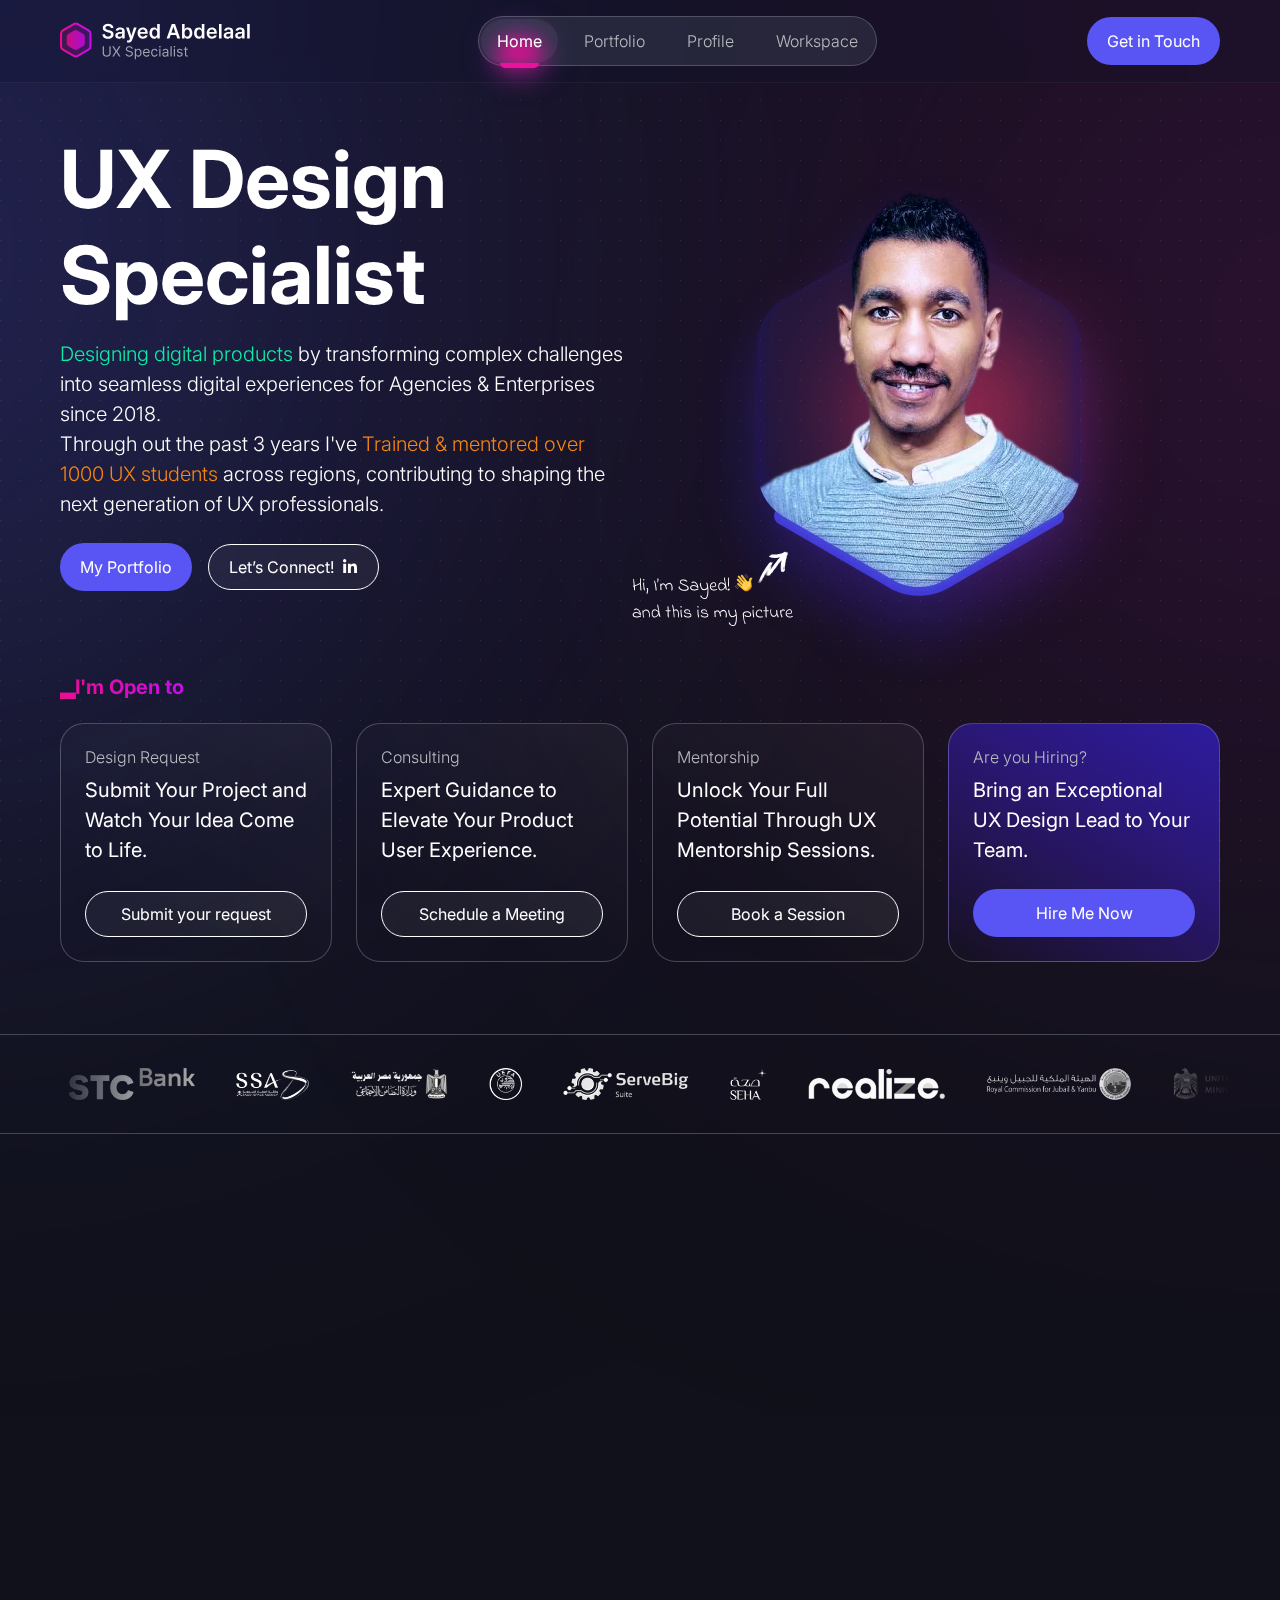
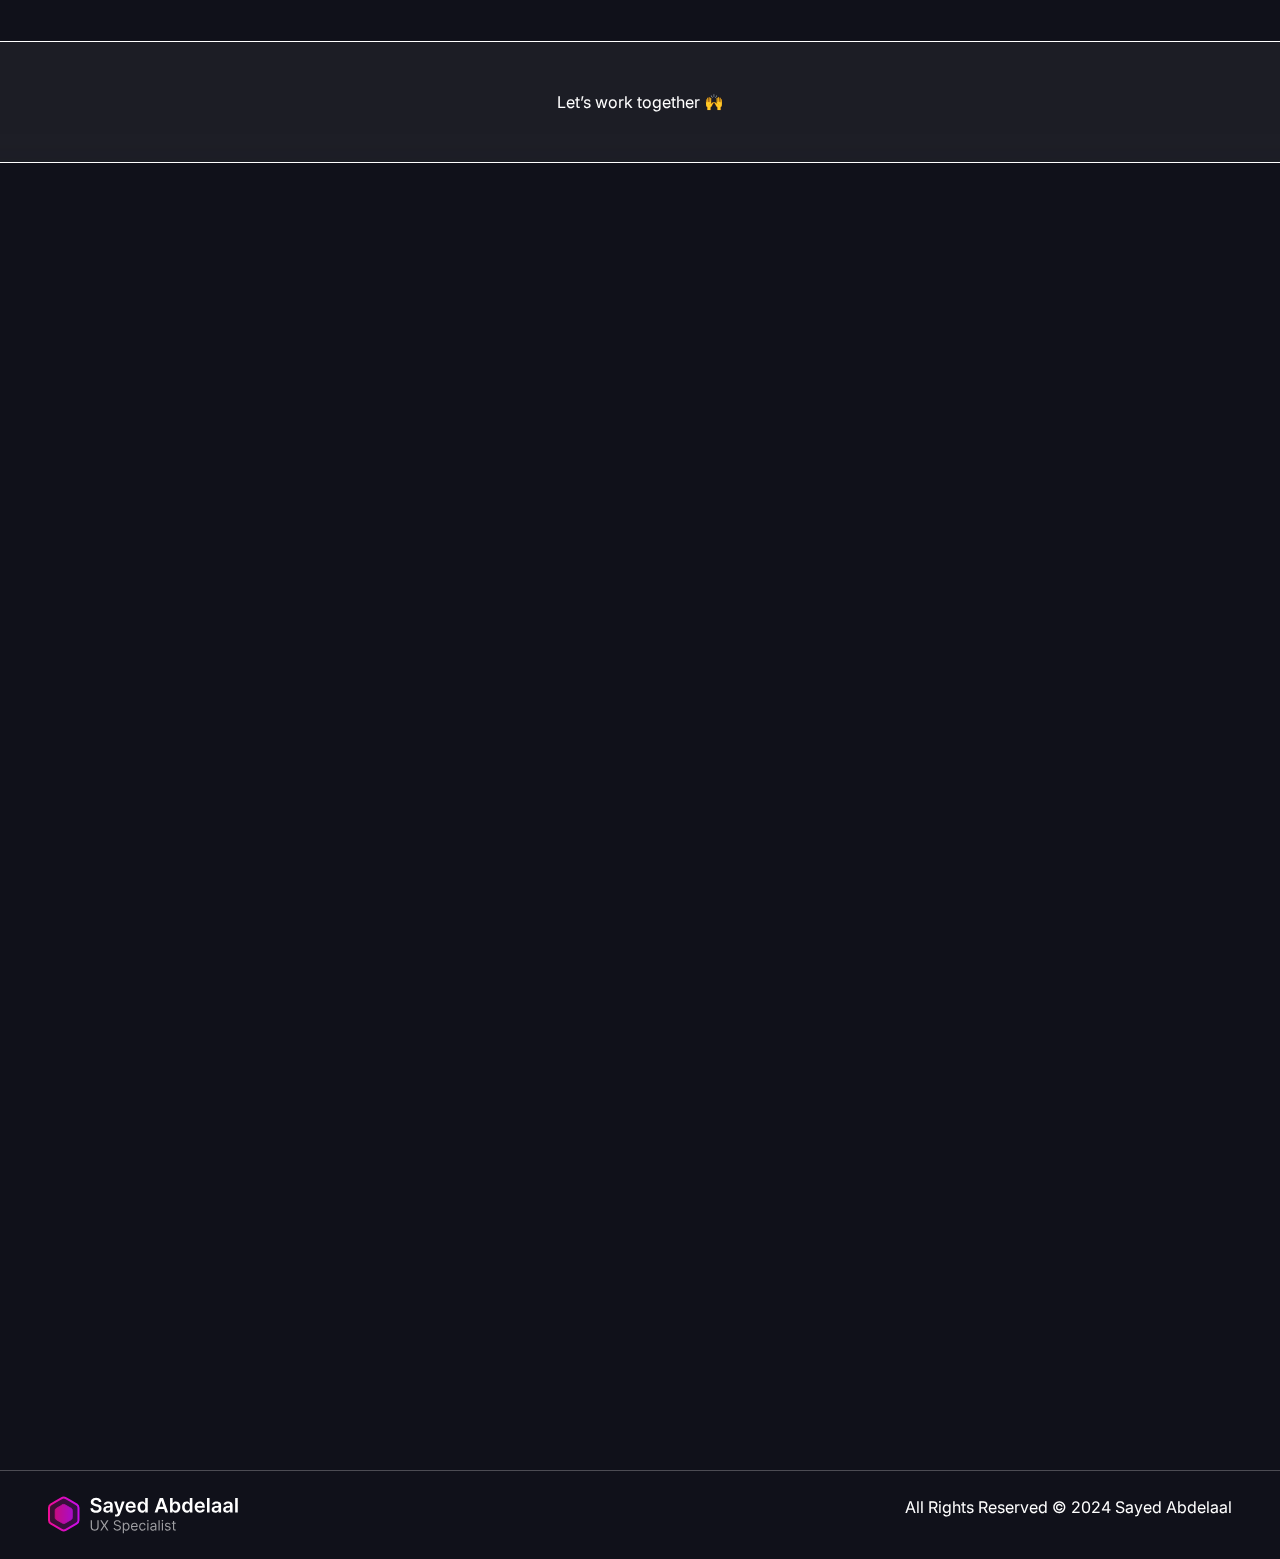
<file: index.html>
<!DOCTYPE html>
<html data-bs-theme="dark" lang="en">

<head>
    <meta charset="utf-8">
    <meta name="viewport" content="width=device-width, initial-scale=1.0, shrink-to-fit=no">
    <title>Sayed Abdelaal</title>
    <meta name="twitter:description" content="Sayed Abdelaal | UX Design Specialist | UX Instructor | UX Mentor">
    <meta property="og:title" content="Sayed Abdelaal">
    <meta name="twitter:image" content="https://sayed-abdelaal.com/assets/img/Home/OG-Thumbnail.webp">
    <meta property="og:type" content="website">
    <meta property="og:description" content="Sayed Abdelaal | UX Design Specialist | UX Instructor | UX Mentor">
    <meta name="twitter:title" content="Sayed Abdelaal">
    <meta name="description" content="Sayed Abdelaal | UX Design Specialist | UX Instructor | UX Mentor">
    <meta property="og:image" content="https://sayed-abdelaal.com/assets/img/Home/OG-Thumbnail.webp">
    <script type="application/ld+json">
        {
            "@context": "http://schema.org",
            "@type": "WebSite",
            "name": "sayed abdelaal",
            "url": "https://sayed-abdelaal.com/"
        }
    </script>
    <link rel="icon" type="image/webp" sizes="500x500" href="assets/img/Home/fac-ico.webp">
    <link rel="icon" type="image/webp" sizes="500x500" href="assets/img/Home/fac-ico.webp" media="(prefers-color-scheme: dark)">
    <link rel="icon" type="image/webp" sizes="500x500" href="assets/img/Home/fac-ico.webp">
    <link rel="icon" type="image/webp" sizes="500x500" href="assets/img/Home/fac-ico.webp" media="(prefers-color-scheme: dark)">
    <link rel="icon" type="image/webp" sizes="500x500" href="assets/img/Home/fac-ico.webp">
    <link rel="icon" type="image/webp" sizes="500x500" href="assets/img/Home/fac-ico.webp">
    <link rel="icon" type="image/webp" sizes="500x500" href="assets/img/Home/fac-ico.webp">
    <link rel="stylesheet" href="assets/bootstrap/css/bootstrap.min.css">
    <link rel="stylesheet" href="https://fonts.googleapis.com/css?family=Inter:200,300,400,500,600,700,800,900&amp;display=swap">
    <link rel="stylesheet" href="assets/css/swiper-icons.css">
    <link rel="stylesheet" href="assets/fonts/ionicons.min.css">
    <link rel="stylesheet" href="assets/css/bs-theme-overrides.css">
    <link rel="stylesheet" href="assets/css/aos.min.css">
    <link rel="stylesheet" href="assets/css/animate.min.css">
    <link rel="stylesheet" href="assets/css/Infinite-Scroller.css">
    <link rel="stylesheet" href="assets/css/Lightbox-Gallery-baguetteBox.min.css">
    <link rel="stylesheet" href="assets/css/Navbar-Centered-Links-icons.css">
    <link rel="stylesheet" href="assets/css/styles.css">
<!-- Google tag (gtag.js) -->
<script async src="https://www.googletagmanager.com/gtag/js?id=G-3WMWEPDK91"></script>
<script>
  window.dataLayer = window.dataLayer || [];
  function gtag(){dataLayer.push(arguments);}
  gtag('js', new Date());

  gtag('config', 'G-3WMWEPDK91');
</script>
</head>

<body>
    <section class="bg-fx-style">
        <div class="container-fluid" style="height: 100%;">
            <div class="row row-cols-2 row-cols-sm-3 h-100">
                <div class="col d-flex justify-content-center justify-content-sm-start p-0"><img class="fx" src="assets/img/Body/Left-bg-fx.svg"></div>
                <div class="col d-none d-sm-inline-block">
                    <div></div>
                </div>
                <div class="col d-flex justify-content-center justify-content-sm-end p-0"><img class="fx" src="assets/img/Body/Right-bg-fx.svg"></div>
            </div>
        </div>
    </section>
    <nav class="navbar navbar-expand-md sticky-top py-3 px-xl-5" id="navbar-scroll">
        <div class="container-fluid"><a class="navbar-brand d-flex align-items-center" href="index.html"><img src="assets/img/Body/Sayed-Logo.svg"></a><button data-bs-toggle="collapse" class="navbar-toggler" data-bs-target="#navcol-4"><span class="visually-hidden">Toggle navigation</span><span class="navbar-toggler-icon d-flex justify-content-center align-items-center"><svg xmlns="http://www.w3.org/2000/svg" width="1em" height="1em" viewBox="0 0 20 20" fill="none" class="fs-1">

                        <path fill-rule="evenodd" clip-rule="evenodd" d="M3 5C3 4.44772 3.44772 4 4 4H16C16.5523 4 17 4.44772 17 5C17 5.55228 16.5523 6 16 6H4C3.44772 6 3 5.55228 3 5Z" fill="currentColor"></path>
                        <path fill-rule="evenodd" clip-rule="evenodd" d="M3 10C3 9.44772 3.44772 9 4 9H16C16.5523 9 17 9.44772 17 10C17 10.5523 16.5523 11 16 11H4C3.44772 11 3 10.5523 3 10Z" fill="currentColor"></path>
                        <path fill-rule="evenodd" clip-rule="evenodd" d="M3 15C3 14.4477 3.44772 14 4 14H16C16.5523 14 17 14.4477 17 15C17 15.5523 16.5523 16 16 16H4C3.44772 16 3 15.5523 3 15Z" fill="currentColor"></path>
                    </svg></span></button>
            <div class="collapse navbar-collapse menu-mob" id="navcol-4">
                <ul class="navbar-nav mx-auto">
                    <li class="nav-item ms-md-0"><a class="nav-link active" href="index.html">Home<div class="div-ind-d"></div>
                            <div class="div-ind-u"></div>
                        </a></li>
                    <li class="nav-item" data-bs-toggle="tooltip" data-bss-tooltip="" data-bs-placement="bottom" title="In-progress"><a class="nav-link" data-bs-toggle="modal" data-bs-target="#modal-2" href="password.html">Portfolio<div class="div-ind-d"></div>
                            <div class="div-ind-u"></div>
                        </a></li>
                    <li class="nav-item"><a class="nav-link" href="profile.html">Profile<div class="div-ind-d"></div>
                            <div class="div-ind-u"></div>
                        </a></li>
                    <li class="nav-item me-md-0" data-bs-toggle="tooltip" data-bss-tooltip="" data-bs-placement="bottom" title="In-progress"><a class="nav-link" href="workspace.html">Workspace<div class="div-ind-d"></div>
                            <div class="div-ind-u"></div>
                        </a></li>
                </ul><a class="btn btn-primary border rounded-pill border-0" role="button" href="contact-form.html">Get in Touch</a>
            </div>
        </div>
    </nav>
    <section class="px-xl-5">
        <div class="container-fluid py-5">
            <div class="row flex-column-reverse flex-lg-row mb-5 Home-Bio">
                <div class="col d-xxl-flex flex-lg-column justify-content-xxl-center">
                    <h1 class="display-1 fw-bold mb-3" data-aos="fade-up" data-aos-duration="600">UX&nbsp;Design Specialist</h1>
                    <p class="lead mb-4" data-aos="fade-up" data-aos-duration="600" data-aos-delay="100"><span style="color: rgb(12, 237, 166);">Designing digital products</span> by transforming complex challenges into seamless digital experiences for Agencies &amp; Enterprises since 2018.<br>Through out the past 3 years I've <span style="color: rgb(246, 133, 17);">Trained &amp; mentored over 1000 UX students</span> across regions, contributing to shaping the next generation of UX professionals.</p>
                    <div data-aos="fade-up" data-aos-duration="600" data-aos-delay="150" class="mx-0 hero-buttons"><a class="btn btn-primary border rounded-pill border-0" role="button" href="portfolio.html" data-bs-target="#modal-2" data-bs-toggle="modal">My Portfolio</a><a class="btn btn-outline-primary rounded-pill ms-lg-3 mt-3 mt-lg-0" role="button" href="https://www.linkedin.com/in/sayed-abdelaal/" target="_blank">Let’s Connect!<span class="ms-2"><svg xmlns="http://www.w3.org/2000/svg" viewBox="-32 0 512 512" width="1em" height="1em" fill="currentColor" data-bss-hover-animate="swing" style="margin-top: -3px;">
                                    <!--! Font Awesome Free 6.4.2 by @fontawesome - https://fontawesome.com License - https://fontawesome.com/license/free (Icons: CC BY 4.0, Fonts: SIL OFL 1.1, Code: MIT License) Copyright 2023 Fonticons, Inc. -->
                                    <path d="M100.28 448H7.4V148.9h92.88zM53.79 108.1C24.09 108.1 0 83.5 0 53.8a53.79 53.79 0 0 1 107.58 0c0 29.7-24.1 54.3-53.79 54.3zM447.9 448h-92.68V302.4c0-34.7-.7-79.2-48.29-79.2-48.29 0-55.69 37.7-55.69 76.7V448h-92.78V148.9h89.08v40.8h1.3c12.4-23.5 42.69-48.3 87.88-48.3 94 0 111.28 61.9 111.28 142.3V448z"></path>
                                </svg></span></a></div>
                </div>
                <div class="col-lg-auto text-center px-0 px-xl-5" data-aos="fade-up-left" data-aos-duration="600" data-aos-delay="200"><img class="img-fluid" src="assets/img/Home/Image.webp" style="/*max-height: 500px;*/"><img class="img-fluid d-none d-sm-none d-lg-flex hi-sayed hi-sayed-animation" src="assets/img/General/Hi.png"></div>
            </div>
            <h5 class="fw-bold d-inline-block mb-4 text-gradient" data-aos="fade-right" data-aos-duration="600" data-aos-delay="300">▂I'm Open to</h5>
            <div class="row gy-4 row-cols-1 row-cols-lg-2 row-cols-xl-4">
                <div class="col" data-aos="fade-up" data-aos-duration="600" data-aos-delay="400">
                    <div class="d-flex flex-column col position-relative card-0">
                        <h6 class="text-body-tertiary mb-2">Design Request</h6>
                        <p class="lead fw-normal d-inline-block flex-fill mb-4">Submit Your Project and Watch Your Idea Come to Life.</p><a class="btn btn-outline-primary rounded-pill" role="button" href="design-request.html">Submit your request</a>
                    </div>
                </div>
                <div class="col" data-aos="fade-up" data-aos-duration="600" data-aos-delay="450">
                    <div class="d-flex flex-column col position-relative card-0">
                        <h6 class="text-body-tertiary mb-2">Consulting</h6>
                        <p class="lead fw-normal d-inline-block flex-fill mb-4">Expert Guidance to Elevate Your Product User Experience.</p><a class="btn btn-outline-primary rounded-pill" role="button" href="https://zcal.co/sayedux/30min-meeting" target="_blank">Schedule a Meeting</a>
                    </div>
                </div>
                <div class="col" data-aos="fade-up" data-aos-duration="600" data-aos-delay="500">
                    <div class="d-flex flex-column col position-relative card-0">
                        <h6 class="text-body-tertiary mb-2">Mentorship</h6>
                        <p class="lead fw-normal d-inline-block flex-fill mb-4">Unlock Your Full Potential Through UX Mentorship Sessions.</p><a class="btn btn-outline-primary rounded-pill" role="button" href="https://zcal.co/sayedux/mentorship-session" target="_blank">Book a Session</a>
                    </div>
                </div>
                <div class="col" data-aos="fade-up" data-aos-duration="600" data-aos-delay="550">
                    <div class="d-flex flex-column col position-relative card-cta">
                        <h6 class="text-body-tertiary mb-2">Are you Hiring?</h6>
                        <p class="lead fw-normal d-inline-block flex-fill mb-4">Bring an Exceptional UX Design Lead to Your Team.</p><a class="btn btn-primary border rounded-pill border-0" role="button" href="contact-form.html">Hire Me Now</a>
                    </div>
                </div>
            </div>
        </div>
    </section>
    <section class="d-flex align-items-center my-4 px-xl-5 clients-section">
        <div class="pause-on-hover infinite-scroller">
            <div class="scrollable">
                <div><img src="assets/img/Clients-Logos/STC-Bank.webp"><img src="assets/img/Clients-Logos/SSA.webp"><img src="assets/img/Clients-Logos/Social-ministry.webp"><img src="assets/img/Clients-Logos/UEFA%20logo.webp"><img src="assets/img/Clients-Logos/Servebig.webp"><img src="assets/img/Clients-Logos/SEHA.webp"><img src="assets/img/Clients-Logos/realize.webp"><img src="assets/img/Clients-Logos/RCJY.webp"><img src="assets/img/Clients-Logos/MOE.webp"><img src="assets/img/Clients-Logos/MOCIT.webp"><img src="assets/img/Clients-Logos/MCIT-EG.webp"><img src="assets/img/Clients-Logos/ISDB.webp"><img src="assets/img/Clients-Logos/IHF.webp"><img src="assets/img/Clients-Logos/HSA.webp"><img src="assets/img/Clients-Logos/grid.webp"><img src="assets/img/Clients-Logos/GEM.webp"><img src="assets/img/Clients-Logos/Find-square.webp"><img src="assets/img/Clients-Logos/FAB.webp"><img src="assets/img/Clients-Logos/EHS.webp"><img src="assets/img/Clients-Logos/egypt-post.webp"><img src="assets/img/Clients-Logos/EDA.webp"><img src="assets/img/Clients-Logos/E-courte.webp"><img src="assets/img/Clients-Logos/DCC.webp"><img src="assets/img/Clients-Logos/Contact%20cars.webp"><img src="assets/img/Clients-Logos/Co-Court.webp"><img src="assets/img/Clients-Logos/Clubenz.webp"><img src="assets/img/Clients-Logos/CFC.webp"><img src="assets/img/Clients-Logos/Aosc-m.webp"><img src="assets/img/Clients-Logos/AIPA.webp"></div>
                <div><img src="assets/img/Clients-Logos/STC-Bank.webp"><img src="assets/img/Clients-Logos/SSA.webp"><img src="assets/img/Clients-Logos/Social-ministry.webp"><img src="assets/img/Clients-Logos/UEFA%20logo.webp"><img src="assets/img/Clients-Logos/Servebig.webp"><img src="assets/img/Clients-Logos/SEHA.webp"><img src="assets/img/Clients-Logos/realize.webp"><img src="assets/img/Clients-Logos/RCJY.webp"><img src="assets/img/Clients-Logos/MOE.webp"><img src="assets/img/Clients-Logos/MOCIT.webp"><img src="assets/img/Clients-Logos/MCIT-EG.webp"><img src="assets/img/Clients-Logos/ISDB.webp"><img src="assets/img/Clients-Logos/IHF.webp"><img src="assets/img/Clients-Logos/HSA.webp"><img src="assets/img/Clients-Logos/grid.webp"><img src="assets/img/Clients-Logos/GEM.webp"><img src="assets/img/Clients-Logos/Find-square.webp"><img src="assets/img/Clients-Logos/FAB.webp"><img src="assets/img/Clients-Logos/EHS.webp"><img src="assets/img/Clients-Logos/egypt-post.webp"><img src="assets/img/Clients-Logos/EDA.webp"><img src="assets/img/Clients-Logos/E-courte.webp"><img src="assets/img/Clients-Logos/DCC.webp"><img src="assets/img/Clients-Logos/Contact%20cars.webp"><img src="assets/img/Clients-Logos/Co-Court.webp"><img src="assets/img/Clients-Logos/Clubenz.webp"><img src="assets/img/Clients-Logos/CFC.webp"><img src="assets/img/Clients-Logos/Aosc-m.webp"><img src="assets/img/Clients-Logos/AIPA.webp"></div>
            </div>
        </div>
    </section>
    <section class="px-xl-5">
        <div class="container-fluid py-5">
            <h5 class="fw-bold d-inline-block mb-4 text-gradient" data-aos="fade-right">▂Recent Work</h5>
            <h5 class="fw-bold d-inline-block mb-4 ms-1" data-aos="fade-right">🔥</h5>
            <div class="row gy-4 row-cols-1 row-cols-lg-2 mb-4">
                <div class="col" data-aos="fade-up" data-aos-duration="600">
                    <div class="d-flex flex-column col position-relative card-0"><img class="img-fluid mb-4 rounded-3" src="assets/img/Home/image-Smart-Bricks.webp">
                        <h6 class="text-body-tertiary mb-2">Smart Bricks </h6>
                        <p class="lead d-inline-block">I designed the MVP-V1 of Smart Bricks to empower real estate investors with AI-driven analytics, enabling informed decision-making. This strategic UX design <span style="color: rgb(246, 133, 17);">boosted landing page conversions by 70%</span> and <span style="color: rgb(12, 237, 166);">increased closed deals from 6% to 28%</span> after one month.</p>
                        <figure class="figure d-block flex-fill">
                            <figcaption class="figure-caption blockquote-footer mt-0 mb-4">Associated with&nbsp;<span><a class="fw-semibold" href="https://www.linkedin.com/in/nada-hazem-635408127/" target="_blank" rel="external">Nada Hazem</a></span>&nbsp;Smart Bricks' CTO | Product Consultant</figcaption>
                        </figure><a class="btn btn-outline-primary rounded-pill" role="button" href="portfolio/smart-bricks.html">Read the full story<span class="ms-2"></span><svg xmlns="http://www.w3.org/2000/svg" viewBox="-32 0 512 512" width="1em" height="1em" fill="currentColor" data-bss-hover-animate="swing" style="margin-top: -3px;">
                                <!--! Font Awesome Free 6.4.2 by @fontawesome - https://fontawesome.com License - https://fontawesome.com/license/free (Icons: CC BY 4.0, Fonts: SIL OFL 1.1, Code: MIT License) Copyright 2023 Fonticons, Inc. -->
                                <path d="M438.6 278.6c12.5-12.5 12.5-32.8 0-45.3l-160-160c-12.5-12.5-32.8-12.5-45.3 0s-12.5 32.8 0 45.3L338.8 224 32 224c-17.7 0-32 14.3-32 32s14.3 32 32 32l306.7 0L233.4 393.4c-12.5 12.5-12.5 32.8 0 45.3s32.8 12.5 45.3 0l160-160z"></path>
                            </svg></a>
                    </div>
                </div>
                <div class="col" data-aos="fade-up" data-aos-duration="600" data-aos-delay="100">
                    <div class="d-flex flex-column col position-relative card-0"><img class="img-fluid mb-4 rounded-3" src="assets/img/Home/image-FindSquar.webp">
                        <h6 class="text-body-tertiary mb-2">Find Square </h6>
                        <p class="lead d-inline-block">I <span style="color: rgb(246, 133, 17);">led the UX design revamp</span> of Find Square’s Web Platform, Dashboard, and Mobile Apps&nbsp;to improve usability for end-users and streamline workflows for service providers, <span style="color: rgb(12, 237, 166);">boosting bookings from zero to 250+</span> in One Month through thoughtful design and seamless user experience.</p>
                        <figure class="figure d-block flex-fill">
                            <figcaption class="figure-caption blockquote-footer mt-0 mb-4">Associated with&nbsp;<span><a class="fw-semibold" href="https://www.linkedin.com/in/nada-hazem-635408127/" target="_blank" rel="external">Azzam Al Hadlaq</a></span>&nbsp;Find Square's Co-Founder.</figcaption>
                        </figure><a class="btn btn-outline-primary rounded-pill" role="button" href="portfolio/find-square.html">Read the full story<span class="ms-2"></span><svg xmlns="http://www.w3.org/2000/svg" viewBox="-32 0 512 512" width="1em" height="1em" fill="currentColor" data-bss-hover-animate="swing" style="margin-top: -3px;">
                                <!--! Font Awesome Free 6.4.2 by @fontawesome - https://fontawesome.com License - https://fontawesome.com/license/free (Icons: CC BY 4.0, Fonts: SIL OFL 1.1, Code: MIT License) Copyright 2023 Fonticons, Inc. -->
                                <path d="M438.6 278.6c12.5-12.5 12.5-32.8 0-45.3l-160-160c-12.5-12.5-32.8-12.5-45.3 0s-12.5 32.8 0 45.3L338.8 224 32 224c-17.7 0-32 14.3-32 32s14.3 32 32 32l306.7 0L233.4 393.4c-12.5 12.5-12.5 32.8 0 45.3s32.8 12.5 45.3 0l160-160z"></path>
                            </svg></a>
                    </div>
                </div>
            </div>
            <div class="row" data-aos="fade-up" data-aos-duration="600">
                <div class="col d-flex justify-content-center"><a class="btn btn-outline-link rounded-pill" role="button" data-bs-toggle="modal" data-bss-tooltip="" data-bs-placement="bottom" data-bs-target="#modal-2" title="In-progress">View Portfolio<span class="ms-2"></span><svg xmlns="http://www.w3.org/2000/svg" viewBox="-32 0 512 512" width="1em" height="1em" fill="currentColor" data-bss-hover-animate="swing" style="margin-top: -3px;">
                            <!--! Font Awesome Free 6.4.2 by @fontawesome - https://fontawesome.com License - https://fontawesome.com/license/free (Icons: CC BY 4.0, Fonts: SIL OFL 1.1, Code: MIT License) Copyright 2023 Fonticons, Inc. -->
                            <path d="M438.6 278.6c12.5-12.5 12.5-32.8 0-45.3l-160-160c-12.5-12.5-32.8-12.5-45.3 0s-12.5 32.8 0 45.3L338.8 224 32 224c-17.7 0-32 14.3-32 32s14.3 32 32 32l306.7 0L233.4 393.4c-12.5 12.5-12.5 32.8 0 45.3s32.8 12.5 45.3 0l160-160z"></path>
                        </svg></a></div>
            </div>
        </div>
    </section>
    <section class="px-xl-5">
        <div class="container-fluid py-4">
            <h5 class="fw-bold d-inline-block mb-4 text-gradient" data-aos="fade-right">__The way I work</h5>
            <h5 class="fw-bold d-inline-block mb-4 ms-1" data-aos="fade-right">🚀</h5>
            <div class="row gy-4 row-cols-1 row-cols-xxl-2">
                <div class="col" data-aos="fade-up" data-aos-duration="600">
                    <div class="d-flex flex-column col position-relative card-1"><img class="img-fluid" src="assets/img/Home/Double%20Diamond@2x.webp"></div>
                </div>
                <div class="col">
                    <div>
                        <div class="d-flex flex-column col position-relative card-0 mb-4" data-aos="fade-up" data-aos-duration="600" data-aos-delay="100">
                            <p class="d-flex mb-1">&nbsp;<span class="icon-way-i-work"><i class="icon ion-android-checkmark-circle fs-4"></i></span>I prioritize both needs of users and the businesses while I am designing.</p>
                            <p class="d-flex mb-1">&nbsp;<span class="icon-way-i-work"><i class="icon ion-android-checkmark-circle fs-4"></i></span>I base my design decisions on thorough user research, while also striving to maintain high design standards.</p>
                            <p class="d-flex mb-1">&nbsp;<span class="icon-way-i-work"><i class="icon ion-android-checkmark-circle fs-4"></i></span>I understand that the product development process is not always straightforward and therefore, I am involved in all phases of production.</p>
                        </div>
                        <div class="d-flex flex-column col position-relative card-0" data-aos="fade-up" data-aos-duration="600" data-aos-delay="200">
                            <h6 class="text-body-tertiary mb-2">Tools I use for my daily work ✦</h6>
                            <ul class="list-unstyled d-flex flex-wrap gap-3 my-3">
                                <li><img class="img-fluid" data-bs-toggle="tooltip" data-bss-tooltip="" src="assets/img/Body/Figma.svg" style="max-width: 40px;" title="Figma &amp; Figjam"></li>
                                <li><img class="img-fluid" data-bs-toggle="tooltip" data-bss-tooltip="" src="assets/img/Body/Miro.svg" style="max-width: 40px;" title="Miro"></li>
                                <li><img class="img-fluid" data-bs-toggle="tooltip" data-bss-tooltip="" src="assets/img/Body/Notion.svg" style="max-width: 40px;" title="Notion"></li>
                                <li><img class="img-fluid" data-bs-toggle="tooltip" data-bss-tooltip="" src="assets/img/Body/Teams.svg" style="max-width: 40px;" title="Teams"></li>
                                <li><img class="img-fluid" data-bs-toggle="tooltip" data-bss-tooltip="" src="assets/img/Body/Useberry.svg" style="max-width: 40px;" title="Useberry"></li>
                                <li><img class="img-fluid" data-bs-toggle="tooltip" data-bss-tooltip="" src="assets/img/Body/mind-meister.svg" style="max-width: 40px;" title="Mind Meister"></li>
                                <li><img class="img-fluid" data-bs-toggle="tooltip" data-bss-tooltip="" src="assets/img/Body/Mobbin.svg" style="max-width: 40px;" title="Mobbin"></li>
                                <li><img class="img-fluid" data-bs-toggle="tooltip" data-bss-tooltip="" src="assets/img/Body/survey-monkey.svg" style="max-width: 40px;" title="Survey Monkey"></li>
                                <li><img class="img-fluid" data-bs-toggle="tooltip" data-bss-tooltip="" src="assets/img/Body/optimal-workshop.svg" style="max-width: 40px;" title="Optimal Workshop"></li>
                                <li><img class="img-fluid" data-bs-toggle="tooltip" data-bss-tooltip="" src="assets/img/Body/medium.svg" style="max-width: 40px;" title="Medium"></li>
                            </ul>
                            <p class="fw-normal d-inline-block flex-fill mb-0">The best way to stay on top of my work is by using these four essential tools, either working solo or collaboratively in team.</p>
                        </div>
                    </div>
                </div>
            </div>
        </div>
    </section>
    <section class="my-4"><a class="btn btn-outline-primary d-flex justify-content-center justify-content-xxl-center rounded-0 py-5 w-100 border-start-0 border-end-0" role="button" href="design-request.html">Let’s work together 🙌</a></section>
    <section class="px-xl-5">
        <div class="container-fluid py-5">
            <h5 class="fw-bold d-inline-block mb-4 text-gradient" data-aos="fade-right">__People I work with says</h5>
            <h5 class="fw-bold d-inline-block mb-4 ms-1" data-aos="fade-right">😍</h5>
            <div class="column-counter">
                <div class="d-inline-block card-testimonial" data-aos="fade-up" data-aos-duration="600">
                    <div class="d-flex flex-row align-items-center mb-3"><img class="rounded-circle img-fluid me-3" src="assets/img/Home/Lander-Muruaga.webp" style="max-width: 70px;">
                        <div>
                            <h6 class="fw-semibold mb-2">Lander Muruaga</h6>
                            <p class="mb-0 title">Head of Product Design @ UEFA</p>
                        </div>
                    </div>
                    <p class="fw-light d-inline-block flex-fill mb-0">Sayed Abdelaal is an exceptional Senior UX Design Specialist who <strong><span style="color: rgb(12, 237, 166);">consistently delivered impactful, user-centered solutions</span></strong> across key UEFA projects like the VIP Tickets App, Accreditation Delivery Portal, and VISTA Stadium Maps.<br>His expertise in <strong><span style="color: rgb(246, 133, 17);">user research, usability testing, and maintaining the B2B design system</span></strong> ensured cohesive, scalable designs aligned with UEFA’s goals and brand identity. <br>Sayed’s ability to <strong><span style="color: rgb(12, 237, 166);">manage multiple projects, collaborate effectively</span></strong> with cross-functional teams, and <strong><span style="color: rgb(12, 237, 166);">communicate design insights</span></strong> made him an invaluable asset.</p>
                </div>
                <div class="d-inline-block card-testimonial" data-aos="fade-up" data-aos-duration="600" data-aos-delay="50">
                    <div class="d-flex flex-row align-items-center mb-3"><img class="rounded-circle img-fluid me-3" src="assets/img/Home/Victor-Baroli.webp" style="max-width: 70px;">
                        <div>
                            <h6 class="fw-semibold mb-2">Victor Baroli</h6>
                            <p class="mb-0 title">Senior Product Designer @ UEFA</p>
                        </div>
                    </div>
                    <p class="fw-light d-inline-block flex-fill mb-0">Working with Sayed Abdelaal was a privilege. His ability to balance user needs with business goals was evident in projects like UEFA Go and the Media Portal, where his user research and usability testing informed intuitive, impactful designs.<br>Sayed’s <strong><span style="color: rgb(12, 237, 166);">leadership on the B2B design system</span></strong> showcased his strength in creating scalable frameworks, while his <strong><span style="color: rgb(12, 237, 166);">collaborative approach</span></strong> fostered seamless teamwork across disciplines.<br>Sayed is a talented UX professional who <strong><span style="color: rgb(246, 133, 17);">consistently elevates the quality</span> </strong>of any project he contributes to. I highly recommend him.</p>
                </div>
                <div class="d-inline-block card-testimonial" data-aos="fade-up" data-aos-duration="600" data-aos-delay="100">
                    <div class="d-flex flex-row align-items-center mb-3"><img class="rounded-circle img-fluid me-3" src="assets/img/Home/Ahmed-Farouk.webp" style="max-width: 70px;">
                        <div>
                            <h6 class="fw-semibold mb-2">Ahmed Farouk</h6>
                            <p class="mb-0 title">Product @ Contactcars.com</p>
                        </div>
                    </div>
                    <p class="fw-light d-inline-block flex-fill mb-0">I had the opportunity to work with Sayed, a talented Product UI/UX designer, and <strong><span style="color: rgb(12, 237, 166);">I was consistently impressed by his creativity, attention to detail, and user-centric approach</span></strong>. Over the time we worked together, Sayed demonstrated an exceptional ability to understand complex product requirements and translate them into intuitive, beautiful designs.<br><br>His <strong><span style="color: rgb(246, 133, 17);">collaborative spirit</span></strong>, combined with his technical skills, made him an integral part of our team. <strong><span style="color: rgb(246, 133, 17);">He was always open to feedback</span></strong>, and his designs not only enhanced user experience but also aligned perfectly with our business objectives.<br>If you’re looking for a designer who brings both creativity and practicality to the table, I highly recommend Sayed. He’s a true asset to any product team.</p>
                </div>
                <div class="d-inline-block card-testimonial" data-aos="fade-up" data-aos-duration="600" data-aos-delay="150">
                    <div class="d-flex flex-row align-items-center mb-3"><img class="rounded-circle img-fluid me-3" src="assets/img/Home/Amy-Ogg.webp" style="max-width: 70px;">
                        <div>
                            <h6 class="fw-semibold mb-2">Amy Ogg</h6>
                            <p class="mb-0 title">Mentor Team Lead @IterateUX</p>
                        </div>
                    </div>
                    <p class="fw-light d-inline-block flex-fill mb-0">We are so thankful to have you aboard our mentor team, Sayed Abdelaal‬‏! <span style="color: rgb(12, 237, 166);">You have already made such an impact at IterateUX</span> over these last few months, and <strong><span style="color: rgb(246, 133, 17);">your mentees and teams are so fortunate to benefit &amp; learn from your guidance and mentorship!</span></strong> Thank you for sharing of your time and expertise with our community! 🚀</p>
                </div>
                <div class="d-inline-block card-testimonial" data-aos="fade-up" data-aos-duration="600" data-aos-delay="200">
                    <div class="d-flex flex-row align-items-center mb-3"><img class="rounded-circle img-fluid me-3" src="assets/img/Home/Nada-Hazem.webp" style="max-width: 70px;">
                        <div>
                            <h6 class="fw-semibold mb-2">Nada Hazem</h6>
                            <p class="mb-0 title">Product Consultant @ ISM e-Group</p>
                        </div>
                    </div>
                    <p class="fw-light d-inline-block flex-fill mb-0">..............................................</p>
                </div>
                <div class="d-inline-block card-testimonial" data-aos="fade-up" data-aos-duration="600" data-aos-delay="250">
                    <div class="d-flex flex-row align-items-center mb-3"><img class="rounded-circle img-fluid me-3" src="assets/img/Home/Julieth-Fajardo.webp" style="max-width: 70px;">
                        <div>
                            <h6 class="fw-semibold mb-2">Julieth Fajardo</h6>
                            <p class="mb-0 title">Co-Founder @Cherry On Tech</p>
                        </div>
                    </div>
                    <p class="fw-light d-inline-block flex-fill mb-0">..............................................</p>
                </div>
            </div>
        </div>
    </section>
    <footer class="mb-2 overflow-hidden">
        <div class="container-fluid pt-4 pt-lg-5 px-0 overflow-hidden">
            <hr style="border-color: rgb(255, 255, 255);border-top-color: rgb(255,;border-right-color: 255,;border-bottom-color: 255);border-left-color: 255,;">
            <div class="row gy-4 gy-md-2 row-cols-1 row-cols-md-2 mt-0 px-3 px-xl-5">
                <div class="col d-flex justify-content-center justify-content-md-start"><a class="navbar-brand d-flex align-items-center" href="index.html"><img src="assets/img/Body/Sayed-Logo.svg"></a></div>
                <div class="col d-flex justify-content-center justify-content-md-end">
                    <p class="text-center">All Rights Reserved © 2024 Sayed Abdelaal</p>
                </div>
            </div>
            <div class="d-flex flex-column justify-content-start align-items-center flex-sm-row pt-3 px-xl-5"></div>
        </div>
    </footer>
    <div class="modal fade" role="dialog" tabindex="-1" id="passwordModal" aria-labelledby="passwordModalLabel" aria-hidden="true">
        <div class="modal-dialog modal-dialog-centered modal-dialog-scrollable modal-fullscreen-md-down" role="document">
            <div class="modal-content">
                <div class="modal-header">
                    <h6 class="modal-title">Case Study is Locked<span class="ms-2"><svg xmlns="http://www.w3.org/2000/svg" viewBox="-32 0 512 512" width="1em" height="1em" fill="currentColor">
                                <!--! Font Awesome Free 6.4.2 by @fontawesome - https://fontawesome.com License - https://fontawesome.com/license/free (Icons: CC BY 4.0, Fonts: SIL OFL 1.1, Code: MIT License) Copyright 2023 Fonticons, Inc. -->
                                <path d="M144 144v48H304V144c0-44.2-35.8-80-80-80s-80 35.8-80 80zM80 192V144C80 64.5 144.5 0 224 0s144 64.5 144 144v48h16c35.3 0 64 28.7 64 64V448c0 35.3-28.7 64-64 64H64c-35.3 0-64-28.7-64-64V256c0-35.3 28.7-64 64-64H80z"></path>
                            </svg></span></h6><button class="btn-close" type="button" aria-label="Close" data-bs-dismiss="modal"></button>
                </div>
                <div class="modal-body" style="border-top-left-radius: 1.5rem;border-top-right-radius: 1.5rem;">
                    <div class="container" style="height: fit-content;">
                        <div class="row mb-2 h-100">
                            <div class="col text-center">
                                <div class="d-flex flex-column justify-content-start align-items-center w-100 position-relative" style="height: 350px;/*z-index: -1;*/"><img class="img-fluid w-50 position-absolute mt-5" src="assets/img/General/Padlock.webp"></div>
                                <div style="margin-top: -3rem;">
                                    <h2 class="display-6 fw-bold mb-4">Password Please</h2>
                                    <p class="fw-light text-white-50 mb-4">Please enter the password provided in your correspondence.</p>
                                    <form class="d-flex flex-column justify-content-center flex-wrap align-items-sm-center justify-content-xl-start align-items-xl-center py-2"><input class="form-control rounded-pill" type="password" id="passwordInput" required="" placeholder="Enter Password">
                                        <div class="text-start invalid-feedback mt-2 px-3" id="feedback"></div>
                                        <p class="fw-light mt-3"><span class="text-white-50 me-2">Are You Hiring Manager?</span><a href="hire-me.html">Request Password</a></p>
                                    </form>
                                </div>
                            </div>
                        </div>
                    </div>
                </div>
                <div class="modal-footer"><button class="btn btn-outline-primary rounded-pill" type="button" data-bs-dismiss="modal">Close</button><button class="btn btn-primary rounded-pill" id="submitPassword" type="button">Unlock Case Study<span class="ms-2"><svg xmlns="http://www.w3.org/2000/svg" viewBox="0 -32 576 576" width="1em" height="1em" fill="currentColor">
                                <!--! Font Awesome Free 6.4.2 by @fontawesome - https://fontawesome.com License - https://fontawesome.com/license/free (Icons: CC BY 4.0, Fonts: SIL OFL 1.1, Code: MIT License) Copyright 2023 Fonticons, Inc. -->
                                <path d="M352 144c0-44.2 35.8-80 80-80s80 35.8 80 80v48c0 17.7 14.3 32 32 32s32-14.3 32-32V144C576 64.5 511.5 0 432 0S288 64.5 288 144v48H64c-35.3 0-64 28.7-64 64V448c0 35.3 28.7 64 64 64H384c35.3 0 64-28.7 64-64V256c0-35.3-28.7-64-64-64H352V144z"></path>
                            </svg></span></button></div>
            </div>
        </div>
    </div>
    <div class="modal fade" role="dialog" tabindex="-1" id="modal-2">
        <div class="modal-dialog modal-dialog-centered modal-dialog-scrollable modal-fullscreen-md-down" role="document">
            <div class="modal-content">
                <div class="modal-header">
                    <h6 class="modal-title">In-progress<span class="ms-2"><svg xmlns="http://www.w3.org/2000/svg" width="1em" height="1em" viewBox="0 0 20 20" fill="none">
                                <path fill-rule="evenodd" clip-rule="evenodd" d="M12.3945 2.55279C12.2662 2.29624 12.034 2.10713 11.7568 2.03351C11.4795 1.95988 11.184 2.00885 10.9454 2.16795C10.5995 2.39858 10.3314 2.72608 10.1229 3.04791C9.90855 3.37854 9.71986 3.76148 9.553 4.16366C9.21939 4.96773 8.93911 5.93195 8.71375 6.89778C8.42752 8.12448 8.21568 9.41687 8.10004 10.4776C7.61585 10.1512 7.33491 9.78527 7.15481 9.41104C6.82729 8.73046 6.75736 7.8772 6.75736 6.75739C6.75736 6.35292 6.51372 5.98829 6.14004 5.83351C5.76637 5.67872 5.33625 5.76428 5.05025 6.05028C3.68361 7.41692 3 9.21013 3 11C3 12.7899 3.68361 14.5831 5.05025 15.9498C7.78392 18.6834 12.2161 18.6834 14.9497 15.9498C16.3164 14.5831 17 12.7899 17 11C17 9.21013 16.3164 7.41692 14.9497 6.05028C14.3584 5.45889 13.9696 5.06453 13.6021 4.5828C13.239 4.10688 12.8781 3.51991 12.3945 2.55279ZM12.1213 15.1213C10.9497 16.2929 9.05025 16.2929 7.87868 15.1213C7.29289 14.5355 7 13.7678 7 13C7 13 7.87868 13.5 9.50005 13.5C9.50005 12.5 10 9.5 10.75 9C11.25 10 11.5355 10.2929 12.1213 10.8787C12.7071 11.4645 13 12.2322 13 13C13 13.7678 12.7071 14.5355 12.1213 15.1213Z" fill="currentColor"></path>
                            </svg></span></h6><button class="btn-close" type="button" aria-label="Close" data-bs-dismiss="modal"></button>
                </div>
                <div class="modal-body" style="border-top-left-radius: 1.5rem;border-top-right-radius: 1.5rem;">
                    <div class="container" style="height: fit-content;">
                        <div class="row mb-2 h-100">
                            <div class="col text-center">
                                <div class="d-flex flex-column justify-content-start align-items-center w-100 position-relative" style="height: 350px;/*z-index: -1;*/"><img class="img-fluid w-50 position-absolute mt-5" src="assets/img/Space/flame.webp"></div>
                                <div style="margin-top: -3rem;">
                                    <h2 class="display-6 fw-bold mb-4">Hang tight,</h2>
                                    <p class="fw-light text-white-50 mb-4">I'm working on it.</p>
                                </div>
                            </div>
                        </div>
                    </div>
                </div>
                <div class="modal-footer"><button class="btn btn-primary rounded-pill" type="button" data-bs-dismiss="modal">Okay, I'm Waiting<span class="ms-2"><svg xmlns="http://www.w3.org/2000/svg" width="1em" height="1em" viewBox="0 0 20 20" fill="none">
                                <path fill-rule="evenodd" clip-rule="evenodd" d="M12.3945 2.55279C12.2662 2.29624 12.034 2.10713 11.7568 2.03351C11.4795 1.95988 11.184 2.00885 10.9454 2.16795C10.5995 2.39858 10.3314 2.72608 10.1229 3.04791C9.90855 3.37854 9.71986 3.76148 9.553 4.16366C9.21939 4.96773 8.93911 5.93195 8.71375 6.89778C8.42752 8.12448 8.21568 9.41687 8.10004 10.4776C7.61585 10.1512 7.33491 9.78527 7.15481 9.41104C6.82729 8.73046 6.75736 7.8772 6.75736 6.75739C6.75736 6.35292 6.51372 5.98829 6.14004 5.83351C5.76637 5.67872 5.33625 5.76428 5.05025 6.05028C3.68361 7.41692 3 9.21013 3 11C3 12.7899 3.68361 14.5831 5.05025 15.9498C7.78392 18.6834 12.2161 18.6834 14.9497 15.9498C16.3164 14.5831 17 12.7899 17 11C17 9.21013 16.3164 7.41692 14.9497 6.05028C14.3584 5.45889 13.9696 5.06453 13.6021 4.5828C13.239 4.10688 12.8781 3.51991 12.3945 2.55279ZM12.1213 15.1213C10.9497 16.2929 9.05025 16.2929 7.87868 15.1213C7.29289 14.5355 7 13.7678 7 13C7 13 7.87868 13.5 9.50005 13.5C9.50005 12.5 10 9.5 10.75 9C11.25 10 11.5355 10.2929 12.1213 10.8787C12.7071 11.4645 13 12.2322 13 13C13 13.7678 12.7071 14.5355 12.1213 15.1213Z" fill="currentColor"></path>
                            </svg></span></button></div>
            </div>
        </div>
    </div>
    <script src="assets/js/jquery.min.js"></script>
    <script src="assets/bootstrap/js/bootstrap.min.js"></script>
    <script src="assets/js/aos.min.js"></script>
    <script src="assets/js/bs-init.js"></script>
    <script src="assets/js/Lightbox-Gallery-baguetteBox.min.js"></script>
    <script src="assets/js/Lightbox-Gallery.js"></script>
    <script src="assets/js/scripts.js"></script>
</body>

</html>
</file>
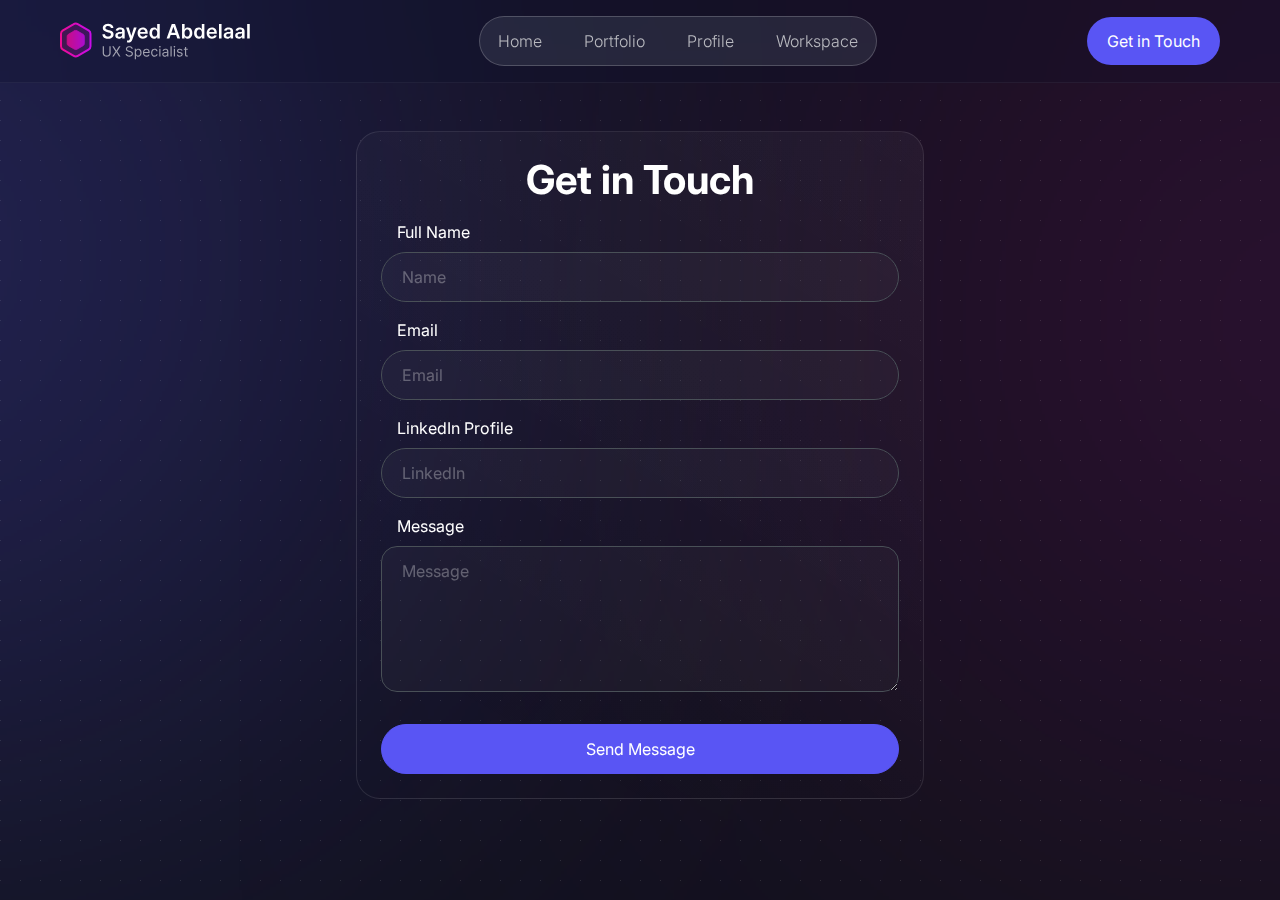
<file: contact-form.html>
<!DOCTYPE html>
<html data-bs-theme="dark" lang="en">

<head>
    <meta charset="utf-8">
    <meta name="viewport" content="width=device-width, initial-scale=1.0, shrink-to-fit=no">
    <title>Sayed Abdelaal</title>
    <meta name="twitter:description" content="Sayed Abdelaal | UX Design Specialist | UX Instructor | UX Mentor">
    <meta property="og:title" content="Sayed Abdelaal">
    <meta name="twitter:image" content="https://sayed-abdelaal.com/assets/img/Home/OG-Thumbnail.webp">
    <meta property="og:type" content="website">
    <meta property="og:description" content="Sayed Abdelaal | UX Design Specialist | UX Instructor | UX Mentor">
    <meta name="twitter:title" content="Sayed Abdelaal">
    <meta name="description" content="Sayed Abdelaal | UX Design Specialist | UX Instructor | UX Mentor">
    <meta property="og:image" content="https://sayed-abdelaal.com/assets/img/Home/OG-Thumbnail.webp">
    <link rel="icon" type="image/webp" sizes="500x500" href="assets/img/Home/fac-ico.webp">
    <link rel="icon" type="image/webp" sizes="500x500" href="assets/img/Home/fac-ico.webp" media="(prefers-color-scheme: dark)">
    <link rel="icon" type="image/webp" sizes="500x500" href="assets/img/Home/fac-ico.webp">
    <link rel="icon" type="image/webp" sizes="500x500" href="assets/img/Home/fac-ico.webp" media="(prefers-color-scheme: dark)">
    <link rel="icon" type="image/webp" sizes="500x500" href="assets/img/Home/fac-ico.webp">
    <link rel="icon" type="image/webp" sizes="500x500" href="assets/img/Home/fac-ico.webp">
    <link rel="icon" type="image/webp" sizes="500x500" href="assets/img/Home/fac-ico.webp">
    <link rel="stylesheet" href="assets/bootstrap/css/bootstrap.min.css">
    <link rel="stylesheet" href="https://fonts.googleapis.com/css?family=Inter:200,300,400,500,600,700,800,900&amp;display=swap">
    <link rel="stylesheet" href="assets/css/swiper-icons.css">
    <link rel="stylesheet" href="assets/css/bs-theme-overrides.css">
    <link rel="stylesheet" href="assets/css/Infinite-Scroller.css">
    <link rel="stylesheet" href="assets/css/Lightbox-Gallery-baguetteBox.min.css">
    <link rel="stylesheet" href="assets/css/Navbar-Centered-Links-icons.css">
    <link rel="stylesheet" href="assets/css/styles.css">
<!-- Google tag (gtag.js) -->
<script async src="https://www.googletagmanager.com/gtag/js?id=G-3WMWEPDK91"></script>
<script>
  window.dataLayer = window.dataLayer || [];
  function gtag(){dataLayer.push(arguments);}
  gtag('js', new Date());

  gtag('config', 'G-3WMWEPDK91');
</script>
</head>

<body>
    <section class="bg-fx-style">
        <div class="container-fluid" style="height: 100%;">
            <div class="row row-cols-2 row-cols-sm-3 h-100">
                <div class="col d-flex justify-content-center justify-content-sm-start p-0"><img class="fx" src="assets/img/Body/Left-bg-fx.svg"></div>
                <div class="col d-none d-sm-inline-block">
                    <div></div>
                </div>
                <div class="col d-flex justify-content-center justify-content-sm-end p-0"><img class="fx" src="assets/img/Body/Right-bg-fx.svg"></div>
            </div>
        </div>
    </section>
    <nav class="navbar navbar-expand-md sticky-top py-3 px-xl-5" id="navbar-scroll">
        <div class="container-fluid"><a class="navbar-brand d-flex align-items-center" href="index.html"><img src="assets/img/Body/Sayed-Logo.svg"></a><button data-bs-toggle="collapse" class="navbar-toggler" data-bs-target="#navcol-4"><span class="visually-hidden">Toggle navigation</span><span class="navbar-toggler-icon d-flex justify-content-center align-items-center"><svg xmlns="http://www.w3.org/2000/svg" width="1em" height="1em" viewBox="0 0 20 20" fill="none" class="fs-1">

                        <path fill-rule="evenodd" clip-rule="evenodd" d="M3 5C3 4.44772 3.44772 4 4 4H16C16.5523 4 17 4.44772 17 5C17 5.55228 16.5523 6 16 6H4C3.44772 6 3 5.55228 3 5Z" fill="currentColor"></path>
                        <path fill-rule="evenodd" clip-rule="evenodd" d="M3 10C3 9.44772 3.44772 9 4 9H16C16.5523 9 17 9.44772 17 10C17 10.5523 16.5523 11 16 11H4C3.44772 11 3 10.5523 3 10Z" fill="currentColor"></path>
                        <path fill-rule="evenodd" clip-rule="evenodd" d="M3 15C3 14.4477 3.44772 14 4 14H16C16.5523 14 17 14.4477 17 15C17 15.5523 16.5523 16 16 16H4C3.44772 16 3 15.5523 3 15Z" fill="currentColor"></path>
                    </svg></span></button>
            <div class="collapse navbar-collapse menu-mob" id="navcol-4">
                <ul class="navbar-nav mx-auto">
                    <li class="nav-item ms-md-0"><a class="nav-link" href="index.html">Home<div class="div-ind-d"></div>
                            <div class="div-ind-u"></div>
                        </a></li>
                    <li class="nav-item" data-bs-toggle="tooltip" data-bss-tooltip="" data-bs-placement="bottom" title="In-progress"><a class="nav-link" data-bs-toggle="modal" data-bs-target="#modal-2" href="password.html">Portfolio<div class="div-ind-d"></div>
                            <div class="div-ind-u"></div>
                        </a></li>
                    <li class="nav-item"><a class="nav-link" href="profile.html">Profile<div class="div-ind-d"></div>
                            <div class="div-ind-u"></div>
                        </a></li>
                    <li class="nav-item me-md-0" data-bs-toggle="tooltip" data-bss-tooltip="" data-bs-placement="bottom" title="In-progress"><a class="nav-link" href="workspace.html">Workspace<div class="div-ind-d"></div>
                            <div class="div-ind-u"></div>
                        </a></li>
                </ul><a class="btn btn-primary border rounded-pill border-0" role="button" href="contact-form.html">Get in Touch</a>
            </div>
        </div>
    </nav>
    <section class="px-xl-5">
        <div class="container-fluid py-5">
            <div class="row justify-content-center">
                <div class="col-md-8 col-lg-7 col-xl-6">
                    <div class="card-1">
                        <h1 class="display-6 fw-bold text-center mb-3">Get in Touch</h1>
                        <form data-bss-recipient="0121674ff063f9fb904cb565d8f61249">
                            <div class="form-input-group"><label class="form-label ms-3">Full Name</label><input class="form-control rounded-pill" type="text" required="" minlength="5" maxlength="20" placeholder="Name" name="name"></div>
                            <div class="form-input-group"><label class="form-label ms-3">Email</label><input class="form-control rounded-pill" type="email" required="" inputmode="email" placeholder="Email" name="email" pattern="[a-z0-9._%+\-]+@[a-z0-9.\-]+\.[a-z]{2,}$"></div>
                            <div class="form-input-group"><label class="form-label ms-3">LinkedIn Profile</label><input class="form-control rounded-pill" type="url" name="url-linkedin" placeholder="LinkedIn" inputmode="url" required="" pattern="https?://.+"></div>
                            <div class="form-input-group"><label class="form-label ms-3">Message</label><textarea class="form-control rounded-4" placeholder="Message" name="message" rows="5" required="" minlength="10"></textarea></div>
                            <div class="pt-3"><button class="btn btn-primary d-block w-100 rounded-pill" type="submit">Send Message</button></div>
                        </form>
                    </div>
                </div>
            </div>
        </div>
    </section>
    <div class="modal fade" role="dialog" tabindex="-1" id="passwordModal" aria-labelledby="passwordModalLabel" aria-hidden="true">
        <div class="modal-dialog modal-dialog-centered modal-dialog-scrollable modal-fullscreen-md-down" role="document">
            <div class="modal-content">
                <div class="modal-header">
                    <h6 class="modal-title">Case Study is Locked<span class="ms-2"><svg xmlns="http://www.w3.org/2000/svg" viewBox="-32 0 512 512" width="1em" height="1em" fill="currentColor">
                                <!--! Font Awesome Free 6.4.2 by @fontawesome - https://fontawesome.com License - https://fontawesome.com/license/free (Icons: CC BY 4.0, Fonts: SIL OFL 1.1, Code: MIT License) Copyright 2023 Fonticons, Inc. -->
                                <path d="M144 144v48H304V144c0-44.2-35.8-80-80-80s-80 35.8-80 80zM80 192V144C80 64.5 144.5 0 224 0s144 64.5 144 144v48h16c35.3 0 64 28.7 64 64V448c0 35.3-28.7 64-64 64H64c-35.3 0-64-28.7-64-64V256c0-35.3 28.7-64 64-64H80z"></path>
                            </svg></span></h6><button class="btn-close" type="button" aria-label="Close" data-bs-dismiss="modal"></button>
                </div>
                <div class="modal-body" style="border-top-left-radius: 1.5rem;border-top-right-radius: 1.5rem;">
                    <div class="container" style="height: fit-content;">
                        <div class="row mb-2 h-100">
                            <div class="col text-center">
                                <div class="d-flex flex-column justify-content-start align-items-center w-100 position-relative" style="height: 350px;/*z-index: -1;*/"><img class="img-fluid w-50 position-absolute mt-5" src="assets/img/General/Padlock.webp"></div>
                                <div style="margin-top: -3rem;">
                                    <h2 class="display-6 fw-bold mb-4">Password Please</h2>
                                    <p class="fw-light text-white-50 mb-4">Please enter the password provided in your correspondence.</p>
                                    <form class="d-flex flex-column justify-content-center flex-wrap align-items-sm-center justify-content-xl-start align-items-xl-center py-2"><input class="form-control rounded-pill" type="password" id="passwordInput" required="" placeholder="Enter Password">
                                        <div class="text-start invalid-feedback mt-2 px-3" id="feedback"></div>
                                        <p class="fw-light mt-3"><span class="text-white-50 me-2">Are You Hiring Manager?</span><a href="hire-me.html">Request Password</a></p>
                                    </form>
                                </div>
                            </div>
                        </div>
                    </div>
                </div>
                <div class="modal-footer"><button class="btn btn-outline-primary rounded-pill" type="button" data-bs-dismiss="modal">Close</button><button class="btn btn-primary rounded-pill" type="button" id="submitPassword">Unlock Case Study<span class="ms-2"><svg xmlns="http://www.w3.org/2000/svg" viewBox="0 -32 576 576" width="1em" height="1em" fill="currentColor">
                                <!--! Font Awesome Free 6.4.2 by @fontawesome - https://fontawesome.com License - https://fontawesome.com/license/free (Icons: CC BY 4.0, Fonts: SIL OFL 1.1, Code: MIT License) Copyright 2023 Fonticons, Inc. -->
                                <path d="M352 144c0-44.2 35.8-80 80-80s80 35.8 80 80v48c0 17.7 14.3 32 32 32s32-14.3 32-32V144C576 64.5 511.5 0 432 0S288 64.5 288 144v48H64c-35.3 0-64 28.7-64 64V448c0 35.3 28.7 64 64 64H384c35.3 0 64-28.7 64-64V256c0-35.3-28.7-64-64-64H352V144z"></path>
                            </svg></span></button></div>
            </div>
        </div>
    </div>
    <script src="assets/js/jquery.min.js"></script>
    <script src="assets/bootstrap/js/bootstrap.min.js"></script>
    <script src="assets/js/smart-forms.min.js"></script>
    <script src="assets/js/bs-init.js"></script>
    <script src="assets/js/Lightbox-Gallery-baguetteBox.min.js"></script>
    <script src="assets/js/Lightbox-Gallery.js"></script>
    <script src="assets/js/scripts.js"></script>
</body>

</html>
</file>
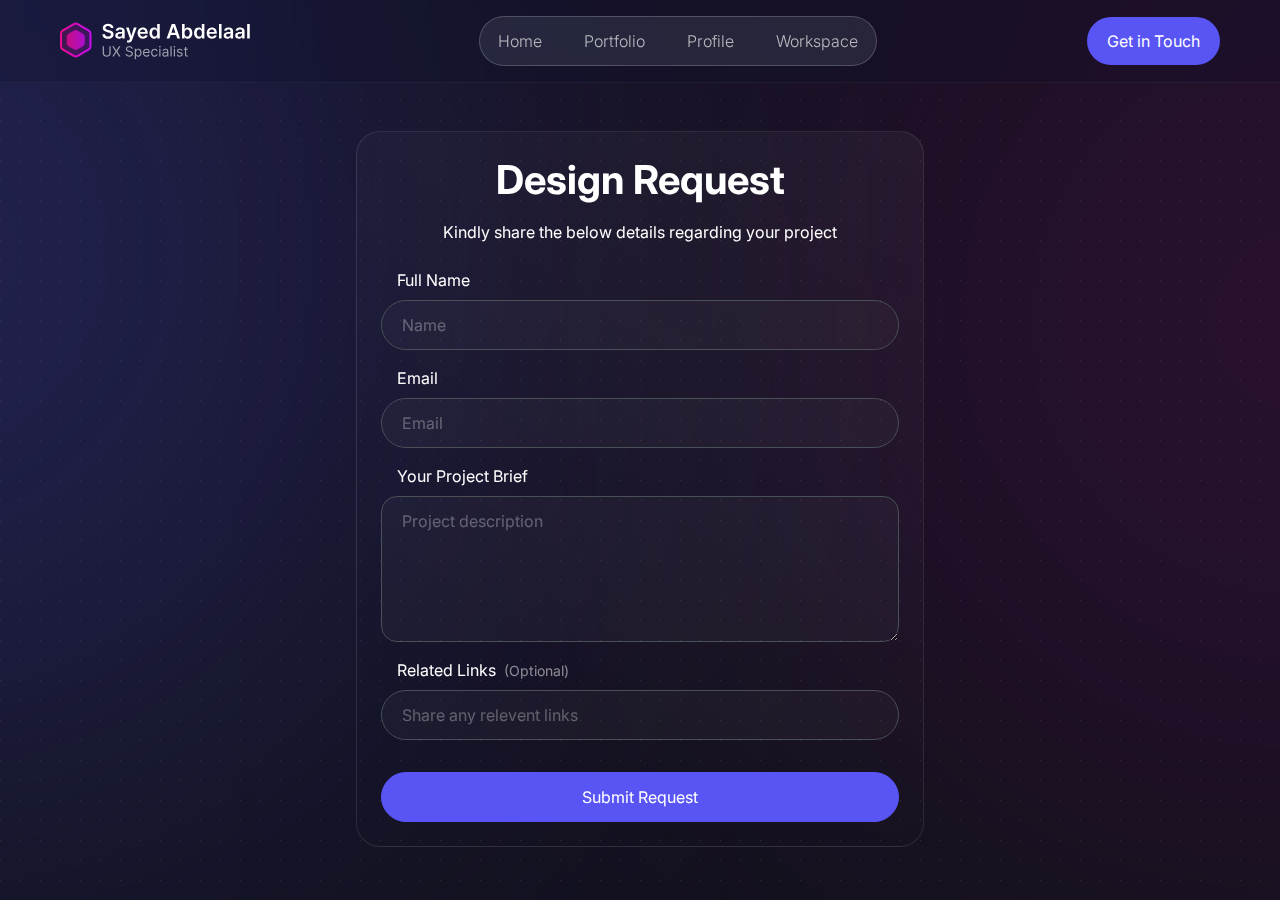
<file: design-request.html>
<!DOCTYPE html>
<html data-bs-theme="dark" lang="en">

<head>
    <meta charset="utf-8">
    <meta name="viewport" content="width=device-width, initial-scale=1.0, shrink-to-fit=no">
    <title>Sayed Abdelaal</title>
    <meta name="twitter:description" content="Sayed Abdelaal | UX Design Specialist | UX Instructor | UX Mentor">
    <meta property="og:title" content="Sayed Abdelaal">
    <meta name="twitter:image" content="https://sayed-abdelaal.com/assets/img/Home/OG-Thumbnail.webp">
    <meta property="og:type" content="website">
    <meta property="og:description" content="Sayed Abdelaal | UX Design Specialist | UX Instructor | UX Mentor">
    <meta name="twitter:title" content="Sayed Abdelaal">
    <meta name="description" content="Sayed Abdelaal | UX Design Specialist | UX Instructor | UX Mentor">
    <meta property="og:image" content="https://sayed-abdelaal.com/assets/img/Home/OG-Thumbnail.webp">
    <link rel="icon" type="image/webp" sizes="500x500" href="assets/img/Home/fac-ico.webp">
    <link rel="icon" type="image/webp" sizes="500x500" href="assets/img/Home/fac-ico.webp" media="(prefers-color-scheme: dark)">
    <link rel="icon" type="image/webp" sizes="500x500" href="assets/img/Home/fac-ico.webp">
    <link rel="icon" type="image/webp" sizes="500x500" href="assets/img/Home/fac-ico.webp" media="(prefers-color-scheme: dark)">
    <link rel="icon" type="image/webp" sizes="500x500" href="assets/img/Home/fac-ico.webp">
    <link rel="icon" type="image/webp" sizes="500x500" href="assets/img/Home/fac-ico.webp">
    <link rel="icon" type="image/webp" sizes="500x500" href="assets/img/Home/fac-ico.webp">
    <link rel="stylesheet" href="assets/bootstrap/css/bootstrap.min.css">
    <link rel="stylesheet" href="https://fonts.googleapis.com/css?family=Inter:200,300,400,500,600,700,800,900&amp;display=swap">
    <link rel="stylesheet" href="assets/css/swiper-icons.css">
    <link rel="stylesheet" href="assets/css/bs-theme-overrides.css">
    <link rel="stylesheet" href="assets/css/Infinite-Scroller.css">
    <link rel="stylesheet" href="assets/css/Lightbox-Gallery-baguetteBox.min.css">
    <link rel="stylesheet" href="assets/css/Navbar-Centered-Links-icons.css">
    <link rel="stylesheet" href="assets/css/styles.css">
<!-- Google tag (gtag.js) -->
<script async src="https://www.googletagmanager.com/gtag/js?id=G-3WMWEPDK91"></script>
<script>
  window.dataLayer = window.dataLayer || [];
  function gtag(){dataLayer.push(arguments);}
  gtag('js', new Date());

  gtag('config', 'G-3WMWEPDK91');
</script>
</head>

<body>
    <section class="bg-fx-style">
        <div class="container-fluid" style="height: 100%;">
            <div class="row row-cols-2 row-cols-sm-3 h-100">
                <div class="col d-flex justify-content-center justify-content-sm-start p-0"><img class="fx" src="assets/img/Body/Left-bg-fx.svg"></div>
                <div class="col d-none d-sm-inline-block">
                    <div></div>
                </div>
                <div class="col d-flex justify-content-center justify-content-sm-end p-0"><img class="fx" src="assets/img/Body/Right-bg-fx.svg"></div>
            </div>
        </div>
    </section>
    <nav class="navbar navbar-expand-md sticky-top py-3 px-xl-5" id="navbar-scroll">
        <div class="container-fluid"><a class="navbar-brand d-flex align-items-center" href="index.html"><img src="assets/img/Body/Sayed-Logo.svg"></a><button data-bs-toggle="collapse" class="navbar-toggler" data-bs-target="#navcol-4"><span class="visually-hidden">Toggle navigation</span><span class="navbar-toggler-icon d-flex justify-content-center align-items-center"><svg xmlns="http://www.w3.org/2000/svg" width="1em" height="1em" viewBox="0 0 20 20" fill="none" class="fs-1">

                        <path fill-rule="evenodd" clip-rule="evenodd" d="M3 5C3 4.44772 3.44772 4 4 4H16C16.5523 4 17 4.44772 17 5C17 5.55228 16.5523 6 16 6H4C3.44772 6 3 5.55228 3 5Z" fill="currentColor"></path>
                        <path fill-rule="evenodd" clip-rule="evenodd" d="M3 10C3 9.44772 3.44772 9 4 9H16C16.5523 9 17 9.44772 17 10C17 10.5523 16.5523 11 16 11H4C3.44772 11 3 10.5523 3 10Z" fill="currentColor"></path>
                        <path fill-rule="evenodd" clip-rule="evenodd" d="M3 15C3 14.4477 3.44772 14 4 14H16C16.5523 14 17 14.4477 17 15C17 15.5523 16.5523 16 16 16H4C3.44772 16 3 15.5523 3 15Z" fill="currentColor"></path>
                    </svg></span></button>
            <div class="collapse navbar-collapse menu-mob" id="navcol-4">
                <ul class="navbar-nav mx-auto">
                    <li class="nav-item ms-md-0"><a class="nav-link" href="index.html">Home<div class="div-ind-d"></div>
                            <div class="div-ind-u"></div>
                        </a></li>
                    <li class="nav-item" data-bs-toggle="tooltip" data-bss-tooltip="" data-bs-placement="bottom" title="In-progress"><a class="nav-link" data-bs-toggle="modal" data-bs-target="#modal-2" href="password.html">Portfolio<div class="div-ind-d"></div>
                            <div class="div-ind-u"></div>
                        </a></li>
                    <li class="nav-item"><a class="nav-link" href="profile.html">Profile<div class="div-ind-d"></div>
                            <div class="div-ind-u"></div>
                        </a></li>
                    <li class="nav-item me-md-0" data-bs-toggle="tooltip" data-bss-tooltip="" data-bs-placement="bottom" title="In-progress"><a class="nav-link" href="workspace.html">Workspace<div class="div-ind-d"></div>
                            <div class="div-ind-u"></div>
                        </a></li>
                </ul><a class="btn btn-primary border rounded-pill border-0" role="button" href="contact-form.html">Get in Touch</a>
            </div>
        </div>
    </nav>
    <section class="px-xl-5">
        <div class="container-fluid py-5">
            <div class="row justify-content-center">
                <div class="col-md-8 col-lg-7 col-xl-6">
                    <div class="card-1">
                        <h1 class="display-6 fw-bold text-center mb-3">Design Request</h1>
                        <p class="text-center mb-4">Kindly share the below details regarding your project</p>
                        <form data-bss-recipient="0121674ff063f9fb904cb565d8f61249">
                            <div class="form-input-group"><label class="form-label ms-3">Full Name</label><input class="form-control rounded-pill" type="text" required="" minlength="5" maxlength="20" placeholder="Name" name="name"></div>
                            <div class="form-input-group"><label class="form-label ms-3">Email</label><input class="form-control rounded-pill" type="email" required="" inputmode="email" placeholder="Email" name="email" pattern="[a-z0-9._%+\-]+@[a-z0-9.\-]+\.[a-z]{2,}$"></div>
                            <div class="form-input-group"><label class="form-label ms-3">Your Project Brief</label><textarea class="form-control rounded-4" placeholder="Project description" name="message" rows="5" required="" minlength="9"></textarea></div>
                            <div class="form-input-group"><label class="form-label ms-3">Related Links<small class="text-white-50 ms-2">(Optional)</small></label><input class="form-control rounded-pill" type="url" name="url-linkedin" placeholder="Share any relevent links" inputmode="url" pattern="https?://.+"></div>
                            <div class="pt-3"><button class="btn btn-primary d-block w-100 rounded-pill" type="submit">Submit Request</button></div>
                        </form>
                    </div>
                </div>
            </div>
        </div>
    </section>
    <div class="modal fade" role="dialog" tabindex="-1" id="passwordModal" aria-labelledby="passwordModalLabel" aria-hidden="true">
        <div class="modal-dialog modal-dialog-centered modal-dialog-scrollable modal-fullscreen-md-down" role="document">
            <div class="modal-content">
                <div class="modal-header">
                    <h6 class="modal-title">Case Study is Locked<span class="ms-2"><svg xmlns="http://www.w3.org/2000/svg" viewBox="-32 0 512 512" width="1em" height="1em" fill="currentColor">
                                <!--! Font Awesome Free 6.4.2 by @fontawesome - https://fontawesome.com License - https://fontawesome.com/license/free (Icons: CC BY 4.0, Fonts: SIL OFL 1.1, Code: MIT License) Copyright 2023 Fonticons, Inc. -->
                                <path d="M144 144v48H304V144c0-44.2-35.8-80-80-80s-80 35.8-80 80zM80 192V144C80 64.5 144.5 0 224 0s144 64.5 144 144v48h16c35.3 0 64 28.7 64 64V448c0 35.3-28.7 64-64 64H64c-35.3 0-64-28.7-64-64V256c0-35.3 28.7-64 64-64H80z"></path>
                            </svg></span></h6><button class="btn-close" type="button" aria-label="Close" data-bs-dismiss="modal"></button>
                </div>
                <div class="modal-body" style="border-top-left-radius: 1.5rem;border-top-right-radius: 1.5rem;">
                    <div class="container" style="height: fit-content;">
                        <div class="row mb-2 h-100">
                            <div class="col text-center">
                                <div class="d-flex flex-column justify-content-start align-items-center w-100 position-relative" style="height: 350px;/*z-index: -1;*/"><img class="img-fluid w-50 position-absolute mt-5" src="assets/img/General/Padlock.webp"></div>
                                <div style="margin-top: -3rem;">
                                    <h2 class="display-6 fw-bold mb-4">Password Please</h2>
                                    <p class="fw-light text-white-50 mb-4">Please enter the password provided in your correspondence.</p>
                                    <form class="d-flex flex-column justify-content-center flex-wrap align-items-sm-center justify-content-xl-start align-items-xl-center py-2"><input class="form-control rounded-pill" type="password" id="passwordInput" required="" placeholder="Enter Password">
                                        <div class="text-start invalid-feedback mt-2 px-3" id="feedback"></div>
                                        <p class="fw-light mt-3"><span class="text-white-50 me-2">Are You Hiring Manager?</span><a href="hire-me.html">Request Password</a></p>
                                    </form>
                                </div>
                            </div>
                        </div>
                    </div>
                </div>
                <div class="modal-footer"><button class="btn btn-outline-primary rounded-pill" type="button" data-bs-dismiss="modal">Close</button><button class="btn btn-primary rounded-pill" type="button" id="submitPassword">Unlock Case Study<span class="ms-2"><svg xmlns="http://www.w3.org/2000/svg" viewBox="0 -32 576 576" width="1em" height="1em" fill="currentColor">
                                <!--! Font Awesome Free 6.4.2 by @fontawesome - https://fontawesome.com License - https://fontawesome.com/license/free (Icons: CC BY 4.0, Fonts: SIL OFL 1.1, Code: MIT License) Copyright 2023 Fonticons, Inc. -->
                                <path d="M352 144c0-44.2 35.8-80 80-80s80 35.8 80 80v48c0 17.7 14.3 32 32 32s32-14.3 32-32V144C576 64.5 511.5 0 432 0S288 64.5 288 144v48H64c-35.3 0-64 28.7-64 64V448c0 35.3 28.7 64 64 64H384c35.3 0 64-28.7 64-64V256c0-35.3-28.7-64-64-64H352V144z"></path>
                            </svg></span></button></div>
            </div>
        </div>
    </div>
    <script src="assets/js/jquery.min.js"></script>
    <script src="assets/bootstrap/js/bootstrap.min.js"></script>
    <script src="assets/js/smart-forms.min.js"></script>
    <script src="assets/js/bs-init.js"></script>
    <script src="assets/js/Lightbox-Gallery-baguetteBox.min.js"></script>
    <script src="assets/js/Lightbox-Gallery.js"></script>
    <script src="assets/js/scripts.js"></script>
</body>

</html>
</file>
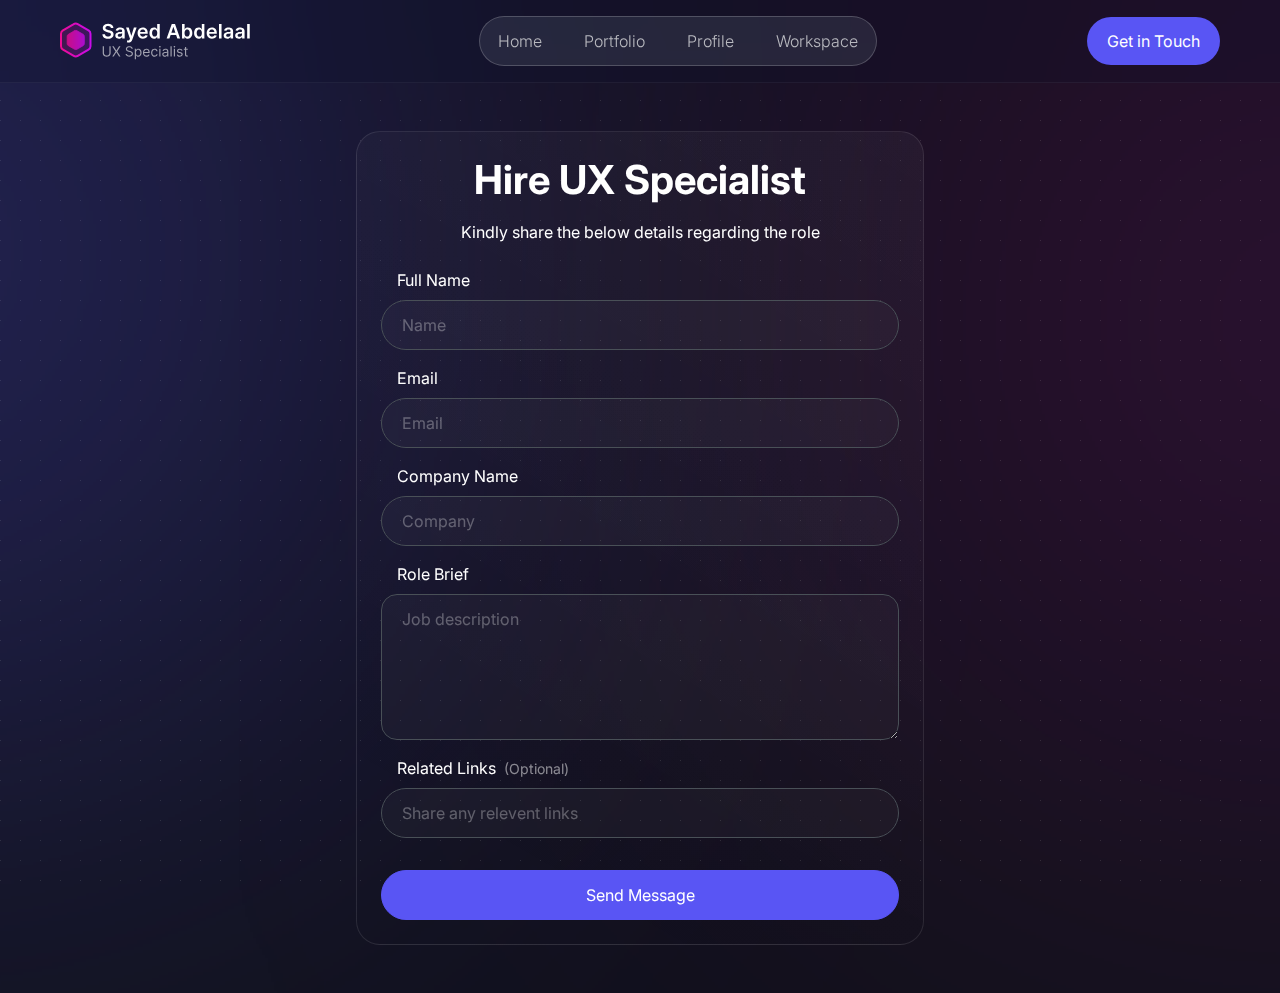
<file: hire-me.html>
<!DOCTYPE html>
<html data-bs-theme="dark" lang="en">

<head>
    <meta charset="utf-8">
    <meta name="viewport" content="width=device-width, initial-scale=1.0, shrink-to-fit=no">
    <title>Sayed Abdelaal</title>
    <meta name="twitter:description" content="Sayed Abdelaal | UX Design Specialist | UX Instructor | UX Mentor">
    <meta property="og:title" content="Sayed Abdelaal">
    <meta name="twitter:image" content="https://sayed-abdelaal.com/assets/img/Home/OG-Thumbnail.webp">
    <meta property="og:type" content="website">
    <meta property="og:description" content="Sayed Abdelaal | UX Design Specialist | UX Instructor | UX Mentor">
    <meta name="twitter:title" content="Sayed Abdelaal">
    <meta name="description" content="Sayed Abdelaal | UX Design Specialist | UX Instructor | UX Mentor">
    <meta property="og:image" content="https://sayed-abdelaal.com/assets/img/Home/OG-Thumbnail.webp">
    <link rel="icon" type="image/webp" sizes="500x500" href="assets/img/Home/fac-ico.webp">
    <link rel="icon" type="image/webp" sizes="500x500" href="assets/img/Home/fac-ico.webp" media="(prefers-color-scheme: dark)">
    <link rel="icon" type="image/webp" sizes="500x500" href="assets/img/Home/fac-ico.webp">
    <link rel="icon" type="image/webp" sizes="500x500" href="assets/img/Home/fac-ico.webp" media="(prefers-color-scheme: dark)">
    <link rel="icon" type="image/webp" sizes="500x500" href="assets/img/Home/fac-ico.webp">
    <link rel="icon" type="image/webp" sizes="500x500" href="assets/img/Home/fac-ico.webp">
    <link rel="icon" type="image/webp" sizes="500x500" href="assets/img/Home/fac-ico.webp">
    <link rel="stylesheet" href="assets/bootstrap/css/bootstrap.min.css">
    <link rel="stylesheet" href="https://fonts.googleapis.com/css?family=Inter:200,300,400,500,600,700,800,900&amp;display=swap">
    <link rel="stylesheet" href="assets/css/swiper-icons.css">
    <link rel="stylesheet" href="assets/css/bs-theme-overrides.css">
    <link rel="stylesheet" href="assets/css/Infinite-Scroller.css">
    <link rel="stylesheet" href="assets/css/Lightbox-Gallery-baguetteBox.min.css">
    <link rel="stylesheet" href="assets/css/Navbar-Centered-Links-icons.css">
    <link rel="stylesheet" href="assets/css/styles.css">
<!-- Google tag (gtag.js) -->
<script async src="https://www.googletagmanager.com/gtag/js?id=G-3WMWEPDK91"></script>
<script>
  window.dataLayer = window.dataLayer || [];
  function gtag(){dataLayer.push(arguments);}
  gtag('js', new Date());

  gtag('config', 'G-3WMWEPDK91');
</script>
</head>

<body>
    <section class="bg-fx-style">
        <div class="container-fluid" style="height: 100%;">
            <div class="row row-cols-2 row-cols-sm-3 h-100">
                <div class="col d-flex justify-content-center justify-content-sm-start p-0"><img class="fx" src="assets/img/Body/Left-bg-fx.svg"></div>
                <div class="col d-none d-sm-inline-block">
                    <div></div>
                </div>
                <div class="col d-flex justify-content-center justify-content-sm-end p-0"><img class="fx" src="assets/img/Body/Right-bg-fx.svg"></div>
            </div>
        </div>
    </section>
    <nav class="navbar navbar-expand-md sticky-top py-3 px-xl-5" id="navbar-scroll">
        <div class="container-fluid"><a class="navbar-brand d-flex align-items-center" href="index.html"><img src="assets/img/Body/Sayed-Logo.svg"></a><button data-bs-toggle="collapse" class="navbar-toggler" data-bs-target="#navcol-4"><span class="visually-hidden">Toggle navigation</span><span class="navbar-toggler-icon d-flex justify-content-center align-items-center"><svg xmlns="http://www.w3.org/2000/svg" width="1em" height="1em" viewBox="0 0 20 20" fill="none" class="fs-1">

                        <path fill-rule="evenodd" clip-rule="evenodd" d="M3 5C3 4.44772 3.44772 4 4 4H16C16.5523 4 17 4.44772 17 5C17 5.55228 16.5523 6 16 6H4C3.44772 6 3 5.55228 3 5Z" fill="currentColor"></path>
                        <path fill-rule="evenodd" clip-rule="evenodd" d="M3 10C3 9.44772 3.44772 9 4 9H16C16.5523 9 17 9.44772 17 10C17 10.5523 16.5523 11 16 11H4C3.44772 11 3 10.5523 3 10Z" fill="currentColor"></path>
                        <path fill-rule="evenodd" clip-rule="evenodd" d="M3 15C3 14.4477 3.44772 14 4 14H16C16.5523 14 17 14.4477 17 15C17 15.5523 16.5523 16 16 16H4C3.44772 16 3 15.5523 3 15Z" fill="currentColor"></path>
                    </svg></span></button>
            <div class="collapse navbar-collapse menu-mob" id="navcol-4">
                <ul class="navbar-nav mx-auto">
                    <li class="nav-item ms-md-0"><a class="nav-link" href="index.html">Home<div class="div-ind-d"></div>
                            <div class="div-ind-u"></div>
                        </a></li>
                    <li class="nav-item" data-bs-toggle="tooltip" data-bss-tooltip="" data-bs-placement="bottom" title="In-progress"><a class="nav-link" data-bs-toggle="modal" data-bs-target="#modal-2" href="password.html">Portfolio<div class="div-ind-d"></div>
                            <div class="div-ind-u"></div>
                        </a></li>
                    <li class="nav-item"><a class="nav-link" href="profile.html">Profile<div class="div-ind-d"></div>
                            <div class="div-ind-u"></div>
                        </a></li>
                    <li class="nav-item me-md-0" data-bs-toggle="tooltip" data-bss-tooltip="" data-bs-placement="bottom" title="In-progress"><a class="nav-link" href="workspace.html">Workspace<div class="div-ind-d"></div>
                            <div class="div-ind-u"></div>
                        </a></li>
                </ul><a class="btn btn-primary border rounded-pill border-0" role="button" href="contact-form.html">Get in Touch</a>
            </div>
        </div>
    </nav>
    <section class="px-xl-5">
        <div class="container-fluid py-5">
            <div class="row justify-content-center">
                <div class="col-md-8 col-lg-7 col-xl-6">
                    <div class="card-1">
                        <h1 class="display-6 fw-bold text-center mb-3">Hire UX Specialist</h1>
                        <p class="text-center mb-4">Kindly share the below details regarding the role</p>
                        <form data-bss-recipient="0121674ff063f9fb904cb565d8f61249">
                            <div class="form-input-group"><label class="form-label ms-3">Full Name</label><input class="form-control rounded-pill" type="text" required="" minlength="5" maxlength="30" placeholder="Name" name="name"></div>
                            <div class="form-input-group"><label class="form-label ms-3">Email</label><input class="form-control rounded-pill" type="email" required="" inputmode="email" placeholder="Email" name="email" pattern="[a-z0-9._%+\-]+@[a-z0-9.\-]+\.[a-z]{2,}$"></div>
                            <div class="form-input-group"><label class="form-label ms-3">Company Name</label><input class="form-control rounded-pill" type="text" required="" minlength="5" maxlength="30" placeholder="Company" name="name"></div>
                            <div class="form-input-group"><label class="form-label ms-3">Role Brief</label><textarea class="form-control rounded-4" placeholder="Job description" name="message" rows="5" required="" minlength="9"></textarea></div>
                            <div class="form-input-group"><label class="form-label ms-3">Related Links<small class="text-white-50 ms-2">(Optional)</small></label><input class="form-control rounded-pill" type="url" name="url-linkedin" placeholder="Share any relevent links" inputmode="url" pattern="https?://.+"></div>
                            <div class="pt-3"><button class="btn btn-primary d-block w-100 rounded-pill" type="submit">Send Message</button></div>
                        </form>
                    </div>
                </div>
            </div>
        </div>
    </section>
    <div class="modal fade" role="dialog" tabindex="-1" id="passwordModal" aria-labelledby="passwordModalLabel" aria-hidden="true">
        <div class="modal-dialog modal-dialog-centered modal-dialog-scrollable modal-fullscreen-md-down" role="document">
            <div class="modal-content">
                <div class="modal-header">
                    <h6 class="modal-title">Case Study is Locked<span class="ms-2"><svg xmlns="http://www.w3.org/2000/svg" viewBox="-32 0 512 512" width="1em" height="1em" fill="currentColor">
                                <!--! Font Awesome Free 6.4.2 by @fontawesome - https://fontawesome.com License - https://fontawesome.com/license/free (Icons: CC BY 4.0, Fonts: SIL OFL 1.1, Code: MIT License) Copyright 2023 Fonticons, Inc. -->
                                <path d="M144 144v48H304V144c0-44.2-35.8-80-80-80s-80 35.8-80 80zM80 192V144C80 64.5 144.5 0 224 0s144 64.5 144 144v48h16c35.3 0 64 28.7 64 64V448c0 35.3-28.7 64-64 64H64c-35.3 0-64-28.7-64-64V256c0-35.3 28.7-64 64-64H80z"></path>
                            </svg></span></h6><button class="btn-close" type="button" aria-label="Close" data-bs-dismiss="modal"></button>
                </div>
                <div class="modal-body" style="border-top-left-radius: 1.5rem;border-top-right-radius: 1.5rem;">
                    <div class="container" style="height: fit-content;">
                        <div class="row mb-2 h-100">
                            <div class="col text-center">
                                <div class="d-flex flex-column justify-content-start align-items-center w-100 position-relative" style="height: 350px;/*z-index: -1;*/"><img class="img-fluid w-50 position-absolute mt-5" src="assets/img/General/Padlock.webp"></div>
                                <div style="margin-top: -3rem;">
                                    <h2 class="display-6 fw-bold mb-4">Password Please</h2>
                                    <p class="fw-light text-white-50 mb-4">Please enter the password provided in your correspondence.</p>
                                    <form class="d-flex flex-column justify-content-center flex-wrap align-items-sm-center justify-content-xl-start align-items-xl-center py-2"><input class="form-control rounded-pill" type="password" id="passwordInput" required="" placeholder="Enter Password">
                                        <div class="text-start invalid-feedback mt-2 px-3" id="feedback"></div>
                                        <p class="fw-light mt-3"><span class="text-white-50 me-2">Are You Hiring Manager?</span><a href="hire-me.html">Request Password</a></p>
                                    </form>
                                </div>
                            </div>
                        </div>
                    </div>
                </div>
                <div class="modal-footer"><button class="btn btn-outline-primary rounded-pill" type="button" data-bs-dismiss="modal">Close</button><button class="btn btn-primary rounded-pill" type="button" id="submitPassword">Unlock Case Study<span class="ms-2"><svg xmlns="http://www.w3.org/2000/svg" viewBox="0 -32 576 576" width="1em" height="1em" fill="currentColor">
                                <!--! Font Awesome Free 6.4.2 by @fontawesome - https://fontawesome.com License - https://fontawesome.com/license/free (Icons: CC BY 4.0, Fonts: SIL OFL 1.1, Code: MIT License) Copyright 2023 Fonticons, Inc. -->
                                <path d="M352 144c0-44.2 35.8-80 80-80s80 35.8 80 80v48c0 17.7 14.3 32 32 32s32-14.3 32-32V144C576 64.5 511.5 0 432 0S288 64.5 288 144v48H64c-35.3 0-64 28.7-64 64V448c0 35.3 28.7 64 64 64H384c35.3 0 64-28.7 64-64V256c0-35.3-28.7-64-64-64H352V144z"></path>
                            </svg></span></button></div>
            </div>
        </div>
    </div>
    <script src="assets/js/jquery.min.js"></script>
    <script src="assets/bootstrap/js/bootstrap.min.js"></script>
    <script src="assets/js/smart-forms.min.js"></script>
    <script src="assets/js/bs-init.js"></script>
    <script src="assets/js/Lightbox-Gallery-baguetteBox.min.js"></script>
    <script src="assets/js/Lightbox-Gallery.js"></script>
    <script src="assets/js/scripts.js"></script>
</body>

</html>
</file>
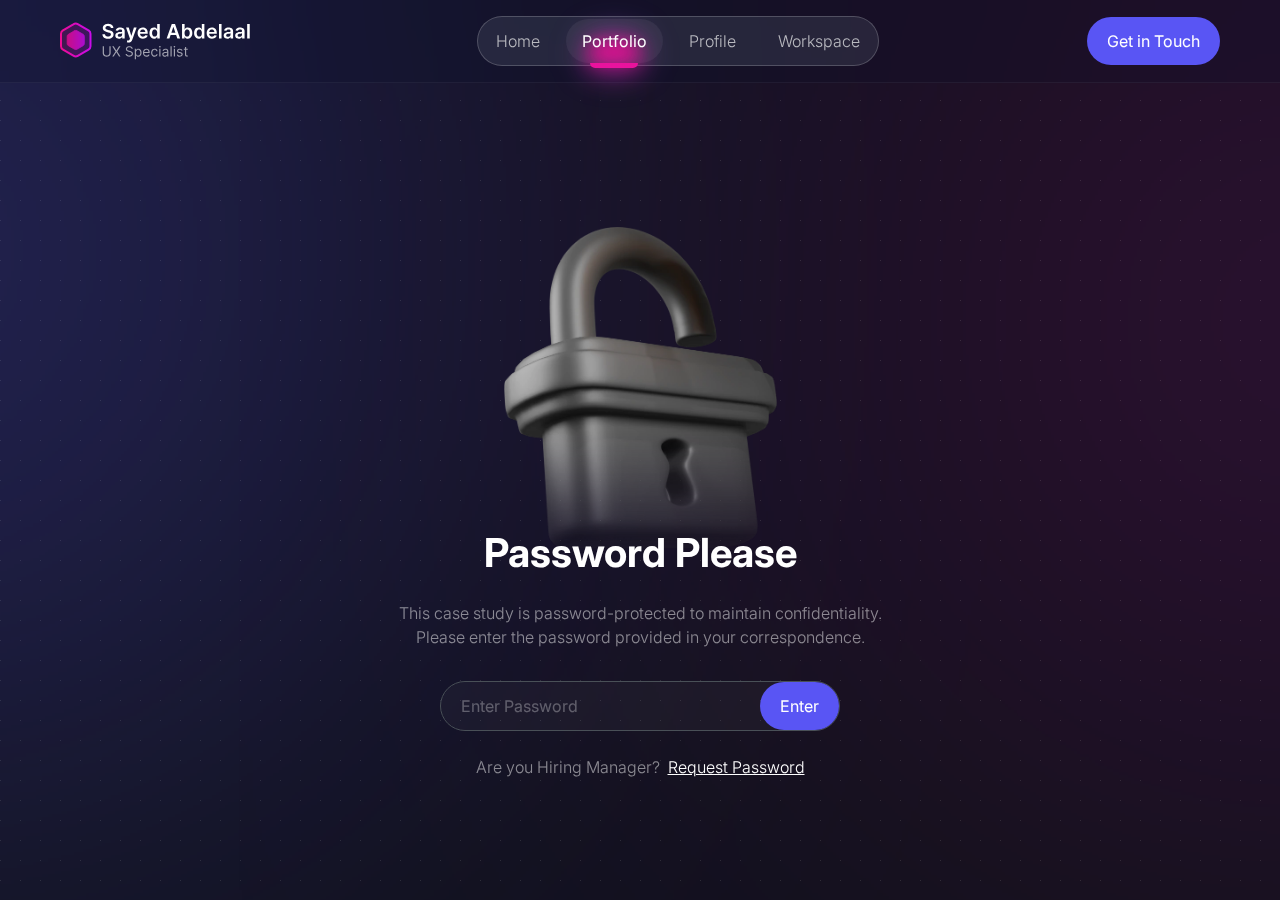
<file: password.html>
<!DOCTYPE html>
<html data-bs-theme="dark" lang="en">

<head>
    <meta charset="utf-8">
    <meta name="viewport" content="width=device-width, initial-scale=1.0, shrink-to-fit=no">
    <title>Sayed Abdelaal</title>
    <meta name="twitter:description" content="Sayed Abdelaal | UX Design Specialist | UX Instructor | UX Mentor">
    <meta property="og:title" content="Sayed Abdelaal">
    <meta name="twitter:image" content="https://sayed-abdelaal.com/assets/img/Home/OG-Thumbnail.webp">
    <meta property="og:type" content="website">
    <meta property="og:description" content="Sayed Abdelaal | UX Design Specialist | UX Instructor | UX Mentor">
    <meta name="twitter:title" content="Sayed Abdelaal">
    <meta name="description" content="Sayed Abdelaal | UX Design Specialist | UX Instructor | UX Mentor">
    <meta property="og:image" content="https://sayed-abdelaal.com/assets/img/Home/OG-Thumbnail.webp">
    <link rel="icon" type="image/webp" sizes="500x500" href="assets/img/Home/fac-ico.webp">
    <link rel="icon" type="image/webp" sizes="500x500" href="assets/img/Home/fac-ico.webp" media="(prefers-color-scheme: dark)">
    <link rel="icon" type="image/webp" sizes="500x500" href="assets/img/Home/fac-ico.webp">
    <link rel="icon" type="image/webp" sizes="500x500" href="assets/img/Home/fac-ico.webp" media="(prefers-color-scheme: dark)">
    <link rel="icon" type="image/webp" sizes="500x500" href="assets/img/Home/fac-ico.webp">
    <link rel="icon" type="image/webp" sizes="500x500" href="assets/img/Home/fac-ico.webp">
    <link rel="icon" type="image/webp" sizes="500x500" href="assets/img/Home/fac-ico.webp">
    <link rel="stylesheet" href="assets/bootstrap/css/bootstrap.min.css">
    <link rel="stylesheet" href="https://fonts.googleapis.com/css?family=Inter:200,300,400,500,600,700,800,900&amp;display=swap">
    <link rel="stylesheet" href="assets/css/swiper-icons.css">
    <link rel="stylesheet" href="assets/css/bs-theme-overrides.css">
    <link rel="stylesheet" href="assets/css/Infinite-Scroller.css">
    <link rel="stylesheet" href="assets/css/Lightbox-Gallery-baguetteBox.min.css">
    <link rel="stylesheet" href="assets/css/Navbar-Centered-Links-icons.css">
    <link rel="stylesheet" href="assets/css/styles.css">
<!-- Google tag (gtag.js) -->
<script async src="https://www.googletagmanager.com/gtag/js?id=G-3WMWEPDK91"></script>
<script>
  window.dataLayer = window.dataLayer || [];
  function gtag(){dataLayer.push(arguments);}
  gtag('js', new Date());

  gtag('config', 'G-3WMWEPDK91');
</script>
</head>

<body>
    <section class="bg-fx-style">
        <div class="container-fluid" style="height: 100%;">
            <div class="row row-cols-2 row-cols-sm-3 h-100">
                <div class="col d-flex justify-content-center justify-content-sm-start p-0"><img class="fx" src="assets/img/Body/Left-bg-fx.svg"></div>
                <div class="col d-none d-sm-inline-block">
                    <div></div>
                </div>
                <div class="col d-flex justify-content-center justify-content-sm-end p-0"><img class="fx" src="assets/img/Body/Right-bg-fx.svg"></div>
            </div>
        </div>
    </section>
    <nav class="navbar navbar-expand-md sticky-top py-3 px-xl-5" id="navbar-scroll">
        <div class="container-fluid"><a class="navbar-brand d-flex align-items-center" href="index.html"><img src="assets/img/Body/Sayed-Logo.svg"></a><button data-bs-toggle="collapse" class="navbar-toggler" data-bs-target="#navcol-4"><span class="visually-hidden">Toggle navigation</span><span class="navbar-toggler-icon d-flex justify-content-center align-items-center"><svg xmlns="http://www.w3.org/2000/svg" width="1em" height="1em" viewBox="0 0 20 20" fill="none" class="fs-1">

                        <path fill-rule="evenodd" clip-rule="evenodd" d="M3 5C3 4.44772 3.44772 4 4 4H16C16.5523 4 17 4.44772 17 5C17 5.55228 16.5523 6 16 6H4C3.44772 6 3 5.55228 3 5Z" fill="currentColor"></path>
                        <path fill-rule="evenodd" clip-rule="evenodd" d="M3 10C3 9.44772 3.44772 9 4 9H16C16.5523 9 17 9.44772 17 10C17 10.5523 16.5523 11 16 11H4C3.44772 11 3 10.5523 3 10Z" fill="currentColor"></path>
                        <path fill-rule="evenodd" clip-rule="evenodd" d="M3 15C3 14.4477 3.44772 14 4 14H16C16.5523 14 17 14.4477 17 15C17 15.5523 16.5523 16 16 16H4C3.44772 16 3 15.5523 3 15Z" fill="currentColor"></path>
                    </svg></span></button>
            <div class="collapse navbar-collapse menu-mob" id="navcol-4">
                <ul class="navbar-nav mx-auto">
                    <li class="nav-item ms-md-0"><a class="nav-link" href="index.html">Home<div class="div-ind-d"></div>
                            <div class="div-ind-u"></div>
                        </a></li>
                    <li class="nav-item" data-bs-toggle="tooltip" data-bss-tooltip="" data-bs-placement="bottom" title="In-progress"><a class="nav-link active" data-bs-toggle="modal" data-bs-target="#modal-2" href="password.html">Portfolio<div class="div-ind-d"></div>
                            <div class="div-ind-u"></div>
                        </a></li>
                    <li class="nav-item"><a class="nav-link" href="profile.html">Profile<div class="div-ind-d"></div>
                            <div class="div-ind-u"></div>
                        </a></li>
                    <li class="nav-item me-md-0" data-bs-toggle="tooltip" data-bss-tooltip="" data-bs-placement="bottom" title="In-progress"><a class="nav-link" href="workspace.html">Workspace<div class="div-ind-d"></div>
                            <div class="div-ind-u"></div>
                        </a></li>
                </ul><a class="btn btn-primary border rounded-pill border-0" role="button" href="contact-form.html">Get in Touch</a>
            </div>
        </div>
    </nav>
    <section class="newsletter-subscribe py-4 py-xl-5 h-100">
        <div class="container my-5 h-100">
            <div class="row mb-2 h-100">
                <div class="col-md-8 col-xl-6 text-center mx-auto">
                    <div class="d-flex flex-column justify-content-start align-items-center w-100 position-relative" style="height: 350px;z-index: -10;"><img class="img-fluid w-50 position-absolute mt-5" src="assets/img/General/Padlock.webp"></div>
                    <h2 class="display-6 fw-bold mb-4">Password Please</h2>
                    <p class="fw-light text-white-50 mb-4">This case study is password-protected to maintain confidentiality. <br>Please enter the password provided in your correspondence.</p>
                    <form class="d-flex flex-column justify-content-center flex-wrap align-items-sm-center justify-content-xl-start align-items-xl-center py-2" method="post">
                        <div class="d-flex align-items-center position-relative enter-pasword mb-4"><button class="btn btn-primary border rounded-pill border-0 position-absolute" type="button" style="right: 1px;">Enter</button><input class="form-control rounded-pill" type="password" required="" placeholder="Enter Password"></div>
                        <p class="fw-light"><span class="text-white-50 me-2">Are you Hiring Manager?</span><a href="#">Request Password</a></p>
                    </form>
                </div>
            </div>
        </div>
    </section>
    <script src="assets/js/jquery.min.js"></script>
    <script src="assets/bootstrap/js/bootstrap.min.js"></script>
    <script src="assets/js/bs-init.js"></script>
    <script src="assets/js/Lightbox-Gallery-baguetteBox.min.js"></script>
    <script src="assets/js/Lightbox-Gallery.js"></script>
    <script src="assets/js/scripts.js"></script>
</body>

</html>
</file>
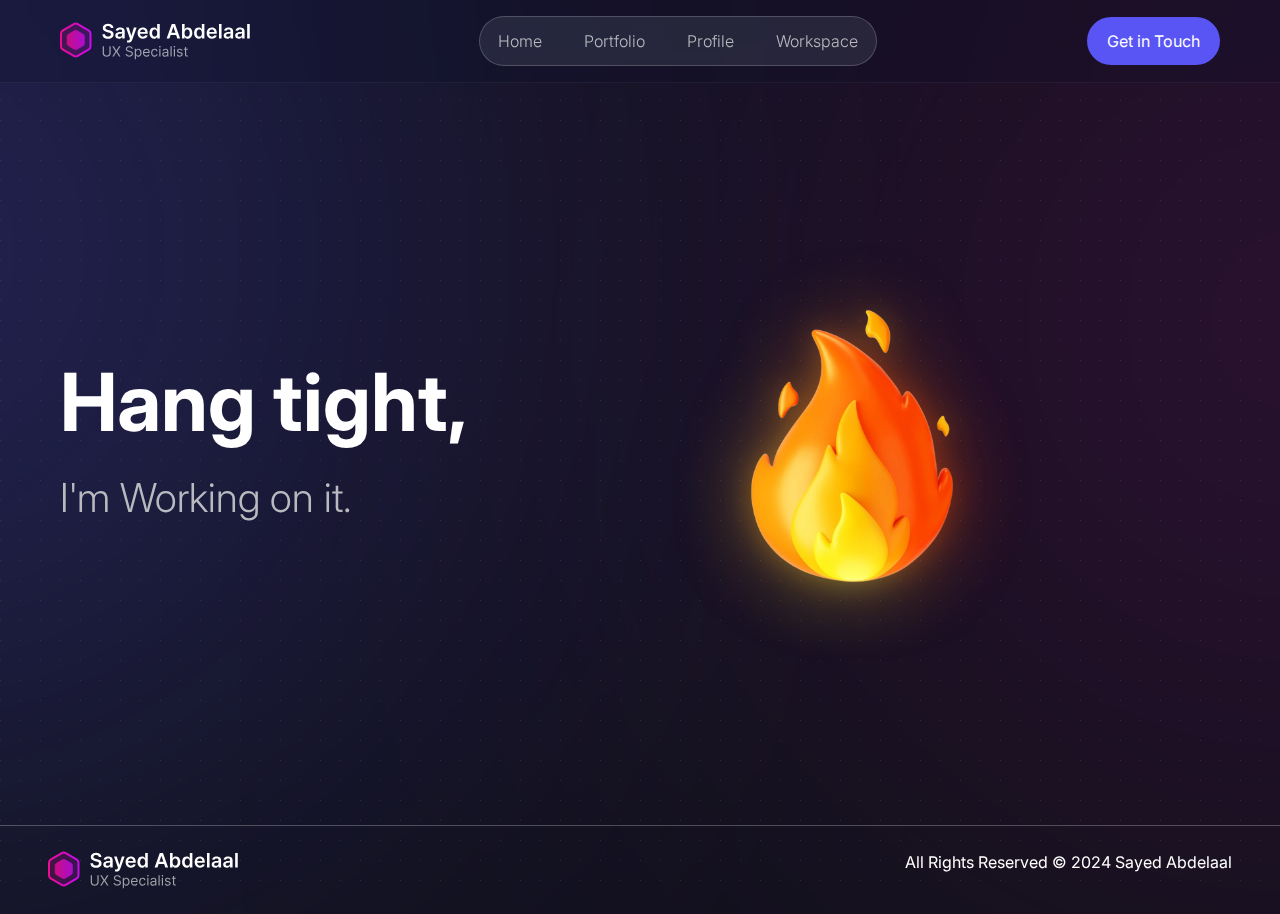
<file: portfolio.html>
<!DOCTYPE html>
<html data-bs-theme="dark" lang="en">

<head>
    <meta charset="utf-8">
    <meta name="viewport" content="width=device-width, initial-scale=1.0, shrink-to-fit=no">
    <title>Sayed Abdelaal</title>
    <meta name="twitter:description" content="Sayed Abdelaal | UX Design Specialist | UX Instructor | UX Mentor">
    <meta property="og:title" content="Sayed Abdelaal">
    <meta name="twitter:image" content="https://sayed-abdelaal.com/assets/img/Home/OG-Thumbnail.webp">
    <meta property="og:type" content="website">
    <meta property="og:description" content="Sayed Abdelaal | UX Design Specialist | UX Instructor | UX Mentor">
    <meta name="twitter:title" content="Sayed Abdelaal">
    <meta name="description" content="Sayed Abdelaal | UX Design Specialist | UX Instructor | UX Mentor">
    <meta property="og:image" content="https://sayed-abdelaal.com/assets/img/Home/OG-Thumbnail.webp">
    <link rel="icon" type="image/webp" sizes="500x500" href="assets/img/Home/fac-ico.webp">
    <link rel="icon" type="image/webp" sizes="500x500" href="assets/img/Home/fac-ico.webp" media="(prefers-color-scheme: dark)">
    <link rel="icon" type="image/webp" sizes="500x500" href="assets/img/Home/fac-ico.webp">
    <link rel="icon" type="image/webp" sizes="500x500" href="assets/img/Home/fac-ico.webp" media="(prefers-color-scheme: dark)">
    <link rel="icon" type="image/webp" sizes="500x500" href="assets/img/Home/fac-ico.webp">
    <link rel="icon" type="image/webp" sizes="500x500" href="assets/img/Home/fac-ico.webp">
    <link rel="icon" type="image/webp" sizes="500x500" href="assets/img/Home/fac-ico.webp">
    <link rel="stylesheet" href="assets/bootstrap/css/bootstrap.min.css">
    <link rel="stylesheet" href="https://fonts.googleapis.com/css?family=Inter:200,300,400,500,600,700,800,900&amp;display=swap">
    <link rel="stylesheet" href="assets/css/swiper-icons.css">
    <link rel="stylesheet" href="assets/css/bs-theme-overrides.css">
    <link rel="stylesheet" href="assets/css/aos.min.css">
    <link rel="stylesheet" href="assets/css/Infinite-Scroller.css">
    <link rel="stylesheet" href="assets/css/Lightbox-Gallery-baguetteBox.min.css">
    <link rel="stylesheet" href="assets/css/Navbar-Centered-Links-icons.css">
    <link rel="stylesheet" href="assets/css/styles.css">
<!-- Google tag (gtag.js) -->
<script async src="https://www.googletagmanager.com/gtag/js?id=G-3WMWEPDK91"></script>
<script>
  window.dataLayer = window.dataLayer || [];
  function gtag(){dataLayer.push(arguments);}
  gtag('js', new Date());

  gtag('config', 'G-3WMWEPDK91');
</script>
</head>

<body>
    <section class="bg-fx-style">
        <div class="container-fluid" style="height: 100%;">
            <div class="row row-cols-2 row-cols-sm-3 h-100">
                <div class="col d-flex justify-content-center justify-content-sm-start p-0"><img class="fx" src="assets/img/Body/Left-bg-fx.svg"></div>
                <div class="col d-none d-sm-inline-block">
                    <div></div>
                </div>
                <div class="col d-flex justify-content-center justify-content-sm-end p-0"><img class="fx" src="assets/img/Body/Right-bg-fx.svg"></div>
            </div>
        </div>
    </section>
    <nav class="navbar navbar-expand-md sticky-top py-3 px-xl-5" id="navbar-scroll">
        <div class="container-fluid"><a class="navbar-brand d-flex align-items-center" href="index.html"><img src="assets/img/Body/Sayed-Logo.svg"></a><button data-bs-toggle="collapse" class="navbar-toggler" data-bs-target="#navcol-4"><span class="visually-hidden">Toggle navigation</span><span class="navbar-toggler-icon d-flex justify-content-center align-items-center"><svg xmlns="http://www.w3.org/2000/svg" width="1em" height="1em" viewBox="0 0 20 20" fill="none" class="fs-1">

                        <path fill-rule="evenodd" clip-rule="evenodd" d="M3 5C3 4.44772 3.44772 4 4 4H16C16.5523 4 17 4.44772 17 5C17 5.55228 16.5523 6 16 6H4C3.44772 6 3 5.55228 3 5Z" fill="currentColor"></path>
                        <path fill-rule="evenodd" clip-rule="evenodd" d="M3 10C3 9.44772 3.44772 9 4 9H16C16.5523 9 17 9.44772 17 10C17 10.5523 16.5523 11 16 11H4C3.44772 11 3 10.5523 3 10Z" fill="currentColor"></path>
                        <path fill-rule="evenodd" clip-rule="evenodd" d="M3 15C3 14.4477 3.44772 14 4 14H16C16.5523 14 17 14.4477 17 15C17 15.5523 16.5523 16 16 16H4C3.44772 16 3 15.5523 3 15Z" fill="currentColor"></path>
                    </svg></span></button>
            <div class="collapse navbar-collapse menu-mob" id="navcol-4">
                <ul class="navbar-nav mx-auto">
                    <li class="nav-item ms-md-0"><a class="nav-link" href="index.html">Home<div class="div-ind-d"></div>
                            <div class="div-ind-u"></div>
                        </a></li>
                    <li class="nav-item" data-bs-toggle="tooltip" data-bss-tooltip="" data-bs-placement="bottom" title="In-progress"><a class="nav-link" data-bs-toggle="modal" data-bs-target="#modal-2" href="password.html">Portfolio<div class="div-ind-d"></div>
                            <div class="div-ind-u"></div>
                        </a></li>
                    <li class="nav-item"><a class="nav-link" href="profile.html">Profile<div class="div-ind-d"></div>
                            <div class="div-ind-u"></div>
                        </a></li>
                    <li class="nav-item me-md-0" data-bs-toggle="tooltip" data-bss-tooltip="" data-bs-placement="bottom" title="In-progress"><a class="nav-link" href="workspace.html">Workspace<div class="div-ind-d"></div>
                            <div class="div-ind-u"></div>
                        </a></li>
                </ul><a class="btn btn-primary border rounded-pill border-0" role="button" href="contact-form.html">Get in Touch</a>
            </div>
        </div>
    </nav>
    <section id="section-next" class="mx-xl-5 mt-5 section" style="height: 70vh;">
        <div class="container-fluid h-100">
            <div class="row mb-4 h-100">
                <div class="col">
                    <div class="d-md-flex flex-column flex-md-row align-items-md-center row h-100">
                        <div class="d-flex d-md-none justify-content-center col" data-aos="fade-up" data-aos-duration="600" data-aos-delay="300" style="/*height: fit-content;*//*width: auto;*/"><img class="img-fluid" src="assets/img/Space/flame.webp" width="400px"></div>
                        <div class="col">
                            <h1 class="display-1 fw-bold mb-4" data-aos="fade-up" data-aos-duration="600">Hang tight,</h1>
                            <h1 class="fw-light text-body-tertiary mb-3" data-aos="fade-up" data-aos-duration="600">I'm Working on it.</h1>
                        </div>
                        <div class="d-none d-md-block justify-content-center col" data-aos="fade-up" data-aos-duration="600" data-aos-delay="300" style="/*height: fit-content;*//*width: auto;*/"><img class="img-fluid" src="assets/img/Space/flame.webp" width="400px"></div>
                    </div>
                </div>
            </div>
        </div>
    </section>
    <footer class="mb-2 overflow-hidden">
        <div class="container-fluid pt-4 pt-lg-5 px-0 overflow-hidden">
            <hr style="border-color: rgb(255, 255, 255);border-top-color: rgb(255,;border-right-color: 255,;border-bottom-color: 255);border-left-color: 255,;">
            <div class="row gy-4 gy-md-2 row-cols-1 row-cols-md-2 mt-0 px-3 px-xl-5">
                <div class="col d-flex justify-content-center justify-content-md-start"><a class="navbar-brand d-flex align-items-center" href="index.html"><img src="assets/img/Body/Sayed-Logo.svg"></a></div>
                <div class="col d-flex justify-content-center justify-content-md-end">
                    <p class="text-center">All Rights Reserved © 2024 Sayed Abdelaal</p>
                </div>
            </div>
            <div class="d-flex flex-column justify-content-start align-items-center flex-sm-row pt-3 px-xl-5"></div>
        </div>
    </footer>
    <div class="modal fade" role="dialog" tabindex="-1" id="modal-2">
        <div class="modal-dialog modal-dialog-centered modal-dialog-scrollable modal-fullscreen-md-down" role="document">
            <div class="modal-content">
                <div class="modal-header">
                    <h6 class="modal-title">In-progress<span class="ms-2"><svg xmlns="http://www.w3.org/2000/svg" width="1em" height="1em" viewBox="0 0 20 20" fill="none">
                                <path fill-rule="evenodd" clip-rule="evenodd" d="M12.3945 2.55279C12.2662 2.29624 12.034 2.10713 11.7568 2.03351C11.4795 1.95988 11.184 2.00885 10.9454 2.16795C10.5995 2.39858 10.3314 2.72608 10.1229 3.04791C9.90855 3.37854 9.71986 3.76148 9.553 4.16366C9.21939 4.96773 8.93911 5.93195 8.71375 6.89778C8.42752 8.12448 8.21568 9.41687 8.10004 10.4776C7.61585 10.1512 7.33491 9.78527 7.15481 9.41104C6.82729 8.73046 6.75736 7.8772 6.75736 6.75739C6.75736 6.35292 6.51372 5.98829 6.14004 5.83351C5.76637 5.67872 5.33625 5.76428 5.05025 6.05028C3.68361 7.41692 3 9.21013 3 11C3 12.7899 3.68361 14.5831 5.05025 15.9498C7.78392 18.6834 12.2161 18.6834 14.9497 15.9498C16.3164 14.5831 17 12.7899 17 11C17 9.21013 16.3164 7.41692 14.9497 6.05028C14.3584 5.45889 13.9696 5.06453 13.6021 4.5828C13.239 4.10688 12.8781 3.51991 12.3945 2.55279ZM12.1213 15.1213C10.9497 16.2929 9.05025 16.2929 7.87868 15.1213C7.29289 14.5355 7 13.7678 7 13C7 13 7.87868 13.5 9.50005 13.5C9.50005 12.5 10 9.5 10.75 9C11.25 10 11.5355 10.2929 12.1213 10.8787C12.7071 11.4645 13 12.2322 13 13C13 13.7678 12.7071 14.5355 12.1213 15.1213Z" fill="currentColor"></path>
                            </svg></span></h6><button class="btn-close" type="button" aria-label="Close" data-bs-dismiss="modal"></button>
                </div>
                <div class="modal-body" style="border-top-left-radius: 1.5rem;border-top-right-radius: 1.5rem;">
                    <div class="container" style="height: fit-content;">
                        <div class="row mb-2 h-100">
                            <div class="col text-center">
                                <div class="d-flex flex-column justify-content-start align-items-center w-100 position-relative" style="height: 350px;/*z-index: -1;*/"><img class="img-fluid w-50 position-absolute mt-5" src="assets/img/Space/flame.webp"></div>
                                <div style="margin-top: -3rem;">
                                    <h2 class="display-6 fw-bold mb-4">Hang tight,</h2>
                                    <p class="fw-light text-white-50 mb-4">I'm working on it.</p>
                                </div>
                            </div>
                        </div>
                    </div>
                </div>
                <div class="modal-footer"><button class="btn btn-primary rounded-pill" type="button" data-bs-dismiss="modal">Okay, I'm Waiting<span class="ms-2"><svg xmlns="http://www.w3.org/2000/svg" width="1em" height="1em" viewBox="0 0 20 20" fill="none">
                                <path fill-rule="evenodd" clip-rule="evenodd" d="M12.3945 2.55279C12.2662 2.29624 12.034 2.10713 11.7568 2.03351C11.4795 1.95988 11.184 2.00885 10.9454 2.16795C10.5995 2.39858 10.3314 2.72608 10.1229 3.04791C9.90855 3.37854 9.71986 3.76148 9.553 4.16366C9.21939 4.96773 8.93911 5.93195 8.71375 6.89778C8.42752 8.12448 8.21568 9.41687 8.10004 10.4776C7.61585 10.1512 7.33491 9.78527 7.15481 9.41104C6.82729 8.73046 6.75736 7.8772 6.75736 6.75739C6.75736 6.35292 6.51372 5.98829 6.14004 5.83351C5.76637 5.67872 5.33625 5.76428 5.05025 6.05028C3.68361 7.41692 3 9.21013 3 11C3 12.7899 3.68361 14.5831 5.05025 15.9498C7.78392 18.6834 12.2161 18.6834 14.9497 15.9498C16.3164 14.5831 17 12.7899 17 11C17 9.21013 16.3164 7.41692 14.9497 6.05028C14.3584 5.45889 13.9696 5.06453 13.6021 4.5828C13.239 4.10688 12.8781 3.51991 12.3945 2.55279ZM12.1213 15.1213C10.9497 16.2929 9.05025 16.2929 7.87868 15.1213C7.29289 14.5355 7 13.7678 7 13C7 13 7.87868 13.5 9.50005 13.5C9.50005 12.5 10 9.5 10.75 9C11.25 10 11.5355 10.2929 12.1213 10.8787C12.7071 11.4645 13 12.2322 13 13C13 13.7678 12.7071 14.5355 12.1213 15.1213Z" fill="currentColor"></path>
                            </svg></span></button></div>
            </div>
        </div>
    </div>
    <script src="assets/js/jquery.min.js"></script>
    <script src="assets/bootstrap/js/bootstrap.min.js"></script>
    <script src="assets/js/aos.min.js"></script>
    <script src="assets/js/bs-init.js"></script>
    <script src="assets/js/Lightbox-Gallery-baguetteBox.min.js"></script>
    <script src="assets/js/Lightbox-Gallery.js"></script>
    <script src="assets/js/scripts.js"></script>
</body>

</html>
</file>
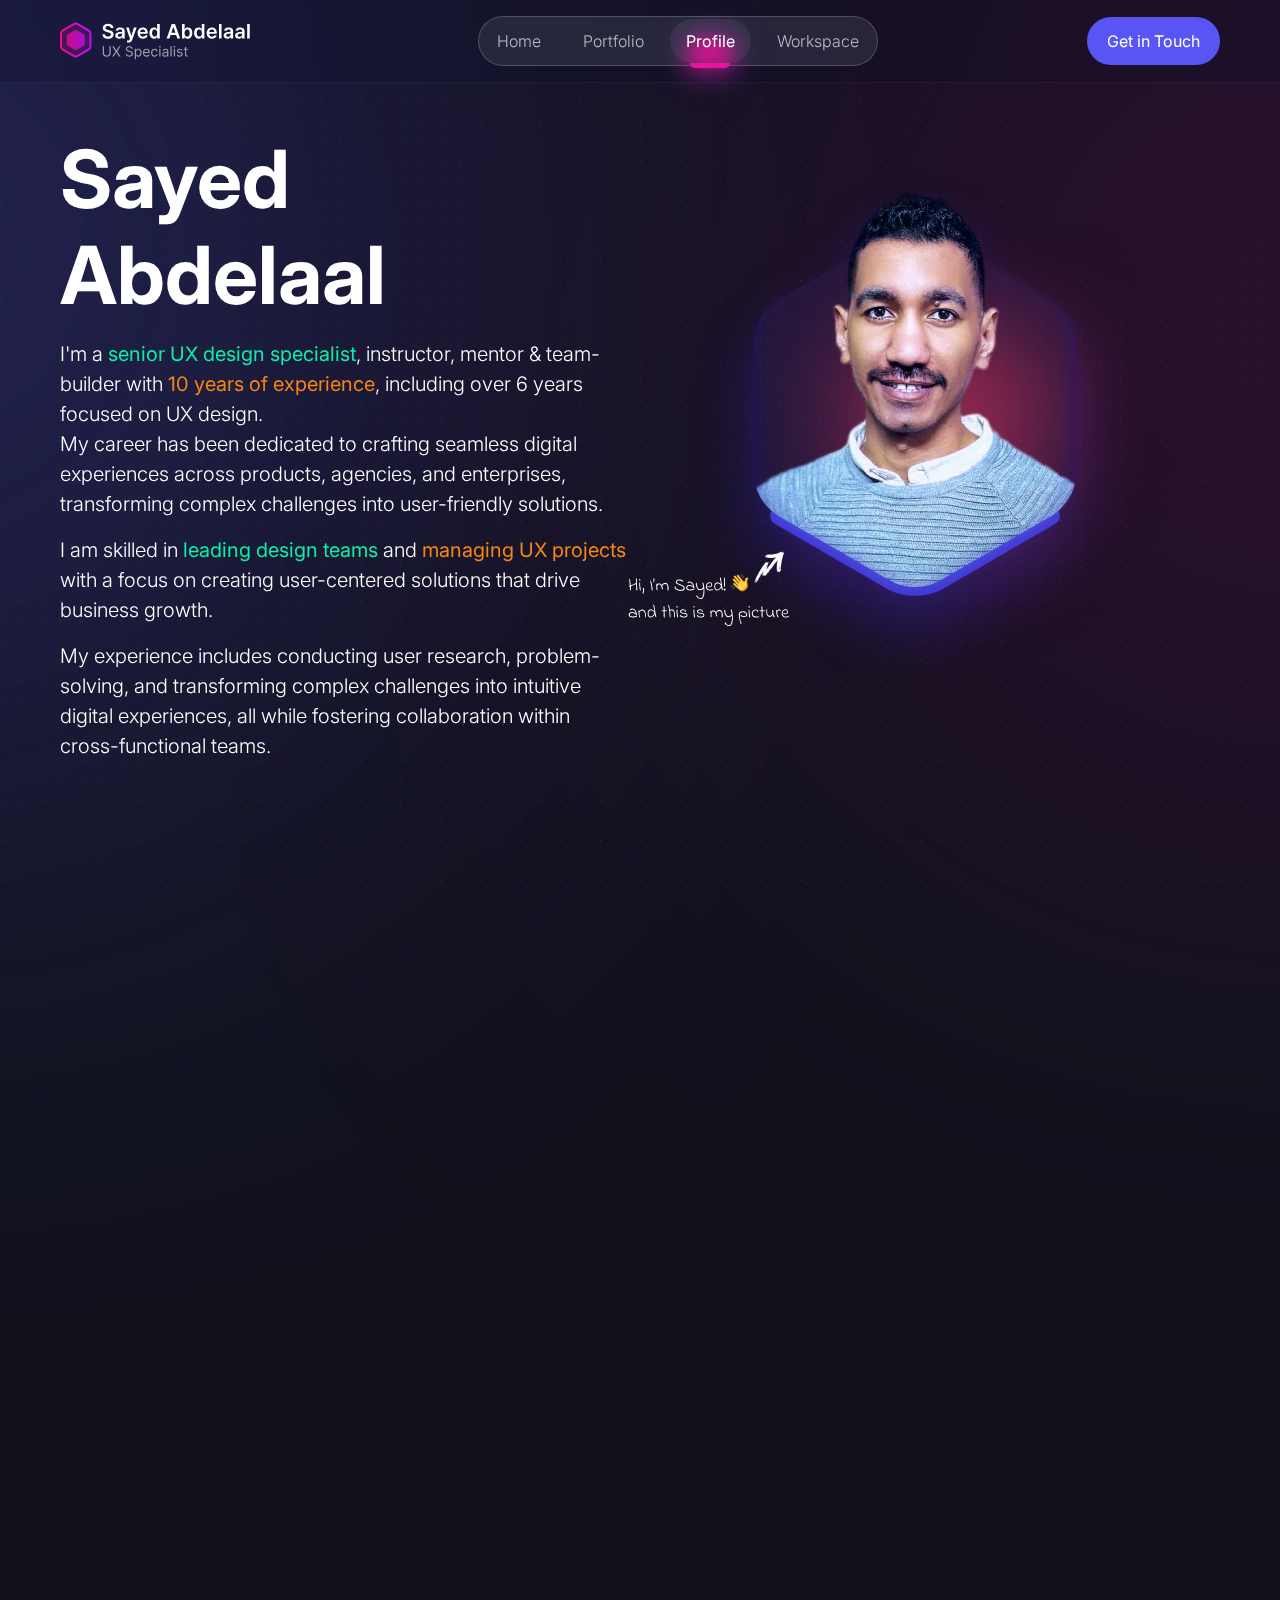
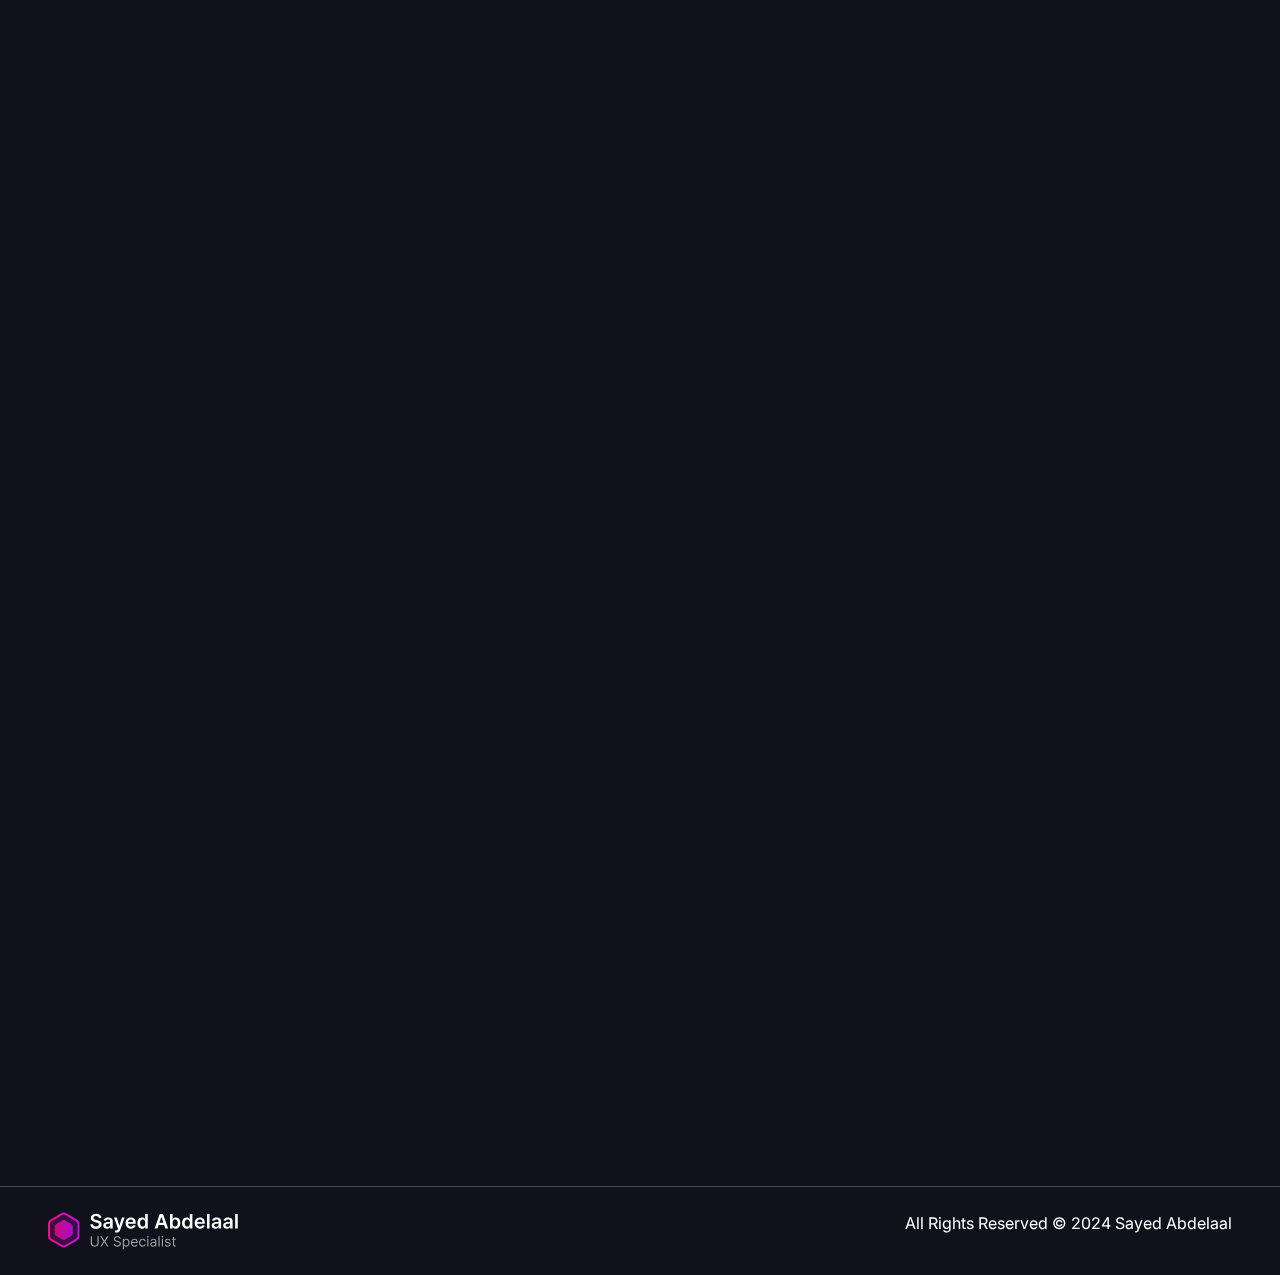
<file: profile.html>
<!DOCTYPE html>
<html data-bs-theme="dark" lang="en">

<head>
    <meta charset="utf-8">
    <meta name="viewport" content="width=device-width, initial-scale=1.0, shrink-to-fit=no">
    <title>Sayed Abdelaal</title>
    <meta name="twitter:description" content="Sayed Abdelaal | UX Design Specialist | UX Instructor | UX Mentor">
    <meta property="og:title" content="Sayed Abdelaal">
    <meta name="twitter:image" content="https://sayed-abdelaal.com/assets/img/Home/OG-Thumbnail.webp">
    <meta property="og:type" content="website">
    <meta property="og:description" content="Sayed Abdelaal | UX Design Specialist | UX Instructor | UX Mentor">
    <meta name="twitter:title" content="Sayed Abdelaal">
    <meta name="description" content="Sayed Abdelaal | UX Design Specialist | UX Instructor | UX Mentor">
    <meta property="og:image" content="https://sayed-abdelaal.com/assets/img/Home/OG-Thumbnail.webp">
    <link rel="icon" type="image/webp" sizes="500x500" href="assets/img/Home/fac-ico.webp">
    <link rel="icon" type="image/webp" sizes="500x500" href="assets/img/Home/fac-ico.webp" media="(prefers-color-scheme: dark)">
    <link rel="icon" type="image/webp" sizes="500x500" href="assets/img/Home/fac-ico.webp">
    <link rel="icon" type="image/webp" sizes="500x500" href="assets/img/Home/fac-ico.webp" media="(prefers-color-scheme: dark)">
    <link rel="icon" type="image/webp" sizes="500x500" href="assets/img/Home/fac-ico.webp">
    <link rel="icon" type="image/webp" sizes="500x500" href="assets/img/Home/fac-ico.webp">
    <link rel="icon" type="image/webp" sizes="500x500" href="assets/img/Home/fac-ico.webp">
    <link rel="stylesheet" href="assets/bootstrap/css/bootstrap.min.css">
    <link rel="stylesheet" href="https://fonts.googleapis.com/css?family=Inter:200,300,400,500,600,700,800,900&amp;display=swap">
    <link rel="stylesheet" href="assets/css/swiper-icons.css">
    <link rel="stylesheet" href="assets/css/bs-theme-overrides.css">
    <link rel="stylesheet" href="assets/css/aos.min.css">
    <link rel="stylesheet" href="assets/css/animate.min.css">
    <link rel="stylesheet" href="assets/css/Infinite-Scroller.css">
    <link rel="stylesheet" href="assets/css/Lightbox-Gallery-baguetteBox.min.css">
    <link rel="stylesheet" href="assets/css/Navbar-Centered-Links-icons.css">
    <link rel="stylesheet" href="assets/css/styles.css">
<!-- Google tag (gtag.js) -->
<script async src="https://www.googletagmanager.com/gtag/js?id=G-3WMWEPDK91"></script>
<script>
  window.dataLayer = window.dataLayer || [];
  function gtag(){dataLayer.push(arguments);}
  gtag('js', new Date());

  gtag('config', 'G-3WMWEPDK91');
</script>
</head>

<body>
    <section class="bg-fx-style">
        <div class="container-fluid" style="height: 100%;">
            <div class="row row-cols-2 row-cols-sm-3 h-100">
                <div class="col d-flex justify-content-center justify-content-sm-start p-0"><img class="fx" src="assets/img/Body/Left-bg-fx.svg"></div>
                <div class="col d-none d-sm-inline-block">
                    <div></div>
                </div>
                <div class="col d-flex justify-content-center justify-content-sm-end p-0"><img class="fx" src="assets/img/Body/Right-bg-fx.svg"></div>
            </div>
        </div>
    </section>
    <nav class="navbar navbar-expand-md sticky-top py-3 px-xl-5" id="navbar-scroll">
        <div class="container-fluid"><a class="navbar-brand d-flex align-items-center" href="index.html"><img src="assets/img/Body/Sayed-Logo.svg"></a><button data-bs-toggle="collapse" class="navbar-toggler" data-bs-target="#navcol-4"><span class="visually-hidden">Toggle navigation</span><span class="navbar-toggler-icon d-flex justify-content-center align-items-center"><svg xmlns="http://www.w3.org/2000/svg" width="1em" height="1em" viewBox="0 0 20 20" fill="none" class="fs-1">

                        <path fill-rule="evenodd" clip-rule="evenodd" d="M3 5C3 4.44772 3.44772 4 4 4H16C16.5523 4 17 4.44772 17 5C17 5.55228 16.5523 6 16 6H4C3.44772 6 3 5.55228 3 5Z" fill="currentColor"></path>
                        <path fill-rule="evenodd" clip-rule="evenodd" d="M3 10C3 9.44772 3.44772 9 4 9H16C16.5523 9 17 9.44772 17 10C17 10.5523 16.5523 11 16 11H4C3.44772 11 3 10.5523 3 10Z" fill="currentColor"></path>
                        <path fill-rule="evenodd" clip-rule="evenodd" d="M3 15C3 14.4477 3.44772 14 4 14H16C16.5523 14 17 14.4477 17 15C17 15.5523 16.5523 16 16 16H4C3.44772 16 3 15.5523 3 15Z" fill="currentColor"></path>
                    </svg></span></button>
            <div class="collapse navbar-collapse menu-mob" id="navcol-4">
                <ul class="navbar-nav mx-auto">
                    <li class="nav-item ms-md-0"><a class="nav-link" href="index.html">Home<div class="div-ind-d"></div>
                            <div class="div-ind-u"></div>
                        </a></li>
                    <li class="nav-item" data-bs-toggle="tooltip" data-bss-tooltip="" data-bs-placement="bottom" title="In-progress"><a class="nav-link" data-bs-toggle="modal" data-bs-target="#modal-2" href="password.html">Portfolio<div class="div-ind-d"></div>
                            <div class="div-ind-u"></div>
                        </a></li>
                    <li class="nav-item"><a class="nav-link active" href="profile.html">Profile<div class="div-ind-d"></div>
                            <div class="div-ind-u"></div>
                        </a></li>
                    <li class="nav-item me-md-0" data-bs-toggle="tooltip" data-bss-tooltip="" data-bs-placement="bottom" title="In-progress"><a class="nav-link" href="workspace.html">Workspace<div class="div-ind-d"></div>
                            <div class="div-ind-u"></div>
                        </a></li>
                </ul><a class="btn btn-primary border rounded-pill border-0" role="button" href="contact-form.html">Get in Touch</a>
            </div>
        </div>
    </nav>
    <section class="px-xl-5">
        <div class="container-fluid py-5">
            <div class="row gx-3 flex-column-reverse flex-lg-row mb-5 Home-Bio">
                <div class="col d-xxl-flex flex-lg-column justify-content-xxl-center">
                    <h1 class="display-1 fw-bold mb-3" data-aos="fade-up" data-aos-duration="600">Sayed Abdelaal</h1>
                    <p class="lead mb-3" data-aos="fade-up" data-aos-duration="600" data-aos-delay="100">I'm a <strong><span style="color: rgb(12, 237, 166);">senior UX design specialist</span></strong>, instructor, mentor &amp; team-builder with <strong><span style="color: rgb(246, 133, 17);">10 years of experience</span></strong>, including over 6 years focused on UX design. <br>My career has been dedicated to crafting seamless digital experiences across products, agencies, and enterprises, transforming complex challenges into user-friendly solutions.</p>
                    <p class="lead mb-3" data-aos="fade-up" data-aos-duration="600" data-aos-delay="100">I am skilled in <strong><span style="color: rgb(12, 237, 166);">leading design teams</span></strong> and <strong><span style="color: rgb(246, 133, 17);">managing UX projects</span></strong> with a focus on creating user-centered solutions that drive business growth.&nbsp;</p>
                    <p class="lead mb-4" data-aos="fade-up" data-aos-duration="600" data-aos-delay="100">My experience includes conducting user research, problem-solving, and transforming complex challenges into intuitive digital experiences, all while fostering collaboration within cross-functional teams.</p>
                    <div data-aos="fade-up" data-aos-duration="600" data-aos-delay="150" class="mx-0 hero-buttons"><a class="btn btn-primary border rounded-pill border-0" role="button" href="hire-me.html">Hire Me<span class="ms-2"><svg xmlns="http://www.w3.org/2000/svg" viewBox="0 0 512 512" width="1em" height="1em" fill="currentColor" data-bss-hover-animate="swing" style="margin-top: -3px;">
                                    <!--! Font Awesome Free 6.4.2 by @fontawesome - https://fontawesome.com License - https://fontawesome.com/license/free (Icons: CC BY 4.0, Fonts: SIL OFL 1.1, Code: MIT License) Copyright 2023 Fonticons, Inc. -->
                                    <path d="M0 256a256 256 0 1 1 512 0A256 256 0 1 1 0 256zm407.4 75.5c5-11.8-7-22.5-19.3-18.7c-39.7 12.2-84.5 19-131.8 19s-92.1-6.8-131.8-19c-12.3-3.8-24.3 6.9-19.3 18.7c25 59.1 83.2 100.5 151.1 100.5s126.2-41.4 151.1-100.5zM160 120c-3.1 0-5.9 1.8-7.2 4.6l-16.6 34.7-38.1 5c-3.1 .4-5.6 2.5-6.6 5.5s-.1 6.2 2.1 8.3l27.9 26.5-7 37.8c-.6 3 .7 6.1 3.2 7.9s5.8 2 8.5 .6L160 232.5l33.8 18.3c2.7 1.5 6 1.3 8.5-.6s3.7-4.9 3.2-7.9l-7-37.8L226.4 178c2.2-2.1 3.1-5.3 2.1-8.3s-3.5-5.1-6.6-5.5l-38.1-5-16.6-34.7c-1.3-2.8-4.1-4.6-7.2-4.6zm192 0c-3.1 0-5.9 1.8-7.2 4.6l-16.6 34.7-38.1 5c-3.1 .4-5.6 2.5-6.6 5.5s-.1 6.2 2.1 8.3l27.9 26.5-7 37.8c-.6 3 .7 6.1 3.2 7.9s5.8 2 8.5 .6L352 232.5l33.8 18.3c2.7 1.5 6 1.3 8.5-.6s3.7-4.9 3.2-7.9l-7-37.8L418.4 178c2.2-2.1 3.1-5.3 2.1-8.3s-3.5-5.1-6.6-5.5l-38.1-5-16.6-34.7c-1.3-2.8-4.1-4.6-7.2-4.6z"></path>
                                </svg></span></a><a class="btn btn-outline-primary rounded-pill ms-lg-3 mt-3 mt-lg-0" role="button" href="https://www.linkedin.com/in/sayed-abdelaal/" target="_blank">Let’s Connect!<span class="ms-2"><svg xmlns="http://www.w3.org/2000/svg" viewBox="-32 0 512 512" width="1em" height="1em" fill="currentColor" data-bss-hover-animate="swing" style="margin-top: -3px;">
                                    <!--! Font Awesome Free 6.4.2 by @fontawesome - https://fontawesome.com License - https://fontawesome.com/license/free (Icons: CC BY 4.0, Fonts: SIL OFL 1.1, Code: MIT License) Copyright 2023 Fonticons, Inc. -->
                                    <path d="M100.28 448H7.4V148.9h92.88zM53.79 108.1C24.09 108.1 0 83.5 0 53.8a53.79 53.79 0 0 1 107.58 0c0 29.7-24.1 54.3-53.79 54.3zM447.9 448h-92.68V302.4c0-34.7-.7-79.2-48.29-79.2-48.29 0-55.69 37.7-55.69 76.7V448h-92.78V148.9h89.08v40.8h1.3c12.4-23.5 42.69-48.3 87.88-48.3 94 0 111.28 61.9 111.28 142.3V448z"></path>
                                </svg></span></a></div>
                </div>
                <div class="col-lg-auto text-center px-0 px-xl-5" data-aos="fade-up-left" data-aos-duration="600" data-aos-delay="200"><img class="img-fluid" src="assets/img/Home/Image.webp"><img class="img-fluid d-none d-sm-none d-lg-flex hi-sayed hi-sayed-animation" src="assets/img/General/Hi.png"></div>
            </div>
        </div>
    </section>
    <section class="mx-xl-5 section">
        <div class="container-fluid">
            <h3 class="fw-bold d-inline-block text-gradient mb-5" data-aos="fade-right">__Experience </h3>
            <div class="row flex-column flex-md-row mb-4">
                <div class="col-auto mb-3 mb-md-0" data-aos="fade-up" data-aos-duration="600"><img src="assets/img/Profile/JsQiLzX.webp" width="70px" height=""></div>
                <div class="col" data-aos="fade-up" data-aos-duration="600" data-aos-delay="150">
                    <div class="d-flex flex-column justify-content-center align-items-start mb-2" style="min-height: 70px;">
                        <h4>UEFA, Switzerland. (Remote)</h4>
                        <p class="fw-light text-white-50 mb-0">Des 2023 – Present.</p>
                    </div>
                    <div class="mt-4">
                        <h5>Senior UX Design Specialist</h5>
                    </div>
                    <div class="my-3">
                        <p class="fw-light mb-0">I lead the design and execution of B2B projects that drive engagement and satisfaction, collaborating with cross-functional teams to ensure impactful outcomes.</p>
                    </div>
                    <div class="my-3">
                        <ul class="fw-light text-body-tertiary mb-0">
                            <li class="mb-2">Work closely with cross-functional teams including product managers, developers, and stakeholders.</li>
                            <li class="mb-2">Communicate design progress and challenges to stakeholders effectively.</li>
                            <li class="mb-2">Ensure designs align with business goals and technical constraints.</li>
                            <li class="mb-2">Ensure designs are aligned with UEFA's brand and visual identity - Maintain B2B design system.</li>
                            <li class="mb-2">Conduct research to understand user needs, behaviors, and pain points.</li>
                            <li class="mb-2">Plan and conduct usability testing sessions to gather user feedback.</li>
                            <li class="mb-2">Present design concepts and rationale to stakeholders, effectively articulating design decisions.</li>
                            <li class="mb-2">Manage multiple design projects simultaneously, ensuring timely delivery of high-quality work.</li>
                            <li class="mb-2">Mentor junior designers and provide guidance on best practices.</li>
                            <li class="mb-0">Lead design reviews and provide constructive feedback to peers.</li>
                        </ul>
                    </div>
                    <div class="my-3">
                        <div class="d-flex align-items-xl-center mb-2">
                            <h6 class="fw-light me-2 mb-0">Products/Projects</h6>
                            <hr class="flex-fill">
                        </div>
                        <p class="fw-light text-body-tertiary">UEFA's Community Platform, VIP Tickets App, Accreditation Delivery Portal, Media Portal, VISTA Stadium maps, UEFA Go, and the B2B Design system.</p>
                    </div>
                </div>
            </div>
            <div class="row flex-column flex-md-row mb-4">
                <div class="col-auto mb-3 mb-md-0" data-aos="fade-up" data-aos-duration="600">
                    <div class="d-xxl-flex justify-content-xxl-center align-items-xxl-center" style="min-height: 70px;"><img src="assets/img/Profile/Atos.png" width="70px" height=""></div>
                </div>
                <div class="col" data-aos="fade-up" data-aos-duration="600" data-aos-delay="150">
                    <div class="d-flex flex-column justify-content-center align-items-start mb-2" style="min-height: 70px;">
                        <h4>Atos, France. (Remote)</h4>
                        <p class="fw-light text-white-50 mb-0">Des 2023 – Present.</p>
                    </div>
                    <div class="mt-4">
                        <h5>UX Design Lead</h5>
                    </div>
                    <div class="my-3">
                        <p class="fw-light mb-0">I'm Leading the UX team and owning the UX Design of UEFA's products.</p>
                    </div>
                    <div class="my-3"></div>
                    <div class="my-3">
                        <div class="d-flex align-items-xl-center mb-2">
                            <h6 class="fw-light me-2 mb-0">Clients:</h6>
                            <hr class="flex-fill">
                        </div>
                        <p class="fw-light text-body-tertiary">UEFA -&nbsp;Olympics Games Paris 2024 - Euro 2024</p>
                    </div>
                </div>
            </div>
            <div class="row flex-column flex-md-row mb-4">
                <div class="col-auto mb-3 mb-md-0" data-aos="fade-up" data-aos-duration="600">
                    <div class="d-xxl-flex justify-content-xxl-center align-items-xxl-center" style="min-height: 70px;"><img src="assets/img/Profile/Contact.png" width="70px" height=""></div>
                </div>
                <div class="col" data-aos="fade-up" data-aos-duration="600" data-aos-delay="150">
                    <div class="d-flex flex-column justify-content-center align-items-start mb-2" style="min-height: 70px;">
                        <h4>Contact Cars </h4>
                        <p class="fw-light text-white-50 mb-0">Nov 2023 - Sep 2024</p>
                    </div>
                    <div class="mt-4">
                        <h5>Product Design Lead (Part-time)</h5>
                    </div>
                    <div class="my-3">
                        <p class="fw-light mb-0">I lead the overall design vision for the product, aligned with the company's long-term strategy and values.</p>
                    </div>
                    <div class="my-3">
                        <ul class="fw-light text-body-tertiary mb-0">
                            <li class="mb-2">Ensure designs align with business goals and technical constraints.</li>
                            <li class="mb-2">Lead the design process from concept to execution, including user research, wireframing, prototyping, visual design, and interaction design.</li>
                            <li class="mb-2">Lead design reviews and provide constructive feedback to peers.</li>
                            <li class="mb-2">Develop and maintain a consistent design language and style guide that reflects the brand and product’s vision.</li>
                            <li class="mb-2">Leverage data, user feedback, and research to refine the user journey.</li>
                        </ul>
                    </div>
                    <div class="my-3">
                        <div class="d-flex align-items-xl-center mb-2">
                            <h6 class="fw-light me-2 mb-0">Products:</h6>
                            <hr class="flex-fill">
                        </div>
                        <p class="fw-light text-body-tertiary">Mobile Apps, Web Platform</p>
                    </div>
                </div>
            </div>
            <div class="row flex-column flex-md-row mb-4">
                <div class="col-auto mb-3 mb-md-0" data-aos="fade-up" data-aos-duration="600">
                    <div class="d-xxl-flex justify-content-xxl-center align-items-xxl-center" style="min-height: 70px;"><img src="assets/img/Profile/Anas.png" width="70px" height=""></div>
                </div>
                <div class="col" data-aos="fade-up" data-aos-duration="600" data-aos-delay="150">
                    <div class="d-flex flex-column justify-content-center align-items-start mb-2" style="min-height: 70px;">
                        <h4>Anas Academy </h4>
                        <p class="fw-light text-white-50 mb-0">Nov 2023 – Present.</p>
                    </div>
                    <div class="mt-4">
                        <h5>UX Instructor (Part-time)</h5>
                    </div>
                    <div class="my-3">
                        <p class="fw-light mb-0">As a UX Instructor&nbsp; and Trainer at Anas Academy, I am empowering individuals with the knowledge and skills to create exceptional user experiences.</p>
                    </div>
                    <div class="my-3">
                        <ul class="fw-light text-body-tertiary mb-0">
                            <li class="mb-2">Create an engaging training UX content and conducting sessions on user experience (UX) design principles, methodologies, and best practices.</li>
                            <li class="mb-2">Create and deliver hands-on workshops, exercises, and case studies to enhance participants' practical skills in UX design.</li>
                            <li class="mb-2">Provide guidance and mentorship to trainees, offering personalized feedback and insights to foster their growth and development.</li>
                            <li class="mb-2">Continuously evaluate and improve training content, materials and methodologies to ensure their effectiveness.</li>
                        </ul>
                    </div>
                </div>
            </div>
            <div class="row flex-column flex-md-row mb-4">
                <div class="col-auto mb-3 mb-md-0" data-aos="fade-up" data-aos-duration="600">
                    <div class="d-xxl-flex justify-content-xxl-center align-items-xxl-center" style="min-height: 70px;"><img src="assets/img/Profile/LinkDev%201.png" width="70px" height=""></div>
                </div>
                <div class="col" data-aos="fade-up" data-aos-duration="600" data-aos-delay="150">
                    <div class="d-flex flex-column justify-content-center align-items-start mb-2" style="min-height: 70px;">
                        <h4>Link Development </h4>
                        <p class="fw-light text-white-50 mb-0">May 2021 - Dec 2023</p>
                    </div>
                    <div class="mt-4">
                        <h5>Senior UX Designer</h5>
                    </div>
                    <div class="my-3">
                        <p class="fw-light mb-0">I worked in a cross-functional team mission-based, closely with all stakeholders. I also maintain and contribute to the design system alongside the front-end team.</p>
                    </div>
                    <div class="my-3">
                        <ul class="fw-light text-body-tertiary mb-0">
                            <li class="mb-2">Collaborate with stakeholders to define project goals, requirements, and constraints.</li>
                            <li class="mb-2">Develop design strategies that align with business objectives and user needs.</li>
                            <li class="mb-2">Conduct user research to understand user needs, behaviors, and motivations.</li>
                            <li class="mb-2">Analyze research data to identify key insights and design opportunities.</li>
                            <li class="mb-2">Develop user personas, journey maps, and scenarios to inform design decisions.</li>
                            <li class="mb-2">Develop wireframes, mockups, and interactive prototypes to communicate design concepts.</li>
                            <li class="mb-2">Design intuitive and visually appealing user interfaces for web and mobile applications.</li>
                            <li class="mb-2">Conduct usability testing to gather feedback and iterate on designs.</li>
                            <li class="mb-2">Provide mentorship and guidance to junior designers and contribute to their professional development.</li>
                        </ul>
                    </div>
                    <div class="my-3">
                        <div class="d-flex align-items-xl-center mb-2">
                            <h6 class="fw-light me-2 mb-0">Products/Projects:</h6>
                            <hr class="flex-fill">
                        </div>
                        <p class="fw-light text-body-tertiary">ServeBig, the Ministry of Justice Platform, GAFI, EgyptAir, the Grand Egyptian Museum, SEHA, CBE - GRID, Emirates Health Services, the Saudi Space Portal, the Dubai Chamber of Commerce, the Islamic Development Bank, FAB MISR Internet Banking, STC Bank, RCJY, and many more success stories.</p>
                    </div>
                </div>
            </div>
            <div class="row flex-column flex-md-row mb-4">
                <div class="col-auto mb-3 mb-md-0" data-aos="fade-up" data-aos-duration="600">
                    <div class="d-xxl-flex justify-content-xxl-center align-items-xxl-center" style="min-height: 70px;"><img src="assets/img/Profile/Udacity.png" width="70px" height=""></div>
                </div>
                <div class="col" data-aos="fade-up" data-aos-duration="600" data-aos-delay="150">
                    <div class="d-flex flex-column justify-content-center align-items-start mb-2" style="min-height: 70px;">
                        <h4>Udacity </h4>
                        <p class="fw-light text-white-50 mb-0">Sep 2022 - Sep 2024</p>
                    </div>
                    <div class="mt-4">
                        <h5>UX Session Lead (Part-time)</h5>
                    </div>
                    <div class="my-3">
                        <p class="fw-light mb-0">I lead learning sessions and workshops, teaching the Advanced UX Design program (UX Nanodegree).</p>
                    </div>
                    <div class="my-3">
                        <ul class="fw-light text-body-tertiary mb-0">
                            <li class="mb-2">Managing weekly Connect sessions with students according to Udacity guidelines.</li>
                            <li class="mb-2">Creating the Udacity Connect session agenda, content &amp; notes.</li>
                            <li class="mb-2">Explaining concepts of the Nanodegree program to my groups of students.</li>
                            <li class="mb-2">Coordinating between the students and the Udacity Connect team. </li>
                            <li class="mb-2">Few more responsibilities… </li>
                        </ul>
                    </div>
                </div>
            </div>
            <div class="row flex-column flex-md-row mb-4">
                <div class="col-auto mb-3 mb-md-0" data-aos="fade-up" data-aos-duration="600">
                    <div class="d-xxl-flex justify-content-xxl-center align-items-xxl-center" style="min-height: 70px;"><img src="assets/img/Profile/intcore.png" width="70px" height=""></div>
                </div>
                <div class="col" data-aos="fade-up" data-aos-duration="600" data-aos-delay="150">
                    <div class="d-flex flex-column justify-content-center align-items-start mb-2" style="min-height: 70px;">
                        <h4>Intcore </h4>
                        <p class="fw-light text-white-50 mb-0">Jan 2020 - Apr 2021</p>
                    </div>
                    <div class="mt-4">
                        <h5>UX/UI Designer</h5>
                    </div>
                    <div class="my-3">
                        <p class="fw-light mb-0">I worked closely with the system analyst, project manager, and development team to deliver products that delight and satisfy the end-user and achieve business goals.</p>
                    </div>
                    <div class="my-3">
                        <ul class="fw-light text-body-tertiary mb-0">
                            <li class="mb-2">Conduct user research to understand user needs, behaviors, and pain points.</li>
                            <li class="mb-2">Create wireframes, prototypes, and user flows to effectively communicate design ideas.</li>
                            <li class="mb-2">Create visually appealing and intuitive user interfaces.</li>
                            <li class="mb-2">Collaborate with clients and stakeholders.</li>
                            <li class="mb-2">Implement friendly Website/App UI design and prototyping.</li>
                            <li class="mb-2">Coordination and collaboration with the developers team.</li>
                            <li class="mb-2">Taking feedback from teammates and clients and consider it to improve the designs and make the right decisions.</li>
                        </ul>
                    </div>
                    <div class="my-3">
                        <div class="d-flex align-items-xl-center mb-2">
                            <h6 class="fw-light me-2 mb-0">Products/Projects:</h6>
                            <hr class="flex-fill">
                        </div>
                        <p class="fw-light text-body-tertiary">Medaro, AerBag, Clubenz, Multivendor Ecommerce, Fastrak, CodeRed, Treffen, and many more success stories!</p>
                    </div>
                </div>
            </div>
        </div>
    </section>
    <footer class="mb-2 overflow-hidden">
        <div class="container-fluid pt-4 pt-lg-5 px-0 overflow-hidden">
            <hr style="border-color: rgb(255, 255, 255);border-top-color: rgb(255,;border-right-color: 255,;border-bottom-color: 255);border-left-color: 255,;">
            <div class="row gy-4 gy-md-2 row-cols-1 row-cols-md-2 mt-0 px-3 px-xl-5">
                <div class="col d-flex justify-content-center justify-content-md-start"><a class="navbar-brand d-flex align-items-center" href="index.html"><img src="assets/img/Body/Sayed-Logo.svg"></a></div>
                <div class="col d-flex justify-content-center justify-content-md-end">
                    <p class="text-center">All Rights Reserved © 2024 Sayed Abdelaal</p>
                </div>
            </div>
            <div class="d-flex flex-column justify-content-start align-items-center flex-sm-row pt-3 px-xl-5"></div>
        </div>
    </footer>
    <div class="modal fade" role="dialog" tabindex="-1" id="passwordModal" aria-labelledby="passwordModalLabel" aria-hidden="true">
        <div class="modal-dialog modal-dialog-centered modal-dialog-scrollable modal-fullscreen-md-down" role="document">
            <div class="modal-content">
                <div class="modal-header">
                    <h6 class="modal-title">Case Study is Locked<span class="ms-2"><svg xmlns="http://www.w3.org/2000/svg" viewBox="-32 0 512 512" width="1em" height="1em" fill="currentColor">
                                <!--! Font Awesome Free 6.4.2 by @fontawesome - https://fontawesome.com License - https://fontawesome.com/license/free (Icons: CC BY 4.0, Fonts: SIL OFL 1.1, Code: MIT License) Copyright 2023 Fonticons, Inc. -->
                                <path d="M144 144v48H304V144c0-44.2-35.8-80-80-80s-80 35.8-80 80zM80 192V144C80 64.5 144.5 0 224 0s144 64.5 144 144v48h16c35.3 0 64 28.7 64 64V448c0 35.3-28.7 64-64 64H64c-35.3 0-64-28.7-64-64V256c0-35.3 28.7-64 64-64H80z"></path>
                            </svg></span></h6><button class="btn-close" type="button" aria-label="Close" data-bs-dismiss="modal"></button>
                </div>
                <div class="modal-body" style="border-top-left-radius: 1.5rem;border-top-right-radius: 1.5rem;">
                    <div class="container" style="height: fit-content;">
                        <div class="row mb-2 h-100">
                            <div class="col text-center">
                                <div class="d-flex flex-column justify-content-start align-items-center w-100 position-relative" style="height: 350px;/*z-index: -1;*/"><img class="img-fluid w-50 position-absolute mt-5" src="assets/img/General/Padlock.webp"></div>
                                <div style="margin-top: -3rem;">
                                    <h2 class="display-6 fw-bold mb-4">Password Please</h2>
                                    <p class="fw-light text-white-50 mb-4">Please enter the password provided in your correspondence.</p>
                                    <form class="d-flex flex-column justify-content-center flex-wrap align-items-sm-center justify-content-xl-start align-items-xl-center py-2"><input class="form-control rounded-pill" type="password" id="passwordInput" required="" placeholder="Enter Password">
                                        <div class="text-start invalid-feedback mt-2 px-3" id="feedback"></div>
                                        <p class="fw-light mt-3"><span class="text-white-50 me-2">Are You Hiring Manager?</span><a href="hire-me.html">Request Password</a></p>
                                    </form>
                                </div>
                            </div>
                        </div>
                    </div>
                </div>
                <div class="modal-footer"><button class="btn btn-outline-primary rounded-pill" type="button" data-bs-dismiss="modal">Close</button><button class="btn btn-primary rounded-pill" type="button" id="submitPassword">Unlock Case Study<span class="ms-2"><svg xmlns="http://www.w3.org/2000/svg" viewBox="0 -32 576 576" width="1em" height="1em" fill="currentColor">
                                <!--! Font Awesome Free 6.4.2 by @fontawesome - https://fontawesome.com License - https://fontawesome.com/license/free (Icons: CC BY 4.0, Fonts: SIL OFL 1.1, Code: MIT License) Copyright 2023 Fonticons, Inc. -->
                                <path d="M352 144c0-44.2 35.8-80 80-80s80 35.8 80 80v48c0 17.7 14.3 32 32 32s32-14.3 32-32V144C576 64.5 511.5 0 432 0S288 64.5 288 144v48H64c-35.3 0-64 28.7-64 64V448c0 35.3 28.7 64 64 64H384c35.3 0 64-28.7 64-64V256c0-35.3-28.7-64-64-64H352V144z"></path>
                            </svg></span></button></div>
            </div>
        </div>
    </div>
    <div class="modal fade" role="dialog" tabindex="-1" id="modal-2">
        <div class="modal-dialog modal-dialog-centered modal-dialog-scrollable modal-fullscreen-md-down" role="document">
            <div class="modal-content">
                <div class="modal-header">
                    <h6 class="modal-title">In-progress<span class="ms-2"><svg xmlns="http://www.w3.org/2000/svg" width="1em" height="1em" viewBox="0 0 20 20" fill="none">
                                <path fill-rule="evenodd" clip-rule="evenodd" d="M12.3945 2.55279C12.2662 2.29624 12.034 2.10713 11.7568 2.03351C11.4795 1.95988 11.184 2.00885 10.9454 2.16795C10.5995 2.39858 10.3314 2.72608 10.1229 3.04791C9.90855 3.37854 9.71986 3.76148 9.553 4.16366C9.21939 4.96773 8.93911 5.93195 8.71375 6.89778C8.42752 8.12448 8.21568 9.41687 8.10004 10.4776C7.61585 10.1512 7.33491 9.78527 7.15481 9.41104C6.82729 8.73046 6.75736 7.8772 6.75736 6.75739C6.75736 6.35292 6.51372 5.98829 6.14004 5.83351C5.76637 5.67872 5.33625 5.76428 5.05025 6.05028C3.68361 7.41692 3 9.21013 3 11C3 12.7899 3.68361 14.5831 5.05025 15.9498C7.78392 18.6834 12.2161 18.6834 14.9497 15.9498C16.3164 14.5831 17 12.7899 17 11C17 9.21013 16.3164 7.41692 14.9497 6.05028C14.3584 5.45889 13.9696 5.06453 13.6021 4.5828C13.239 4.10688 12.8781 3.51991 12.3945 2.55279ZM12.1213 15.1213C10.9497 16.2929 9.05025 16.2929 7.87868 15.1213C7.29289 14.5355 7 13.7678 7 13C7 13 7.87868 13.5 9.50005 13.5C9.50005 12.5 10 9.5 10.75 9C11.25 10 11.5355 10.2929 12.1213 10.8787C12.7071 11.4645 13 12.2322 13 13C13 13.7678 12.7071 14.5355 12.1213 15.1213Z" fill="currentColor"></path>
                            </svg></span></h6><button class="btn-close" type="button" aria-label="Close" data-bs-dismiss="modal"></button>
                </div>
                <div class="modal-body" style="border-top-left-radius: 1.5rem;border-top-right-radius: 1.5rem;">
                    <div class="container" style="height: fit-content;">
                        <div class="row mb-2 h-100">
                            <div class="col text-center">
                                <div class="d-flex flex-column justify-content-start align-items-center w-100 position-relative" style="height: 350px;/*z-index: -1;*/"><img class="img-fluid w-50 position-absolute mt-5" src="assets/img/Space/flame.webp"></div>
                                <div style="margin-top: -3rem;">
                                    <h2 class="display-6 fw-bold mb-4">Hang tight,</h2>
                                    <p class="fw-light text-white-50 mb-4">I'm working on it.</p>
                                </div>
                            </div>
                        </div>
                    </div>
                </div>
                <div class="modal-footer"><button class="btn btn-primary rounded-pill" type="button" data-bs-dismiss="modal">Okay, I'm Waiting<span class="ms-2"><svg xmlns="http://www.w3.org/2000/svg" width="1em" height="1em" viewBox="0 0 20 20" fill="none">
                                <path fill-rule="evenodd" clip-rule="evenodd" d="M12.3945 2.55279C12.2662 2.29624 12.034 2.10713 11.7568 2.03351C11.4795 1.95988 11.184 2.00885 10.9454 2.16795C10.5995 2.39858 10.3314 2.72608 10.1229 3.04791C9.90855 3.37854 9.71986 3.76148 9.553 4.16366C9.21939 4.96773 8.93911 5.93195 8.71375 6.89778C8.42752 8.12448 8.21568 9.41687 8.10004 10.4776C7.61585 10.1512 7.33491 9.78527 7.15481 9.41104C6.82729 8.73046 6.75736 7.8772 6.75736 6.75739C6.75736 6.35292 6.51372 5.98829 6.14004 5.83351C5.76637 5.67872 5.33625 5.76428 5.05025 6.05028C3.68361 7.41692 3 9.21013 3 11C3 12.7899 3.68361 14.5831 5.05025 15.9498C7.78392 18.6834 12.2161 18.6834 14.9497 15.9498C16.3164 14.5831 17 12.7899 17 11C17 9.21013 16.3164 7.41692 14.9497 6.05028C14.3584 5.45889 13.9696 5.06453 13.6021 4.5828C13.239 4.10688 12.8781 3.51991 12.3945 2.55279ZM12.1213 15.1213C10.9497 16.2929 9.05025 16.2929 7.87868 15.1213C7.29289 14.5355 7 13.7678 7 13C7 13 7.87868 13.5 9.50005 13.5C9.50005 12.5 10 9.5 10.75 9C11.25 10 11.5355 10.2929 12.1213 10.8787C12.7071 11.4645 13 12.2322 13 13C13 13.7678 12.7071 14.5355 12.1213 15.1213Z" fill="currentColor"></path>
                            </svg></span></button></div>
            </div>
        </div>
    </div>
    <script src="assets/js/jquery.min.js"></script>
    <script src="assets/bootstrap/js/bootstrap.min.js"></script>
    <script src="assets/js/aos.min.js"></script>
    <script src="assets/js/bs-init.js"></script>
    <script src="assets/js/Lightbox-Gallery-baguetteBox.min.js"></script>
    <script src="assets/js/Lightbox-Gallery.js"></script>
    <script src="assets/js/scripts.js"></script>
</body>

</html>
</file>
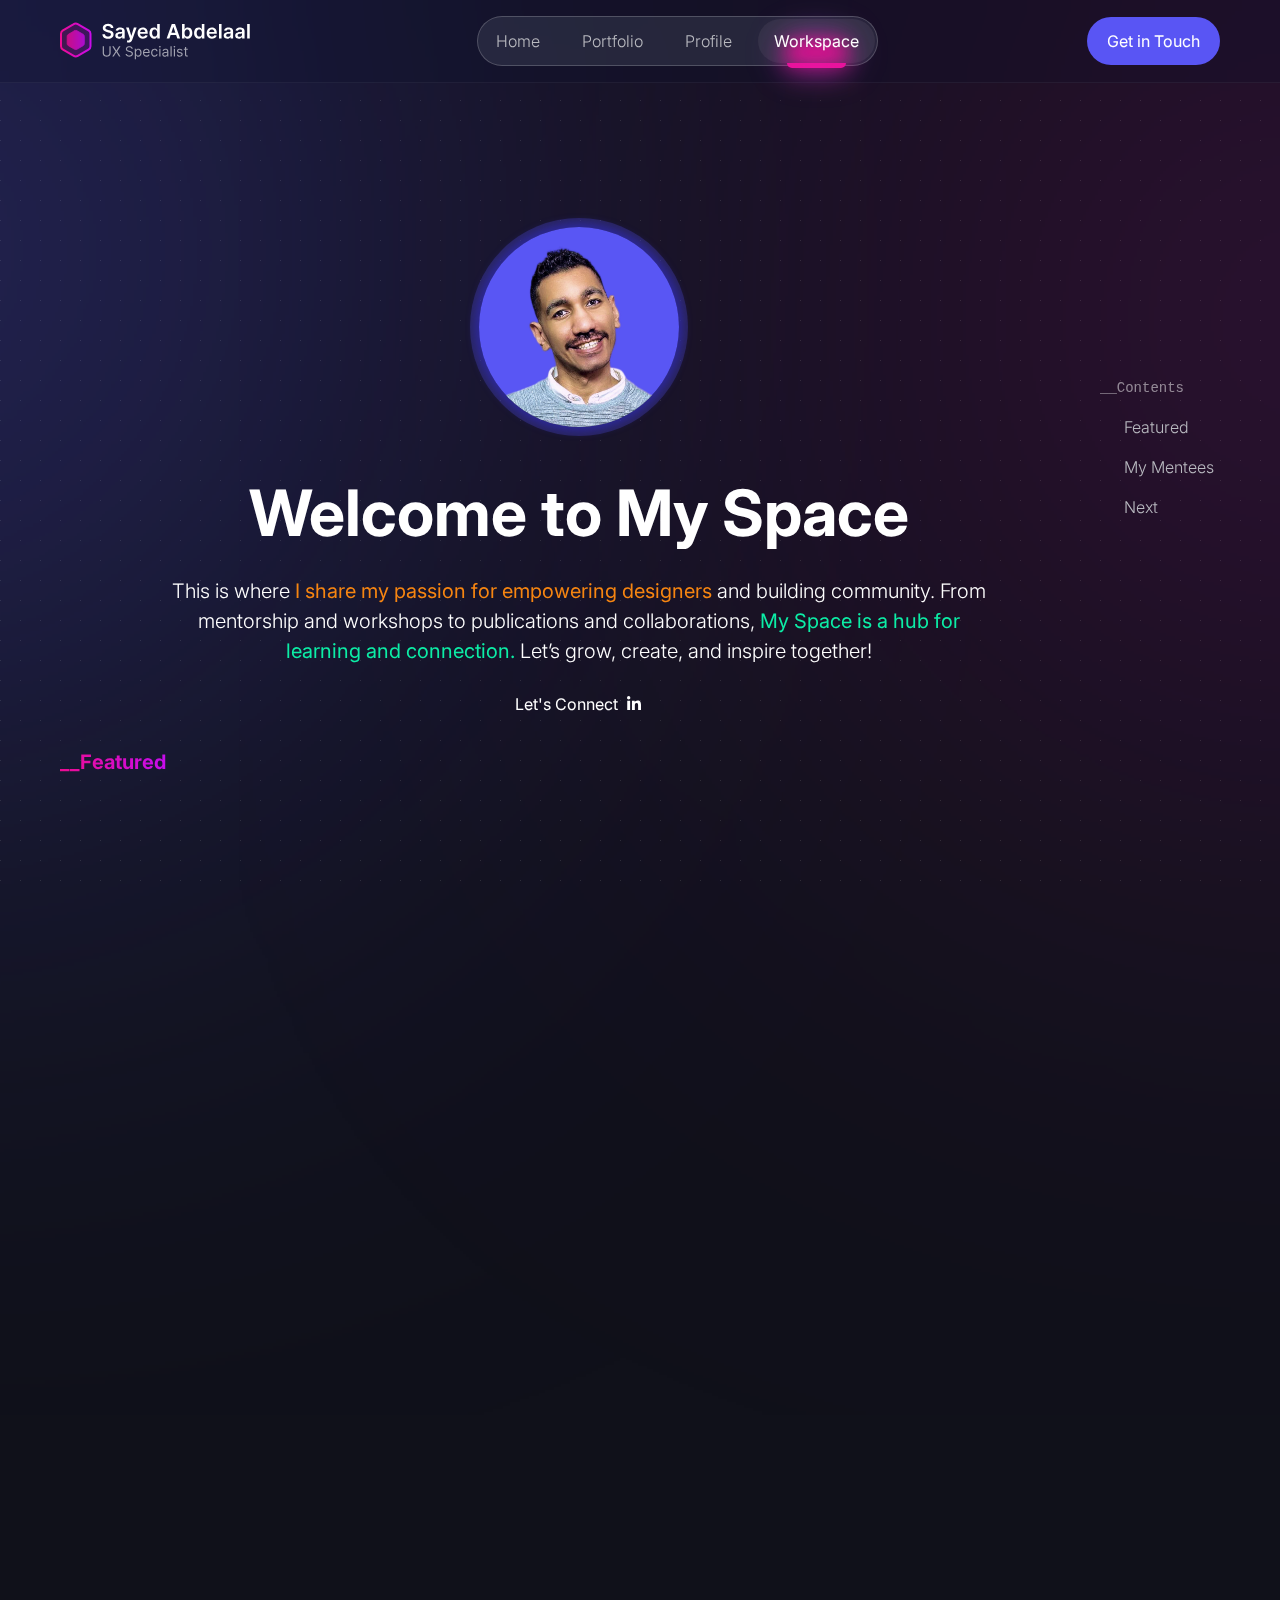
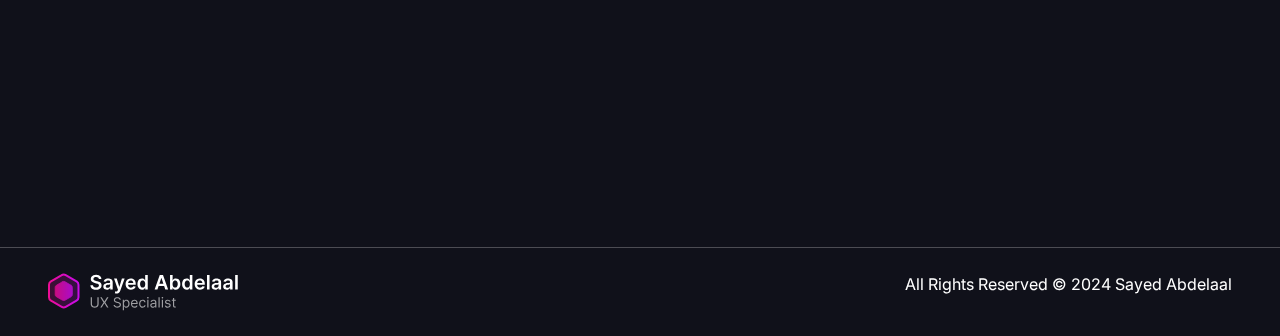
<file: workspace.html>
<!DOCTYPE html>
<html data-bs-theme="dark" lang="en">

<head>
    <meta charset="utf-8">
    <meta name="viewport" content="width=device-width, initial-scale=1.0, shrink-to-fit=no">
    <title>Sayed Abdelaal</title>
    <meta name="twitter:description" content="Sayed Abdelaal | UX Design Specialist | UX Instructor | UX Mentor">
    <meta property="og:title" content="Sayed Abdelaal">
    <meta name="twitter:image" content="https://sayed-abdelaal.com/assets/img/Home/OG-Thumbnail.webp">
    <meta property="og:type" content="website">
    <meta property="og:description" content="Sayed Abdelaal | UX Design Specialist | UX Instructor | UX Mentor">
    <meta name="twitter:title" content="Sayed Abdelaal">
    <meta name="description" content="Sayed Abdelaal | UX Design Specialist | UX Instructor | UX Mentor">
    <meta property="og:image" content="https://sayed-abdelaal.com/assets/img/Home/OG-Thumbnail.webp">
    <link rel="icon" type="image/webp" sizes="500x500" href="assets/img/Home/fac-ico.webp">
    <link rel="icon" type="image/webp" sizes="500x500" href="assets/img/Home/fac-ico.webp" media="(prefers-color-scheme: dark)">
    <link rel="icon" type="image/webp" sizes="500x500" href="assets/img/Home/fac-ico.webp">
    <link rel="icon" type="image/webp" sizes="500x500" href="assets/img/Home/fac-ico.webp" media="(prefers-color-scheme: dark)">
    <link rel="icon" type="image/webp" sizes="500x500" href="assets/img/Home/fac-ico.webp">
    <link rel="icon" type="image/webp" sizes="500x500" href="assets/img/Home/fac-ico.webp">
    <link rel="icon" type="image/webp" sizes="500x500" href="assets/img/Home/fac-ico.webp">
    <link rel="stylesheet" href="assets/bootstrap/css/bootstrap.min.css">
    <link rel="stylesheet" href="https://fonts.googleapis.com/css?family=Inter:200,300,400,500,600,700,800,900&amp;display=swap">
    <link rel="stylesheet" href="assets/css/swiper-icons.css">
    <link rel="stylesheet" href="assets/css/bs-theme-overrides.css">
    <link rel="stylesheet" href="assets/css/aos.min.css">
    <link rel="stylesheet" href="assets/css/animate.min.css">
    <link rel="stylesheet" href="assets/css/Infinite-Scroller.css">
    <link rel="stylesheet" href="assets/css/Lightbox-Gallery-baguetteBox.min.css">
    <link rel="stylesheet" href="assets/css/Navbar-Centered-Links-icons.css">
    <link rel="stylesheet" href="assets/css/styles.css">
<!-- Google tag (gtag.js) -->
<script async src="https://www.googletagmanager.com/gtag/js?id=G-3WMWEPDK91"></script>
<script>
  window.dataLayer = window.dataLayer || [];
  function gtag(){dataLayer.push(arguments);}
  gtag('js', new Date());

  gtag('config', 'G-3WMWEPDK91');
</script>
</head>

<body>
    <section class="bg-fx-style">
        <div class="container-fluid" style="height: 100%;">
            <div class="row row-cols-2 row-cols-sm-3 h-100">
                <div class="col d-flex justify-content-center justify-content-sm-start p-0"><img class="fx" src="assets/img/Body/Left-bg-fx.svg"></div>
                <div class="col d-none d-sm-inline-block">
                    <div></div>
                </div>
                <div class="col d-flex justify-content-center justify-content-sm-end p-0"><img class="fx" src="assets/img/Body/Right-bg-fx.svg"></div>
            </div>
        </div>
    </section>
    <nav class="navbar navbar-expand-md sticky-top py-3 px-xl-5" id="navbar-scroll">
        <div class="container-fluid"><a class="navbar-brand d-flex align-items-center" href="index.html"><img src="assets/img/Body/Sayed-Logo.svg"></a><button data-bs-toggle="collapse" class="navbar-toggler" data-bs-target="#navcol-4"><span class="visually-hidden">Toggle navigation</span><span class="navbar-toggler-icon d-flex justify-content-center align-items-center"><svg xmlns="http://www.w3.org/2000/svg" width="1em" height="1em" viewBox="0 0 20 20" fill="none" class="fs-1">

                        <path fill-rule="evenodd" clip-rule="evenodd" d="M3 5C3 4.44772 3.44772 4 4 4H16C16.5523 4 17 4.44772 17 5C17 5.55228 16.5523 6 16 6H4C3.44772 6 3 5.55228 3 5Z" fill="currentColor"></path>
                        <path fill-rule="evenodd" clip-rule="evenodd" d="M3 10C3 9.44772 3.44772 9 4 9H16C16.5523 9 17 9.44772 17 10C17 10.5523 16.5523 11 16 11H4C3.44772 11 3 10.5523 3 10Z" fill="currentColor"></path>
                        <path fill-rule="evenodd" clip-rule="evenodd" d="M3 15C3 14.4477 3.44772 14 4 14H16C16.5523 14 17 14.4477 17 15C17 15.5523 16.5523 16 16 16H4C3.44772 16 3 15.5523 3 15Z" fill="currentColor"></path>
                    </svg></span></button>
            <div class="collapse navbar-collapse menu-mob" id="navcol-4">
                <ul class="navbar-nav mx-auto">
                    <li class="nav-item ms-md-0"><a class="nav-link" href="index.html">Home<div class="div-ind-d"></div>
                            <div class="div-ind-u"></div>
                        </a></li>
                    <li class="nav-item" data-bs-toggle="tooltip" data-bss-tooltip="" data-bs-placement="bottom" title="In-progress"><a class="nav-link" data-bs-toggle="modal" data-bs-target="#modal-2" href="password.html">Portfolio<div class="div-ind-d"></div>
                            <div class="div-ind-u"></div>
                        </a></li>
                    <li class="nav-item"><a class="nav-link" href="profile.html">Profile<div class="div-ind-d"></div>
                            <div class="div-ind-u"></div>
                        </a></li>
                    <li class="nav-item me-md-0" data-bs-toggle="tooltip" data-bss-tooltip="" data-bs-placement="bottom" title="In-progress"><a class="nav-link active" href="workspace.html">Workspace<div class="div-ind-d"></div>
                            <div class="div-ind-u"></div>
                        </a></li>
                </ul><a class="btn btn-primary border rounded-pill border-0" role="button" href="contact-form.html">Get in Touch</a>
            </div>
        </div>
    </nav>
    <section class="d-none d-xl-flex flex-column justify-content-xl-center align-items-xl-start" data-aos="slide-left" data-aos-duration="600" style="z-index: 1000;right: 0;top: 0;height: 100vh;position: fixed;">
        <ul class="nav d-none d-xl-flex flex-column justify-content-xl-center align-items-xl-start fixed-menu" data-aos="slide-left" data-aos-duration="600">
            <li class="nav-item mb-2"><code class="text-white-50">__Contents</code></li>
            <li class="nav-item"><a class="nav-link" href="#section-featured-space">Featured</a></li>
            <li class="nav-item"><a class="nav-link" href="#my-mentee">My Mentees</a></li>
            <li class="nav-item"><a class="nav-link" href="#section-next">Next</a></li>
        </ul>
    </section>
    <section class="mx-xl-5 mt-5 section">
        <div class="container-fluid pt-5">
            <div class="row mb-4" data-aos="fade-up" data-aos-duration="600">
                <div class="col-1 col-xxl-2 d-none d-xl-inline">
                    <div></div>
                </div>
                <div class="col">
                    <div class="d-flex justify-content-center align-items-center my-5"><img class="rounded-circle img-fluid" src="assets/img/General/04.webp" height="auto" width="200em" style="box-shadow: 0px 0px 9px 4px rgba(46,41,163,0.85), 0px 0px 0px 9px rgba(89,85,244,0.26);"></div>
                    <h1 class="display-3 fw-bold text-center mb-4">Welcome to My Space</h1>
                    <div></div>
                    <p class="lead text-center">This is where <strong><span style="color: rgb(246, 133, 17);">I share my passion for empowering designers</span></strong> and building community. From mentorship and workshops to publications and collaborations, <strong><span style="color: rgb(12, 237, 166);">My Space is a hub for learning and connection.</span></strong> Let’s grow, create, and inspire together!</p>
                    <div class="text-center"><a class="btn btn-outline-link rounded-pill" role="button" href="https://www.linkedin.com/in/sayed-abdelaal/" target="_blank">Let's Connect<span class="ms-2"><svg xmlns="http://www.w3.org/2000/svg" viewBox="-32 0 512 512" width="1em" height="1em" fill="currentColor" data-bss-hover-animate="swing" style="margin-top: -3px;">
                                    <!--! Font Awesome Free 6.4.2 by @fontawesome - https://fontawesome.com License - https://fontawesome.com/license/free (Icons: CC BY 4.0, Fonts: SIL OFL 1.1, Code: MIT License) Copyright 2023 Fonticons, Inc. -->
                                    <path d="M100.28 448H7.4V148.9h92.88zM53.79 108.1C24.09 108.1 0 83.5 0 53.8a53.79 53.79 0 0 1 107.58 0c0 29.7-24.1 54.3-53.79 54.3zM447.9 448h-92.68V302.4c0-34.7-.7-79.2-48.29-79.2-48.29 0-55.69 37.7-55.69 76.7V448h-92.78V148.9h89.08v40.8h1.3c12.4-23.5 42.69-48.3 87.88-48.3 94 0 111.28 61.9 111.28 142.3V448z"></path>
                                </svg></span></a></div>
                </div>
                <div class="col-1 col-xxl-2 d-none d-xl-inline">
                    <div></div>
                </div>
                <div class="col-1 d-none d-xl-inline ms-4">
                    <div></div>
                </div>
            </div>
        </div>
    </section>
    <section id="section-featured-space" class="mx-xl-5 section">
        <div class="container-fluid">
            <div class="row mb-4">
                <div class="col">
                    <h5 class="fw-bold d-inline-block text-gradient mb-4" data-aos="fade-right">__Featured</h5>
                    <div class="row gy-4 row-cols-1 row row-cols-lg-3">
                        <div class="col">
                            <div data-aos="fade-up" data-aos-duration="600" data-aos-delay="150" class="mb-4 h-auto card-6">
                                <div>
                                    <div class="p-3 mb-2 mb-lg-0 rounded-4 pink-bg-1"><img class="img-fluid rounded-4" src="assets/img/Space/Career%20Development@2x.webp"></div>
                                </div>
                                <div class="px-3 py-3">
                                    <div class="d-flex align-items-xl-center">
                                        <h6 class="text-body-tertiary text-gradient me-2 mb-0">Career Development </h6>
                                        <hr class="flex-fill">
                                    </div>
                                    <div class="mb-3">
                                        <p class="lead fw-normal d-inline-block flex-fill mb-2">UX Career&nbsp;Development 2025</p>
                                        <p class="fw-light text-body-tertiary mb-4">This initiative will help you set goals, and build a clear roadmap for professional growth in 2025.</p>
                                    </div>
                                    <div class="row row-cols-1 gy-3">
                                        <div class="col col-auto"><a class="btn btn-outline-primary rounded-pill" role="button" href="https://forms.gle/c4MtBpVnzQzGrS129" target="_blank">Apply Now<span class="ms-2"><svg xmlns="http://www.w3.org/2000/svg" viewBox="-32 0 512 512" width="1em" height="1em" fill="currentColor" style="margin-top: -3px;transform: rotate(-45deg);">
                                                        <!--! Font Awesome Free 6.4.2 by @fontawesome - https://fontawesome.com License - https://fontawesome.com/license/free (Icons: CC BY 4.0, Fonts: SIL OFL 1.1, Code: MIT License) Copyright 2023 Fonticons, Inc. -->
                                                        <path d="M438.6 278.6c12.5-12.5 12.5-32.8 0-45.3l-160-160c-12.5-12.5-32.8-12.5-45.3 0s-12.5 32.8 0 45.3L338.8 224 32 224c-17.7 0-32 14.3-32 32s14.3 32 32 32l306.7 0L233.4 393.4c-12.5 12.5-12.5 32.8 0 45.3s32.8 12.5 45.3 0l160-160z"></path>
                                                    </svg></span></a></div>
                                        <div class="col col-auto"><a class="btn btn-outline-link rounded-pill" role="button" href="workspace/ux-career-dev.html">Learn more</a></div>
                                    </div>
                                </div>
                            </div>
                        </div>
                        <div class="col mt-0 mt-lg-4">
                            <div data-aos="fade-up" data-aos-duration="600" data-aos-delay="150" class="mb-4 h-auto card-6">
                                <div>
                                    <div class="p-3 mb-2 mb-lg-0 rounded-4 blue-2-gradient-bg-1"><img class="img-fluid rounded-4" src="assets/img/Space/Sayeds%20Workspace.webp" style="/*opacity: 0;*/"></div>
                                </div>
                                <div class="px-3 py-3">
                                    <div class="d-flex align-items-xl-center">
                                        <h6 class="text-body-tertiary text-gradient me-2 mb-0">Telegram Channel</h6>
                                        <hr class="flex-fill">
                                    </div>
                                    <div class="mb-3">
                                        <p class="lead fw-normal d-inline-block flex-fill mb-2">Sayed's Space</p>
                                        <p class="fw-light text-body-tertiary mb-4">This is an announcement channel for all my upcoming activities</p>
                                    </div>
                                    <div class="row row-cols-1 gy-3">
                                        <div class="col col-auto"><a class="btn btn-outline-primary rounded-pill" role="button" href="https://t.me/sayed_space" target="_blank">Join My Space<span class="ms-2"><svg xmlns="http://www.w3.org/2000/svg" viewBox="-32 0 512 512" width="1em" height="1em" fill="currentColor" style="margin-top: -3px;transform: rotate(-45deg);">
                                                        <!--! Font Awesome Free 6.4.2 by @fontawesome - https://fontawesome.com License - https://fontawesome.com/license/free (Icons: CC BY 4.0, Fonts: SIL OFL 1.1, Code: MIT License) Copyright 2023 Fonticons, Inc. -->
                                                        <path d="M438.6 278.6c12.5-12.5 12.5-32.8 0-45.3l-160-160c-12.5-12.5-32.8-12.5-45.3 0s-12.5 32.8 0 45.3L338.8 224 32 224c-17.7 0-32 14.3-32 32s14.3 32 32 32l306.7 0L233.4 393.4c-12.5 12.5-12.5 32.8 0 45.3s32.8 12.5 45.3 0l160-160z"></path>
                                                    </svg></span></a></div>
                                    </div>
                                </div>
                            </div>
                        </div>
                        <div class="col mt-0 mt-lg-4">
                            <div data-aos="fade-up" data-aos-duration="600" data-aos-delay="150" class="mb-4 h-auto card-6">
                                <div>
                                    <div class="p-3 mb-2 mb-lg-0 rounded-4 red-bg-1"><img class="img-fluid rounded-4" src="assets/img/Space/Sweet%20September@2x.webp" style="/*opacity: 0;*/"></div>
                                </div>
                                <div class="px-3 py-3">
                                    <div class="d-flex align-items-xl-center">
                                        <h6 class="text-body-tertiary text-gradient me-2 mb-0">Mentorship Program</h6>
                                        <hr class="flex-fill">
                                    </div>
                                    <div class="mb-3">
                                        <p class="lead fw-normal d-inline-block flex-fill mb-2">Sweet September</p>
                                        <p class="fw-light text-body-tertiary mb-4">The goal is to help mentees gain confidence and sharpen their UX skills.&nbsp;<br>Through guidance, hands-on experience, and personalized feedback throughout the month.</p>
                                    </div>
                                    <div class="row row-cols-1 gy-3">
                                        <div class="col col-auto"><a class="btn btn-outline-primary rounded-pill" role="button" href="https://forms.gle/sCKzsuqatP7njmpo9" target="_blank">Join Waiting list<span class="ms-2"><svg xmlns="http://www.w3.org/2000/svg" viewBox="-32 0 512 512" width="1em" height="1em" fill="currentColor" style="margin-top: -3px;transform: rotate(-45deg);">
                                                        <!--! Font Awesome Free 6.4.2 by @fontawesome - https://fontawesome.com License - https://fontawesome.com/license/free (Icons: CC BY 4.0, Fonts: SIL OFL 1.1, Code: MIT License) Copyright 2023 Fonticons, Inc. -->
                                                        <path d="M438.6 278.6c12.5-12.5 12.5-32.8 0-45.3l-160-160c-12.5-12.5-32.8-12.5-45.3 0s-12.5 32.8 0 45.3L338.8 224 32 224c-17.7 0-32 14.3-32 32s14.3 32 32 32l306.7 0L233.4 393.4c-12.5 12.5-12.5 32.8 0 45.3s32.8 12.5 45.3 0l160-160z"></path>
                                                    </svg></span></a></div>
                                    </div>
                                </div>
                            </div>
                            <div class="d-lg-none mb-4 h-auto card-6" data-aos="fade-up" data-aos-duration="600" data-aos-delay="150">
                                <div>
                                    <div class="p-3 mb-2 mb-lg-0 rounded-4 blue-purple-bg-1"><img class="img-fluid rounded-4" src="assets/img/Space/Uxcel%20Skills%20Squad@2x.webp" style="/*opacity: 0;*/"></div>
                                </div>
                                <div class="px-3 py-3">
                                    <div class="d-flex align-items-xl-center">
                                        <h6 class="text-body-tertiary text-gradient me-2 mb-0">Uxcel-Pro-Exclusive</h6>
                                        <hr class="flex-fill">
                                    </div>
                                    <div class="mb-3">
                                        <p class="lead fw-normal d-inline-block flex-fill mb-2">Skills Squad</p>
                                        <p class="fw-light text-body-tertiary mb-4">Weekly connect sessions, Workshops, and Mentorship</p>
                                    </div>
                                    <div class="row row-cols-1 gy-3">
                                        <div class="col col-auto"><a class="btn btn-outline-primary rounded-pill" role="button" href="https://forms.gle/uKSXHcKnSuACBdFfA" target="_blank">Join the Squad<span class="ms-2"><svg xmlns="http://www.w3.org/2000/svg" viewBox="-32 0 512 512" width="1em" height="1em" fill="currentColor" style="margin-top: -3px;transform: rotate(-45deg);">
                                                        <!--! Font Awesome Free 6.4.2 by @fontawesome - https://fontawesome.com License - https://fontawesome.com/license/free (Icons: CC BY 4.0, Fonts: SIL OFL 1.1, Code: MIT License) Copyright 2023 Fonticons, Inc. -->
                                                        <path d="M438.6 278.6c12.5-12.5 12.5-32.8 0-45.3l-160-160c-12.5-12.5-32.8-12.5-45.3 0s-12.5 32.8 0 45.3L338.8 224 32 224c-17.7 0-32 14.3-32 32s14.3 32 32 32l306.7 0L233.4 393.4c-12.5 12.5-12.5 32.8 0 45.3s32.8 12.5 45.3 0l160-160z"></path>
                                                    </svg></span></a></div>
                                    </div>
                                </div>
                            </div>
                        </div>
                    </div>
                </div>
                <div class="col-1 d-none d-xl-inline ms-4">
                    <div></div>
                </div>
            </div>
        </div>
    </section>
    <section id="my-mentee" class="mx-xl-5 section">
        <div class="container-fluid">
            <div class="row mb-4">
                <div class="col">
                    <h5 class="fw-bold d-inline-block text-gradient mb-4" data-aos="fade-right">__Featured Mentee Portfolios</h5>
                    <div class="row gy-3 row-cols-1 row-cols-lg-3">
                        <div class="col">
                            <div data-aos="fade-up" data-aos-duration="600" data-aos-delay="150" class="mb-4 h-auto card-00">
                                <div class="px-3 py-3">
                                    <div class="d-flex align-items-center align-items-xl-center mb-3">
                                        <div class="d-flex align-items-xl-center rounded-4 overflow-hidden" style="max-width: 120px;min-width: 90px;"><img class="img-fluid" src="assets/img/Space/cara.webp"></div>
                                        <div class="ms-3 overflow-hidden">
                                            <h5 class="text-truncate text-start mb-1">Cara McNabb</h5>
                                            <p class="text-truncate fw-normal text-start text-body-tertiary mb-1">Product Designer</p><small class="text-truncate fw-light text-start text-body-tertiary d-flex"><span class="me-2"><img class="img-fluid rounded-1" src="assets/img/Space/Canada.webp" style="max-width: 20px;"></span>Toronto, Canada</small>
                                        </div>
                                    </div>
                                    <div class="mb-2">
                                        <p class="fw-light text-body-tertiary mb-2">Cara is a Product Designer passionate about creating intuitive, user-centered experiences.&nbsp;With a background in marketing, project management, and client services, I bring a unique perspective to solving problems and designing impactful solutions.</p>
                                    </div>
                                    <div class="row row-cols-1">
                                        <div class="col col-auto"><a class="btn btn-outline-link rounded-pill px-0" role="button" target="_blank" href="https://www.caramcnabb.com/">caramcnabb.com<span class="ms-2"><svg xmlns="http://www.w3.org/2000/svg" viewBox="-32 0 512 512" width="1em" height="1em" fill="currentColor" style="margin-top: -3px;transform: rotate(-45deg);">
                                                        <!--! Font Awesome Free 6.4.2 by @fontawesome - https://fontawesome.com License - https://fontawesome.com/license/free (Icons: CC BY 4.0, Fonts: SIL OFL 1.1, Code: MIT License) Copyright 2023 Fonticons, Inc. -->
                                                        <path d="M438.6 278.6c12.5-12.5 12.5-32.8 0-45.3l-160-160c-12.5-12.5-32.8-12.5-45.3 0s-12.5 32.8 0 45.3L338.8 224 32 224c-17.7 0-32 14.3-32 32s14.3 32 32 32l306.7 0L233.4 393.4c-12.5 12.5-12.5 32.8 0 45.3s32.8 12.5 45.3 0l160-160z"></path>
                                                    </svg></span></a></div>
                                    </div>
                                </div>
                            </div>
                            <div data-aos="fade-up" data-aos-duration="600" data-aos-delay="150" class="mb-4 h-auto card-00">
                                <div class="px-3 py-3">
                                    <div class="d-flex align-items-center align-items-xl-center mb-3">
                                        <div class="d-flex align-items-xl-center rounded-4 overflow-hidden" style="max-width: 120px;min-width: 90px;"><img class="img-fluid" src="assets/img/Space/manuela.webp"></div>
                                        <div class="ms-3 overflow-hidden">
                                            <h5 class="text-truncate text-start mb-1">Manuela Mensah</h5>
                                            <p class="text-truncate fw-normal text-start text-body-tertiary mb-1">UX Designer</p><small class="text-truncate fw-light text-start text-body-tertiary d-flex"><span class="me-2"><img class="img-fluid rounded-1" src="assets/img/Space/United%20States%20of%20America.webp" style="max-width: 20px;"></span>New York, USA</small>
                                        </div>
                                    </div>
                                    <div class="mb-2">
                                        <p class="fw-light text-body-tertiary mb-2">Manuela is a detail oriented and passionate UX Designer excited to showcase her knowledge and expertise. Manuela has previously worked as a Designer for HR Technology Data &amp; AI Transformation Team.</p>
                                    </div>
                                    <div class="row row-cols-1">
                                        <div class="col col-auto"><a class="btn btn-outline-link rounded-pill px-0" role="button" target="_blank" href="https://manuelamensah.com/">manuelamensah.com<span class="ms-2"><svg xmlns="http://www.w3.org/2000/svg" viewBox="-32 0 512 512" width="1em" height="1em" fill="currentColor" style="margin-top: -3px;transform: rotate(-45deg);">
                                                        <!--! Font Awesome Free 6.4.2 by @fontawesome - https://fontawesome.com License - https://fontawesome.com/license/free (Icons: CC BY 4.0, Fonts: SIL OFL 1.1, Code: MIT License) Copyright 2023 Fonticons, Inc. -->
                                                        <path d="M438.6 278.6c12.5-12.5 12.5-32.8 0-45.3l-160-160c-12.5-12.5-32.8-12.5-45.3 0s-12.5 32.8 0 45.3L338.8 224 32 224c-17.7 0-32 14.3-32 32s14.3 32 32 32l306.7 0L233.4 393.4c-12.5 12.5-12.5 32.8 0 45.3s32.8 12.5 45.3 0l160-160z"></path>
                                                    </svg></span></a></div>
                                    </div>
                                </div>
                            </div>
                            <div data-aos="fade-up" data-aos-duration="600" data-aos-delay="150" class="mb-4 h-auto card-00">
                                <div class="px-3 py-3">
                                    <div class="d-flex align-items-center align-items-xl-center mb-3">
                                        <div class="d-flex align-items-xl-center rounded-4 overflow-hidden" style="max-width: 120px;min-width: 90px;"><img class="img-fluid" src="assets/img/Space/chelsea.webp"></div>
                                        <div class="ms-3 overflow-hidden">
                                            <h5 class="text-truncate text-start mb-1">Chelsea Aybar</h5>
                                            <p class="text-truncate fw-normal text-start text-body-tertiary mb-1">Junior UX Designer</p><small class="text-truncate fw-light text-start text-body-tertiary d-flex"><span class="me-2"><img class="img-fluid rounded-1" src="assets/img/Space/United%20States%20of%20America.webp" style="max-width: 20px;"></span>New York, USA</small>
                                        </div>
                                    </div>
                                    <div class="mb-2">
                                        <p class="fw-light text-body-tertiary mb-2">Chelsea recently graduated from Hunter College with a BA in Digital Design, focusing on app and web design &amp; development.</p>
                                    </div>
                                    <div class="row row-cols-1">
                                        <div class="col col-auto"><a class="btn btn-outline-link rounded-pill px-0" role="button" target="_blank" href="https://chelseasdesignportfolio.netlify.app/">chelseasdesign.app<span class="ms-2"><svg xmlns="http://www.w3.org/2000/svg" viewBox="-32 0 512 512" width="1em" height="1em" fill="currentColor" style="margin-top: -3px;transform: rotate(-45deg);">
                                                        <!--! Font Awesome Free 6.4.2 by @fontawesome - https://fontawesome.com License - https://fontawesome.com/license/free (Icons: CC BY 4.0, Fonts: SIL OFL 1.1, Code: MIT License) Copyright 2023 Fonticons, Inc. -->
                                                        <path d="M438.6 278.6c12.5-12.5 12.5-32.8 0-45.3l-160-160c-12.5-12.5-32.8-12.5-45.3 0s-12.5 32.8 0 45.3L338.8 224 32 224c-17.7 0-32 14.3-32 32s14.3 32 32 32l306.7 0L233.4 393.4c-12.5 12.5-12.5 32.8 0 45.3s32.8 12.5 45.3 0l160-160z"></path>
                                                    </svg></span></a></div>
                                    </div>
                                </div>
                            </div>
                        </div>
                        <div class="col">
                            <div data-aos="fade-up" data-aos-duration="600" data-aos-delay="150" class="mb-4 h-auto card-00">
                                <div class="px-3 py-3">
                                    <div class="d-flex align-items-center align-items-xl-center mb-3">
                                        <div class="d-flex align-items-xl-center rounded-4 overflow-hidden" style="max-width: 120px;min-width: 90px;"><img class="img-fluid" src="assets/img/Space/nancy.webp"></div>
                                        <div class="ms-3 overflow-hidden">
                                            <h5 class="text-truncate text-start mb-1">Nancy Bourassa</h5>
                                            <p class="text-truncate fw-normal text-start text-body-tertiary mb-1">UX/UI Designer</p><small class="text-truncate fw-light text-start text-body-tertiary d-flex"><span class="me-2"><img class="img-fluid rounded-1" src="assets/img/Space/Canada.webp" style="max-width: 20px;"></span>British Columbia, Canada</small>
                                        </div>
                                    </div>
                                    <div class="mb-2">
                                        <p class="fw-light text-body-tertiary mb-2">Nancy is a UX/UI designer with a background in graphic design. She started her career in visual communications. She worked in higher education and the private sectors, designing everything from brand identity, and marketing materials to website and app design.</p>
                                    </div>
                                    <div class="row row-cols-1">
                                        <div class="col col-auto"><a class="btn btn-outline-link rounded-pill px-0" role="button" target="_blank" href="https://redheaddesign.ca/">redheaddesign.ca<span class="ms-2"><svg xmlns="http://www.w3.org/2000/svg" viewBox="-32 0 512 512" width="1em" height="1em" fill="currentColor" style="margin-top: -3px;transform: rotate(-45deg);">
                                                        <!--! Font Awesome Free 6.4.2 by @fontawesome - https://fontawesome.com License - https://fontawesome.com/license/free (Icons: CC BY 4.0, Fonts: SIL OFL 1.1, Code: MIT License) Copyright 2023 Fonticons, Inc. -->
                                                        <path d="M438.6 278.6c12.5-12.5 12.5-32.8 0-45.3l-160-160c-12.5-12.5-32.8-12.5-45.3 0s-12.5 32.8 0 45.3L338.8 224 32 224c-17.7 0-32 14.3-32 32s14.3 32 32 32l306.7 0L233.4 393.4c-12.5 12.5-12.5 32.8 0 45.3s32.8 12.5 45.3 0l160-160z"></path>
                                                    </svg></span></a></div>
                                    </div>
                                </div>
                            </div>
                            <div data-aos="fade-up" data-aos-duration="600" data-aos-delay="150" class="mb-4 h-auto card-00">
                                <div class="px-3 py-3">
                                    <div class="d-flex align-items-center align-items-xl-center mb-3">
                                        <div class="d-flex align-items-xl-center rounded-4 overflow-hidden" style="max-width: 120px;min-width: 90px;"><img class="img-fluid" src="assets/img/Space/nikitha.webp"></div>
                                        <div class="ms-3 overflow-hidden">
                                            <h5 class="text-truncate text-start mb-1">Nikitha Polavarapu</h5>
                                            <p class="text-truncate fw-normal text-start text-body-tertiary mb-1">UX/UI Designer</p><small class="text-truncate fw-light text-start text-body-tertiary d-flex"><span class="me-2"><img class="img-fluid rounded-1" src="assets/img/Space/United%20States%20of%20America.webp" style="max-width: 20px;"></span>Pennsylvania, USA</small>
                                        </div>
                                    </div>
                                    <div class="mb-2">
                                        <p class="fw-light text-body-tertiary mb-2">Nikitha is a UX Designer specializing in eCommerce SaaS, conversational interface design, habit-forming apps &amp; gamification, and behavioral change. With a background in Computer Science and a Master's Degree in User Experience and Interaction Design.</p>
                                    </div>
                                    <div class="row row-cols-1">
                                        <div class="col col-auto"><a class="btn btn-outline-link rounded-pill px-0" role="button" target="_blank" href="https://www.nikithapolavarapu.com/">nikithapolavarapu.com<span class="ms-2"><svg xmlns="http://www.w3.org/2000/svg" viewBox="-32 0 512 512" width="1em" height="1em" fill="currentColor" style="margin-top: -3px;transform: rotate(-45deg);">
                                                        <!--! Font Awesome Free 6.4.2 by @fontawesome - https://fontawesome.com License - https://fontawesome.com/license/free (Icons: CC BY 4.0, Fonts: SIL OFL 1.1, Code: MIT License) Copyright 2023 Fonticons, Inc. -->
                                                        <path d="M438.6 278.6c12.5-12.5 12.5-32.8 0-45.3l-160-160c-12.5-12.5-32.8-12.5-45.3 0s-12.5 32.8 0 45.3L338.8 224 32 224c-17.7 0-32 14.3-32 32s14.3 32 32 32l306.7 0L233.4 393.4c-12.5 12.5-12.5 32.8 0 45.3s32.8 12.5 45.3 0l160-160z"></path>
                                                    </svg></span></a></div>
                                    </div>
                                </div>
                            </div>
                            <div data-aos="fade-up" data-aos-duration="600" data-aos-delay="150" class="mb-4 h-auto card-00">
                                <div class="px-3 py-3">
                                    <div class="d-flex align-items-center align-items-xl-center mb-3">
                                        <div class="d-flex align-items-xl-center rounded-4 overflow-hidden" style="max-width: 120px;min-width: 90px;"><img class="img-fluid" src="assets/img/Space/alex.webp"></div>
                                        <div class="ms-3 overflow-hidden">
                                            <h5 class="text-truncate text-start mb-1">Alex yu</h5>
                                            <p class="text-truncate fw-normal text-start text-body-tertiary mb-1">Product Designer</p><small class="text-truncate fw-light text-start text-body-tertiary d-flex"><span class="me-2"><img class="img-fluid rounded-1" src="assets/img/Space/United%20States%20of%20America.webp" style="max-width: 20px;"></span>California, USA</small>
                                        </div>
                                    </div>
                                    <div class="mb-2">
                                        <p class="fw-light text-body-tertiary mb-2">Alex is a Product Designer with over a decade of experience in the banking and sales sectors. Throughout his career, he has facilitated valuable connections between companies and their users, enabling a deeper understanding of user needs, pain points, and the development of effective solutions.</p>
                                    </div>
                                    <div class="row row-cols-1">
                                        <div class="col col-auto"><a class="btn btn-outline-link rounded-pill px-0" role="button" target="_blank" href="https://www.alexyudesign.com/">alexyudesign.com<span class="ms-2"><svg xmlns="http://www.w3.org/2000/svg" viewBox="-32 0 512 512" width="1em" height="1em" fill="currentColor" style="margin-top: -3px;transform: rotate(-45deg);">
                                                        <!--! Font Awesome Free 6.4.2 by @fontawesome - https://fontawesome.com License - https://fontawesome.com/license/free (Icons: CC BY 4.0, Fonts: SIL OFL 1.1, Code: MIT License) Copyright 2023 Fonticons, Inc. -->
                                                        <path d="M438.6 278.6c12.5-12.5 12.5-32.8 0-45.3l-160-160c-12.5-12.5-32.8-12.5-45.3 0s-12.5 32.8 0 45.3L338.8 224 32 224c-17.7 0-32 14.3-32 32s14.3 32 32 32l306.7 0L233.4 393.4c-12.5 12.5-12.5 32.8 0 45.3s32.8 12.5 45.3 0l160-160z"></path>
                                                    </svg></span></a></div>
                                    </div>
                                </div>
                            </div>
                        </div>
                        <div class="col">
                            <div data-aos="fade-up" data-aos-duration="600" data-aos-delay="150" class="mb-4 h-auto card-00">
                                <div class="px-3 py-3">
                                    <div class="d-flex align-items-center align-items-xl-center mb-3">
                                        <div class="d-flex align-items-xl-center rounded-4 overflow-hidden" style="max-width: 120px;min-width: 90px;"><img class="img-fluid" src="assets/img/Space/heiko.webp"></div>
                                        <div class="ms-3 overflow-hidden">
                                            <h5 class="text-truncate text-start mb-1">Heiko Polinski</h5>
                                            <p class="text-truncate fw-normal text-start text-body-tertiary mb-1">UX/UI Designer</p><small class="text-truncate fw-light text-start text-body-tertiary d-flex"><span class="me-2"><img class="img-fluid rounded-1" src="assets/img/Space/Canada.webp" style="max-width: 20px;"></span>Toronto, Canada</small>
                                        </div>
                                    </div>
                                    <div class="mb-2">
                                        <p class="fw-light text-body-tertiary mb-2">Heiko is a UX Designer and Event Manager with five years in Design and four years running events, plus a master's in Cultural Studies where.</p>
                                    </div>
                                    <div class="row row-cols-1">
                                        <div class="col col-auto"><a class="btn btn-outline-link rounded-pill px-0" role="button" target="_blank" href="https://heikoheilig.com/">heikoheilig.com<span class="ms-2"><svg xmlns="http://www.w3.org/2000/svg" viewBox="-32 0 512 512" width="1em" height="1em" fill="currentColor" style="margin-top: -3px;transform: rotate(-45deg);">
                                                        <!--! Font Awesome Free 6.4.2 by @fontawesome - https://fontawesome.com License - https://fontawesome.com/license/free (Icons: CC BY 4.0, Fonts: SIL OFL 1.1, Code: MIT License) Copyright 2023 Fonticons, Inc. -->
                                                        <path d="M438.6 278.6c12.5-12.5 12.5-32.8 0-45.3l-160-160c-12.5-12.5-32.8-12.5-45.3 0s-12.5 32.8 0 45.3L338.8 224 32 224c-17.7 0-32 14.3-32 32s14.3 32 32 32l306.7 0L233.4 393.4c-12.5 12.5-12.5 32.8 0 45.3s32.8 12.5 45.3 0l160-160z"></path>
                                                    </svg></span></a></div>
                                    </div>
                                </div>
                            </div>
                            <div data-aos="fade-up" data-aos-duration="600" data-aos-delay="150" class="mb-4 h-auto card-00">
                                <div class="px-3 py-3">
                                    <div class="d-flex align-items-center align-items-xl-center mb-3">
                                        <div class="d-flex align-items-xl-center rounded-4 overflow-hidden" style="max-width: 120px;min-width: 90px;"><img class="img-fluid" src="assets/img/Space/monica.webp"></div>
                                        <div class="ms-3 overflow-hidden">
                                            <h5 class="text-truncate text-start mb-1">Monica Cortes</h5>
                                            <p class="text-truncate fw-normal text-start text-body-tertiary mb-1">UX/UI Designer</p><small class="text-truncate fw-light text-start text-body-tertiary d-flex"><span class="me-2"><img class="img-fluid rounded-1" src="assets/img/Space/United%20States%20of%20America.webp" style="max-width: 20px;"></span>California, USA</small>
                                        </div>
                                    </div>
                                    <div class="mb-2">
                                        <p class="fw-light text-body-tertiary mb-2">Monica is a recent graduate interested in tech, design, and their intersection. Her past projects have ranged from data visualization and machine learning to user-centered design.</p>
                                    </div>
                                    <div class="row row-cols-1">
                                        <div class="col col-auto"><a class="btn btn-outline-link rounded-pill px-0" role="button" target="_blank" href="https://www.monicacortes.online/">monicacortes.online<span class="ms-2"><svg xmlns="http://www.w3.org/2000/svg" viewBox="-32 0 512 512" width="1em" height="1em" fill="currentColor" style="margin-top: -3px;transform: rotate(-45deg);">
                                                        <!--! Font Awesome Free 6.4.2 by @fontawesome - https://fontawesome.com License - https://fontawesome.com/license/free (Icons: CC BY 4.0, Fonts: SIL OFL 1.1, Code: MIT License) Copyright 2023 Fonticons, Inc. -->
                                                        <path d="M438.6 278.6c12.5-12.5 12.5-32.8 0-45.3l-160-160c-12.5-12.5-32.8-12.5-45.3 0s-12.5 32.8 0 45.3L338.8 224 32 224c-17.7 0-32 14.3-32 32s14.3 32 32 32l306.7 0L233.4 393.4c-12.5 12.5-12.5 32.8 0 45.3s32.8 12.5 45.3 0l160-160z"></path>
                                                    </svg></span></a></div>
                                    </div>
                                </div>
                            </div>
                            <div data-aos="fade-up" data-aos-duration="600" data-aos-delay="150" class="mb-4 h-auto card-00">
                                <div class="px-3 py-3">
                                    <div class="d-flex align-items-center align-items-xl-center mb-3">
                                        <div class="d-flex align-items-xl-center rounded-4 overflow-hidden" style="max-width: 120px;min-width: 90px;"><img class="img-fluid" src="assets/img/Space/sabhat.webp"></div>
                                        <div class="ms-3 overflow-hidden">
                                            <h5 class="text-truncate text-start mb-1">Sbahat Riaz</h5>
                                            <p class="text-truncate fw-normal text-start text-body-tertiary mb-1">UX/UI Designer</p><small class="text-truncate fw-light text-start text-body-tertiary d-flex"><span class="me-2"><img class="img-fluid rounded-1" src="assets/img/Space/Qatar.webp" style="max-width: 20px;" width="20" height="13"></span>Doha, Qatar</small>
                                        </div>
                                    </div>
                                    <div class="mb-2">
                                        <p class="fw-light text-body-tertiary mb-2">Sbahat is a UX designer passionate about creating user-centered design solutions that simplify complex problems, enabling non-tech users to interact with interfaces as easily and intuitively as tech-savvy individuals.</p>
                                    </div>
                                    <div class="row row-cols-1">
                                        <div class="col col-auto"><a class="btn btn-outline-link rounded-pill px-0" role="button" target="_blank" href="https://sbahatriaz.framer.ai/">sbahatriaz.framer<span class="ms-2"><svg xmlns="http://www.w3.org/2000/svg" viewBox="-32 0 512 512" width="1em" height="1em" fill="currentColor" style="margin-top: -3px;transform: rotate(-45deg);">
                                                        <!--! Font Awesome Free 6.4.2 by @fontawesome - https://fontawesome.com License - https://fontawesome.com/license/free (Icons: CC BY 4.0, Fonts: SIL OFL 1.1, Code: MIT License) Copyright 2023 Fonticons, Inc. -->
                                                        <path d="M438.6 278.6c12.5-12.5 12.5-32.8 0-45.3l-160-160c-12.5-12.5-32.8-12.5-45.3 0s-12.5 32.8 0 45.3L338.8 224 32 224c-17.7 0-32 14.3-32 32s14.3 32 32 32l306.7 0L233.4 393.4c-12.5 12.5-12.5 32.8 0 45.3s32.8 12.5 45.3 0l160-160z"></path>
                                                    </svg></span></a></div>
                                    </div>
                                </div>
                            </div>
                        </div>
                    </div>
                </div>
                <div class="col-1 d-none d-xl-inline ms-4">
                    <div></div>
                </div>
            </div>
        </div>
    </section>
    <section id="section-next" class="mx-xl-5 mt-5 section" style="min-height: 65vh;">
        <div class="container-fluid">
            <div class="row mb-4">
                <div class="col">
                    <h5 class="fw-bold d-inline-block text-gradient mb-4" data-aos="fade-right">__Next</h5>
                    <div class="d-md-flex flex-column flex-md-row align-items-md-center row">
                        <div class="col">
                            <h1 class="display-1 fw-bold mb-4" data-aos="fade-up" data-aos-duration="600">Hang tight,</h1>
                            <h1 class="fw-light text-body-tertiary mb-3" data-aos="fade-up" data-aos-duration="600">I'm Working on it.</h1>
                        </div>
                        <div class="d-flex justify-content-center col" data-aos="fade-up" data-aos-duration="600" data-aos-delay="300" style="/*height: fit-content;*//*width: auto;*/"><img class="img-fluid" src="assets/img/Space/flame.webp" width="200px"></div>
                    </div>
                </div>
                <div class="col-1 d-none d-xl-inline ms-4">
                    <div></div>
                </div>
            </div>
        </div>
    </section>
    <footer class="mb-2 overflow-hidden">
        <div class="container-fluid pt-4 pt-lg-5 px-0 overflow-hidden">
            <hr style="border-color: rgb(255, 255, 255);border-top-color: rgb(255,;border-right-color: 255,;border-bottom-color: 255);border-left-color: 255,;">
            <div class="row gy-4 gy-md-2 row-cols-1 row-cols-md-2 mt-0 px-3 px-xl-5">
                <div class="col d-flex justify-content-center justify-content-md-start"><a class="navbar-brand d-flex align-items-center" href="index.html"><img src="assets/img/Body/Sayed-Logo.svg"></a></div>
                <div class="col d-flex justify-content-center justify-content-md-end">
                    <p class="text-center">All Rights Reserved © 2024 Sayed Abdelaal</p>
                </div>
            </div>
            <div class="d-flex flex-column justify-content-start align-items-center flex-sm-row pt-3 px-xl-5"></div>
        </div>
    </footer>
    <div class="modal fade" role="dialog" tabindex="-1" id="passwordModal" aria-labelledby="passwordModalLabel" aria-hidden="true">
        <div class="modal-dialog modal-dialog-centered modal-dialog-scrollable modal-fullscreen-md-down" role="document">
            <div class="modal-content">
                <div class="modal-header">
                    <h6 class="modal-title">Case Study is Locked<span class="ms-2"><svg xmlns="http://www.w3.org/2000/svg" viewBox="-32 0 512 512" width="1em" height="1em" fill="currentColor">
                                <!--! Font Awesome Free 6.4.2 by @fontawesome - https://fontawesome.com License - https://fontawesome.com/license/free (Icons: CC BY 4.0, Fonts: SIL OFL 1.1, Code: MIT License) Copyright 2023 Fonticons, Inc. -->
                                <path d="M144 144v48H304V144c0-44.2-35.8-80-80-80s-80 35.8-80 80zM80 192V144C80 64.5 144.5 0 224 0s144 64.5 144 144v48h16c35.3 0 64 28.7 64 64V448c0 35.3-28.7 64-64 64H64c-35.3 0-64-28.7-64-64V256c0-35.3 28.7-64 64-64H80z"></path>
                            </svg></span></h6><button class="btn-close" type="button" aria-label="Close" data-bs-dismiss="modal"></button>
                </div>
                <div class="modal-body" style="border-top-left-radius: 1.5rem;border-top-right-radius: 1.5rem;">
                    <div class="container" style="height: fit-content;">
                        <div class="row mb-2 h-100">
                            <div class="col text-center">
                                <div class="d-flex flex-column justify-content-start align-items-center w-100 position-relative" style="height: 350px;/*z-index: -1;*/"><img class="img-fluid w-50 position-absolute mt-5" src="assets/img/General/Padlock.webp"></div>
                                <div style="margin-top: -3rem;">
                                    <h2 class="display-6 fw-bold mb-4">Password Please</h2>
                                    <p class="fw-light text-white-50 mb-4">Please enter the password provided in your correspondence.</p>
                                    <form class="d-flex flex-column justify-content-center flex-wrap align-items-sm-center justify-content-xl-start align-items-xl-center py-2"><input class="form-control rounded-pill" type="password" id="passwordInput" required="" placeholder="Enter Password">
                                        <div class="text-start invalid-feedback mt-2 px-3" id="feedback"></div>
                                        <p class="fw-light mt-3"><span class="text-white-50 me-2">Are You Hiring Manager?</span><a href="hire-me.html">Request Password</a></p>
                                    </form>
                                </div>
                            </div>
                        </div>
                    </div>
                </div>
                <div class="modal-footer"><button class="btn btn-outline-primary rounded-pill" type="button" data-bs-dismiss="modal">Close</button><button class="btn btn-primary rounded-pill" type="button" id="submitPassword">Unlock Case Study<span class="ms-2"><svg xmlns="http://www.w3.org/2000/svg" viewBox="0 -32 576 576" width="1em" height="1em" fill="currentColor">
                                <!--! Font Awesome Free 6.4.2 by @fontawesome - https://fontawesome.com License - https://fontawesome.com/license/free (Icons: CC BY 4.0, Fonts: SIL OFL 1.1, Code: MIT License) Copyright 2023 Fonticons, Inc. -->
                                <path d="M352 144c0-44.2 35.8-80 80-80s80 35.8 80 80v48c0 17.7 14.3 32 32 32s32-14.3 32-32V144C576 64.5 511.5 0 432 0S288 64.5 288 144v48H64c-35.3 0-64 28.7-64 64V448c0 35.3 28.7 64 64 64H384c35.3 0 64-28.7 64-64V256c0-35.3-28.7-64-64-64H352V144z"></path>
                            </svg></span></button></div>
            </div>
        </div>
    </div>
    <div class="modal fade" role="dialog" tabindex="-1" id="modal-2">
        <div class="modal-dialog modal-dialog-centered modal-dialog-scrollable modal-fullscreen-md-down" role="document">
            <div class="modal-content">
                <div class="modal-header">
                    <h6 class="modal-title">In-progress<span class="ms-2"><svg xmlns="http://www.w3.org/2000/svg" width="1em" height="1em" viewBox="0 0 20 20" fill="none">
                                <path fill-rule="evenodd" clip-rule="evenodd" d="M12.3945 2.55279C12.2662 2.29624 12.034 2.10713 11.7568 2.03351C11.4795 1.95988 11.184 2.00885 10.9454 2.16795C10.5995 2.39858 10.3314 2.72608 10.1229 3.04791C9.90855 3.37854 9.71986 3.76148 9.553 4.16366C9.21939 4.96773 8.93911 5.93195 8.71375 6.89778C8.42752 8.12448 8.21568 9.41687 8.10004 10.4776C7.61585 10.1512 7.33491 9.78527 7.15481 9.41104C6.82729 8.73046 6.75736 7.8772 6.75736 6.75739C6.75736 6.35292 6.51372 5.98829 6.14004 5.83351C5.76637 5.67872 5.33625 5.76428 5.05025 6.05028C3.68361 7.41692 3 9.21013 3 11C3 12.7899 3.68361 14.5831 5.05025 15.9498C7.78392 18.6834 12.2161 18.6834 14.9497 15.9498C16.3164 14.5831 17 12.7899 17 11C17 9.21013 16.3164 7.41692 14.9497 6.05028C14.3584 5.45889 13.9696 5.06453 13.6021 4.5828C13.239 4.10688 12.8781 3.51991 12.3945 2.55279ZM12.1213 15.1213C10.9497 16.2929 9.05025 16.2929 7.87868 15.1213C7.29289 14.5355 7 13.7678 7 13C7 13 7.87868 13.5 9.50005 13.5C9.50005 12.5 10 9.5 10.75 9C11.25 10 11.5355 10.2929 12.1213 10.8787C12.7071 11.4645 13 12.2322 13 13C13 13.7678 12.7071 14.5355 12.1213 15.1213Z" fill="currentColor"></path>
                            </svg></span></h6><button class="btn-close" type="button" aria-label="Close" data-bs-dismiss="modal"></button>
                </div>
                <div class="modal-body" style="border-top-left-radius: 1.5rem;border-top-right-radius: 1.5rem;">
                    <div class="container" style="height: fit-content;">
                        <div class="row mb-2 h-100">
                            <div class="col text-center">
                                <div class="d-flex flex-column justify-content-start align-items-center w-100 position-relative" style="height: 350px;/*z-index: -1;*/"><img class="img-fluid w-50 position-absolute mt-5" src="assets/img/Space/flame.webp"></div>
                                <div style="margin-top: -3rem;">
                                    <h2 class="display-6 fw-bold mb-4">Hang tight,</h2>
                                    <p class="fw-light text-white-50 mb-4">I'm working on it.</p>
                                </div>
                            </div>
                        </div>
                    </div>
                </div>
                <div class="modal-footer"><button class="btn btn-primary rounded-pill" type="button" data-bs-dismiss="modal">Okay, I'm Waiting<span class="ms-2"><svg xmlns="http://www.w3.org/2000/svg" width="1em" height="1em" viewBox="0 0 20 20" fill="none">
                                <path fill-rule="evenodd" clip-rule="evenodd" d="M12.3945 2.55279C12.2662 2.29624 12.034 2.10713 11.7568 2.03351C11.4795 1.95988 11.184 2.00885 10.9454 2.16795C10.5995 2.39858 10.3314 2.72608 10.1229 3.04791C9.90855 3.37854 9.71986 3.76148 9.553 4.16366C9.21939 4.96773 8.93911 5.93195 8.71375 6.89778C8.42752 8.12448 8.21568 9.41687 8.10004 10.4776C7.61585 10.1512 7.33491 9.78527 7.15481 9.41104C6.82729 8.73046 6.75736 7.8772 6.75736 6.75739C6.75736 6.35292 6.51372 5.98829 6.14004 5.83351C5.76637 5.67872 5.33625 5.76428 5.05025 6.05028C3.68361 7.41692 3 9.21013 3 11C3 12.7899 3.68361 14.5831 5.05025 15.9498C7.78392 18.6834 12.2161 18.6834 14.9497 15.9498C16.3164 14.5831 17 12.7899 17 11C17 9.21013 16.3164 7.41692 14.9497 6.05028C14.3584 5.45889 13.9696 5.06453 13.6021 4.5828C13.239 4.10688 12.8781 3.51991 12.3945 2.55279ZM12.1213 15.1213C10.9497 16.2929 9.05025 16.2929 7.87868 15.1213C7.29289 14.5355 7 13.7678 7 13C7 13 7.87868 13.5 9.50005 13.5C9.50005 12.5 10 9.5 10.75 9C11.25 10 11.5355 10.2929 12.1213 10.8787C12.7071 11.4645 13 12.2322 13 13C13 13.7678 12.7071 14.5355 12.1213 15.1213Z" fill="currentColor"></path>
                            </svg></span></button></div>
            </div>
        </div>
    </div>
    <script src="assets/js/jquery.min.js"></script>
    <script src="assets/bootstrap/js/bootstrap.min.js"></script>
    <script src="assets/js/aos.min.js"></script>
    <script src="assets/js/bs-init.js"></script>
    <script src="assets/js/Lightbox-Gallery-baguetteBox.min.js"></script>
    <script src="assets/js/Lightbox-Gallery.js"></script>
    <script src="assets/js/scripts.js"></script>
</body>

</html>
</file>
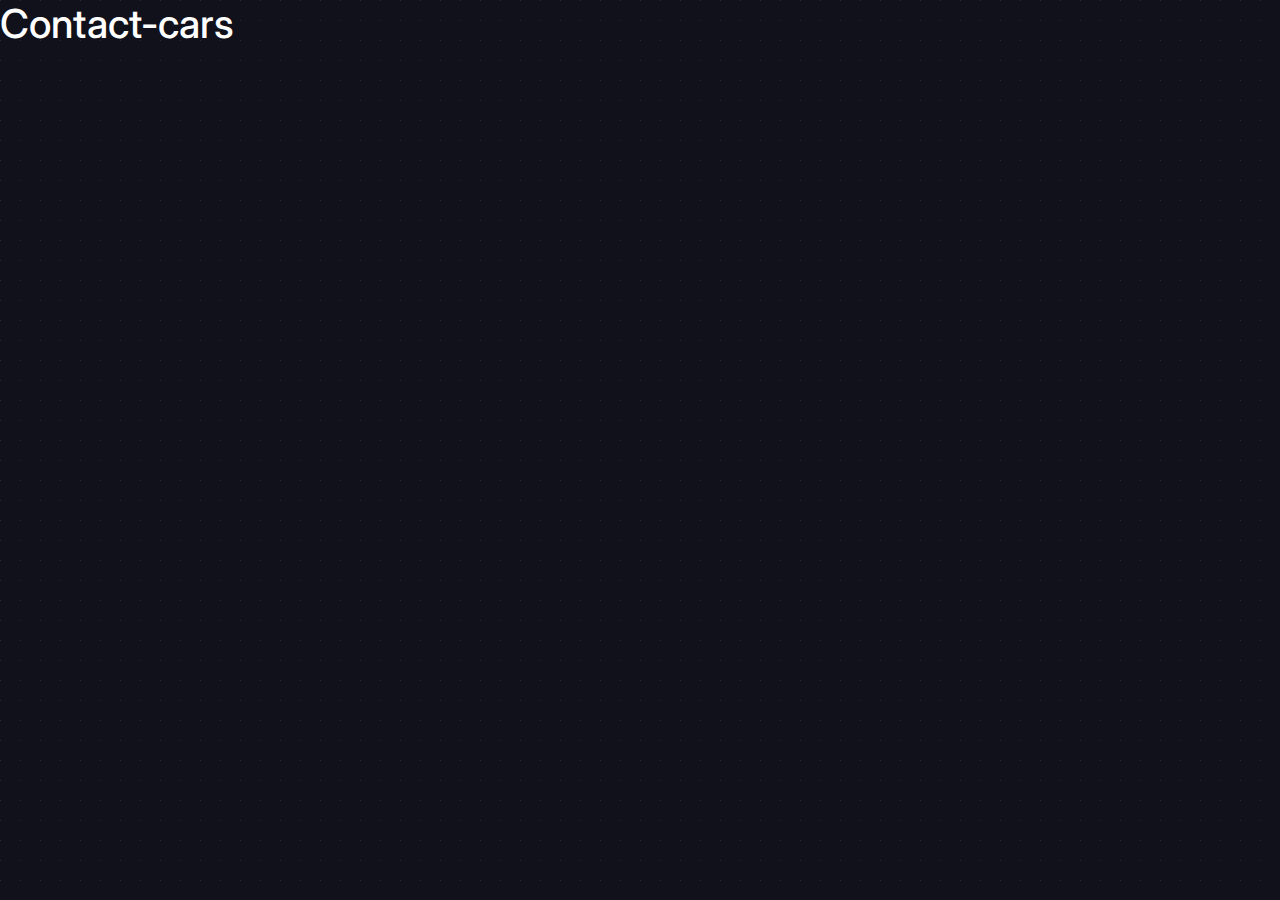
<file: portfolio/contact-cars.html>
<!DOCTYPE html>
<html data-bs-theme="dark" lang="en">

<head>
    <meta charset="utf-8">
    <meta name="viewport" content="width=device-width, initial-scale=1.0, shrink-to-fit=no">
    <title>Sayed Abdelaal</title>
    <meta name="twitter:description" content="Sayed Abdelaal | UX Design Specialist | UX Instructor | UX Mentor">
    <meta property="og:title" content="Sayed Abdelaal">
    <meta name="twitter:image" content="https://sayed-abdelaal.com/assets/img/Home/OG-Thumbnail.webp">
    <meta property="og:type" content="website">
    <meta property="og:description" content="Sayed Abdelaal | UX Design Specialist | UX Instructor | UX Mentor">
    <meta name="twitter:title" content="Sayed Abdelaal">
    <meta name="description" content="Sayed Abdelaal | UX Design Specialist | UX Instructor | UX Mentor">
    <meta property="og:image" content="https://sayed-abdelaal.com/assets/img/Home/OG-Thumbnail.webp">
    <link rel="icon" type="image/webp" sizes="500x500" href="../assets/img/Home/fac-ico.webp">
    <link rel="icon" type="image/webp" sizes="500x500" href="../assets/img/Home/fac-ico.webp" media="(prefers-color-scheme: dark)">
    <link rel="icon" type="image/webp" sizes="500x500" href="../assets/img/Home/fac-ico.webp">
    <link rel="icon" type="image/webp" sizes="500x500" href="../assets/img/Home/fac-ico.webp" media="(prefers-color-scheme: dark)">
    <link rel="icon" type="image/webp" sizes="500x500" href="../assets/img/Home/fac-ico.webp">
    <link rel="icon" type="image/webp" sizes="500x500" href="../assets/img/Home/fac-ico.webp">
    <link rel="icon" type="image/webp" sizes="500x500" href="../assets/img/Home/fac-ico.webp">
    <link rel="stylesheet" href="../assets/bootstrap/css/bootstrap.min.css">
    <link rel="stylesheet" href="https://fonts.googleapis.com/css?family=Inter:200,300,400,500,600,700,800,900&amp;display=swap">
    <link rel="stylesheet" href="../assets/css/swiper-icons.css">
    <link rel="stylesheet" href="../assets/css/bs-theme-overrides.css">
    <link rel="stylesheet" href="../assets/css/Infinite-Scroller.css">
    <link rel="stylesheet" href="../assets/css/Lightbox-Gallery-baguetteBox.min.css">
    <link rel="stylesheet" href="../assets/css/Navbar-Centered-Links-icons.css">
    <link rel="stylesheet" href="../assets/css/styles.css">
<!-- Google tag (gtag.js) -->
<script async src="https://www.googletagmanager.com/gtag/js?id=G-3WMWEPDK91"></script>
<script>
  window.dataLayer = window.dataLayer || [];
  function gtag(){dataLayer.push(arguments);}
  gtag('js', new Date());

  gtag('config', 'G-3WMWEPDK91');
</script>
</head>

<body>
    <h1>Contact-cars</h1>
    <script src="../assets/js/jquery.min.js"></script>
    <script src="../assets/bootstrap/js/bootstrap.min.js"></script>
    <script src="../assets/js/bs-init.js"></script>
    <script src="../assets/js/Lightbox-Gallery-baguetteBox.min.js"></script>
    <script src="../assets/js/Lightbox-Gallery.js"></script>
    <script src="../assets/js/scripts.js"></script>
</body>

</html>
</file>
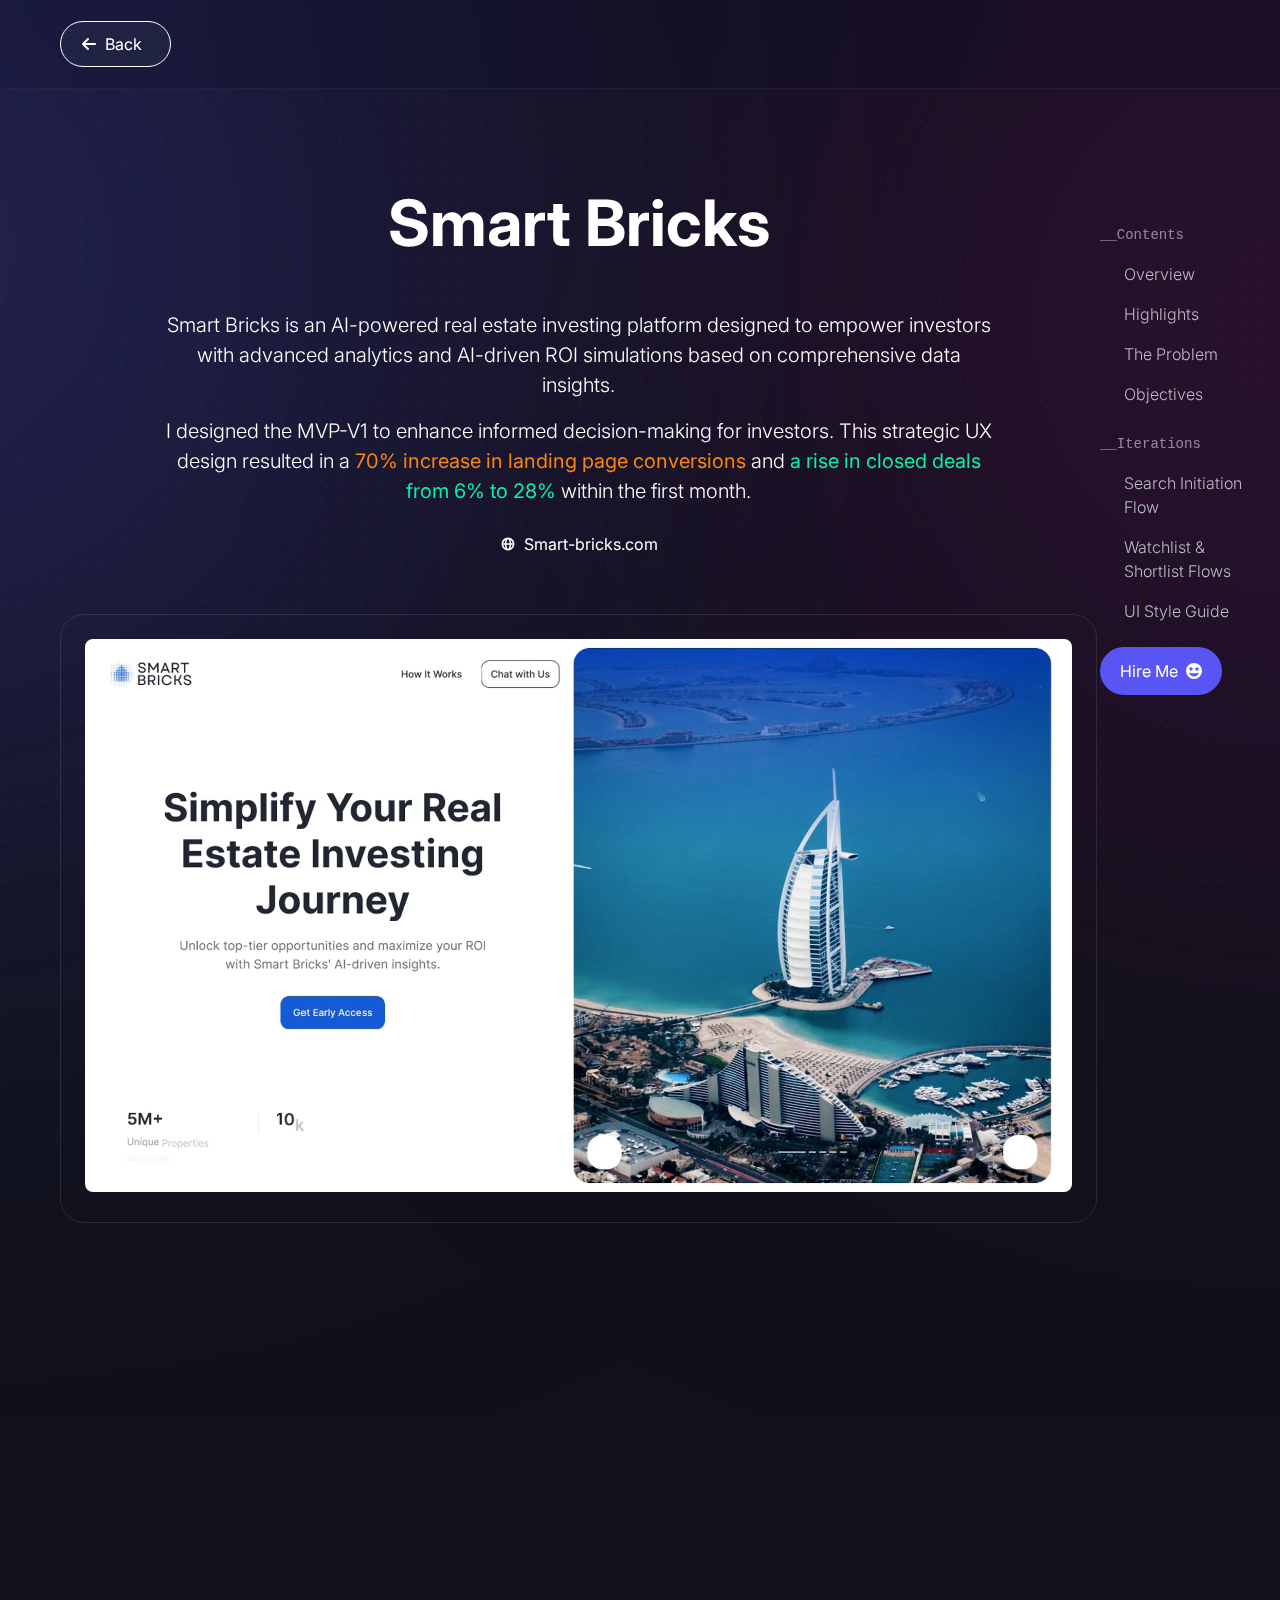
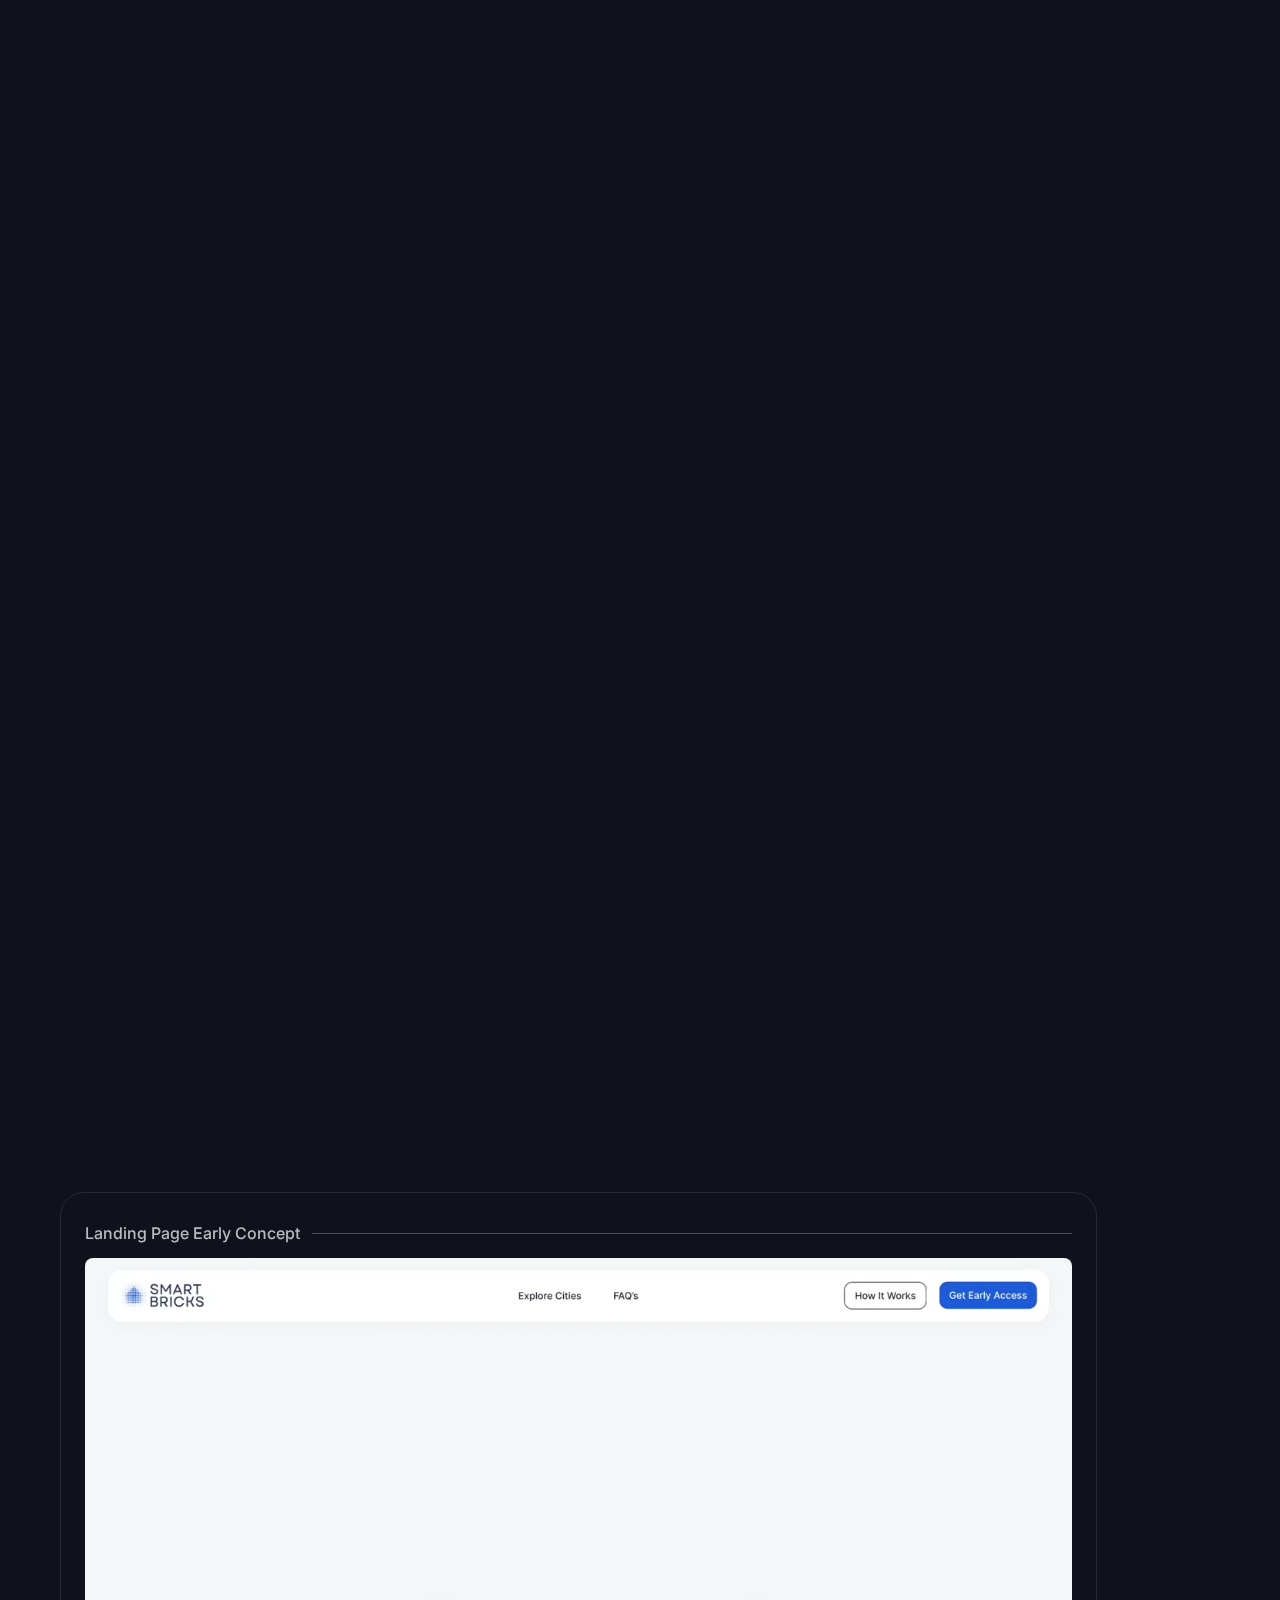
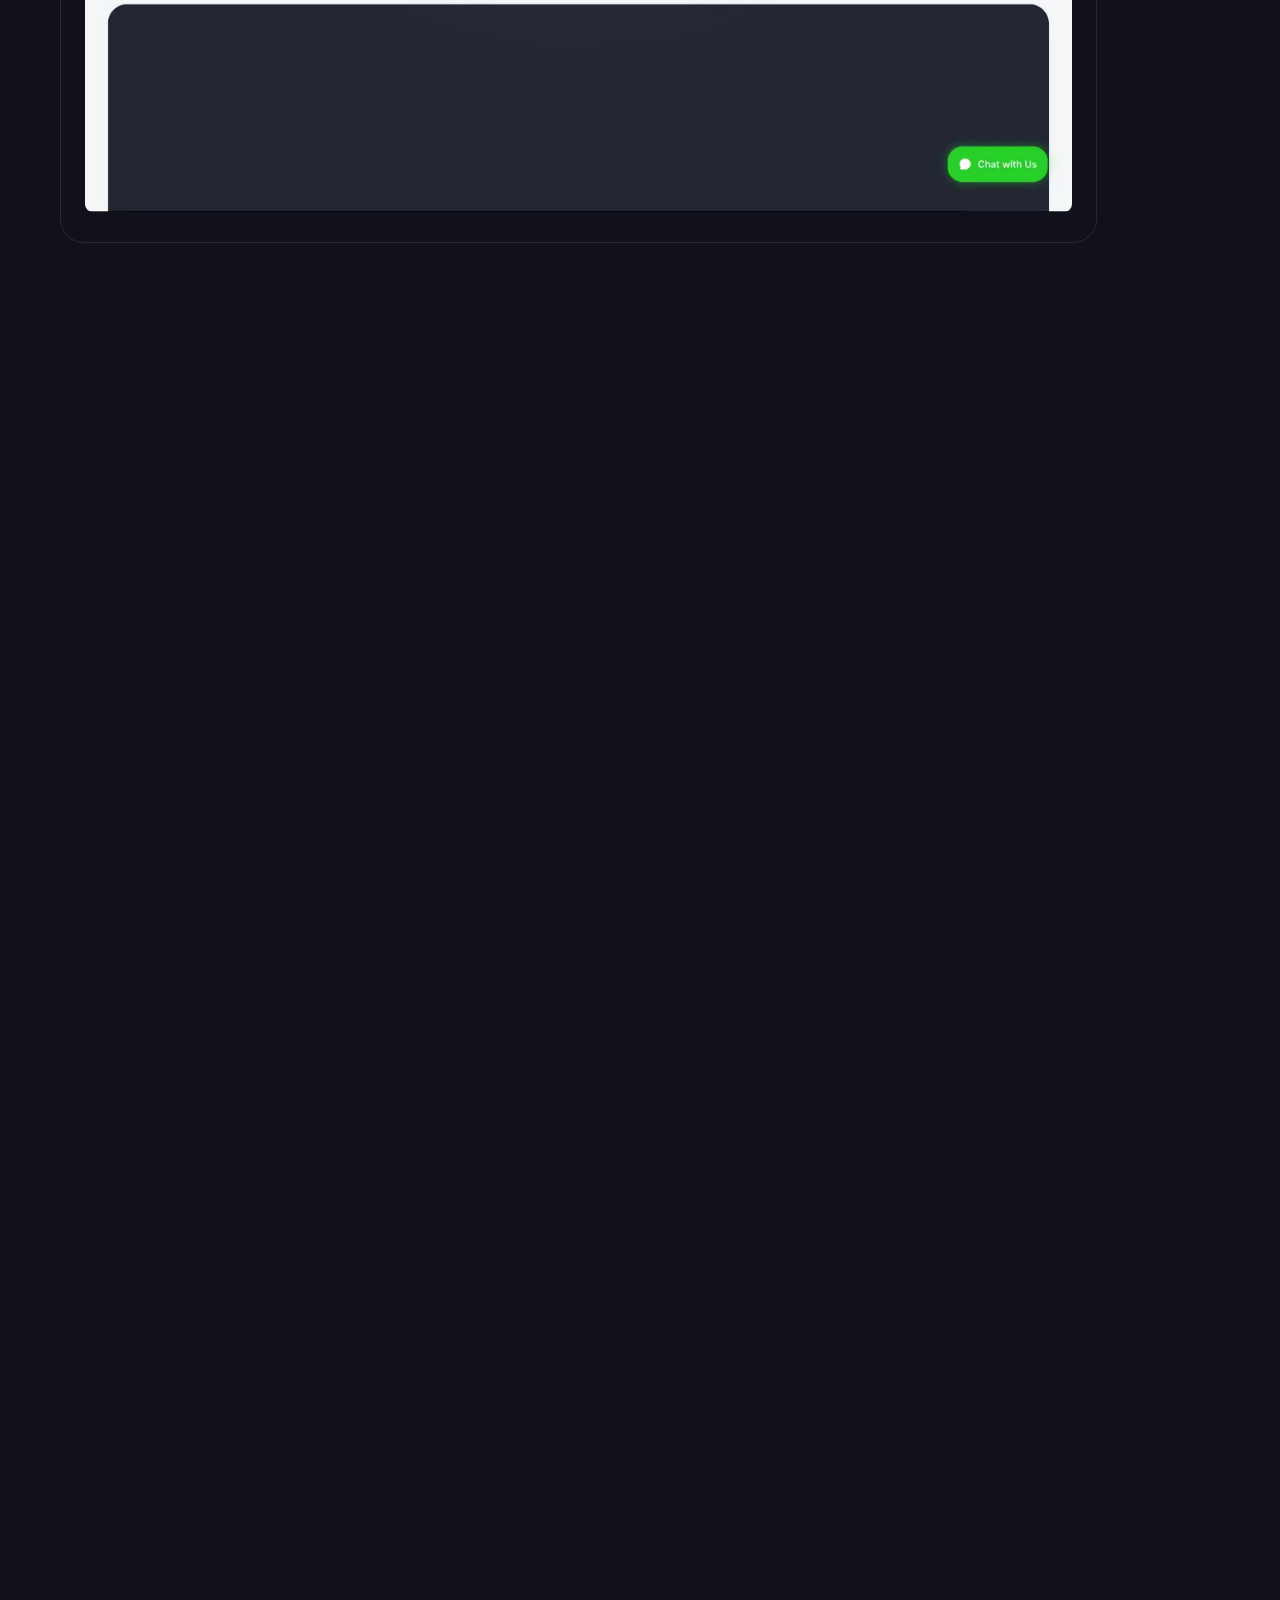
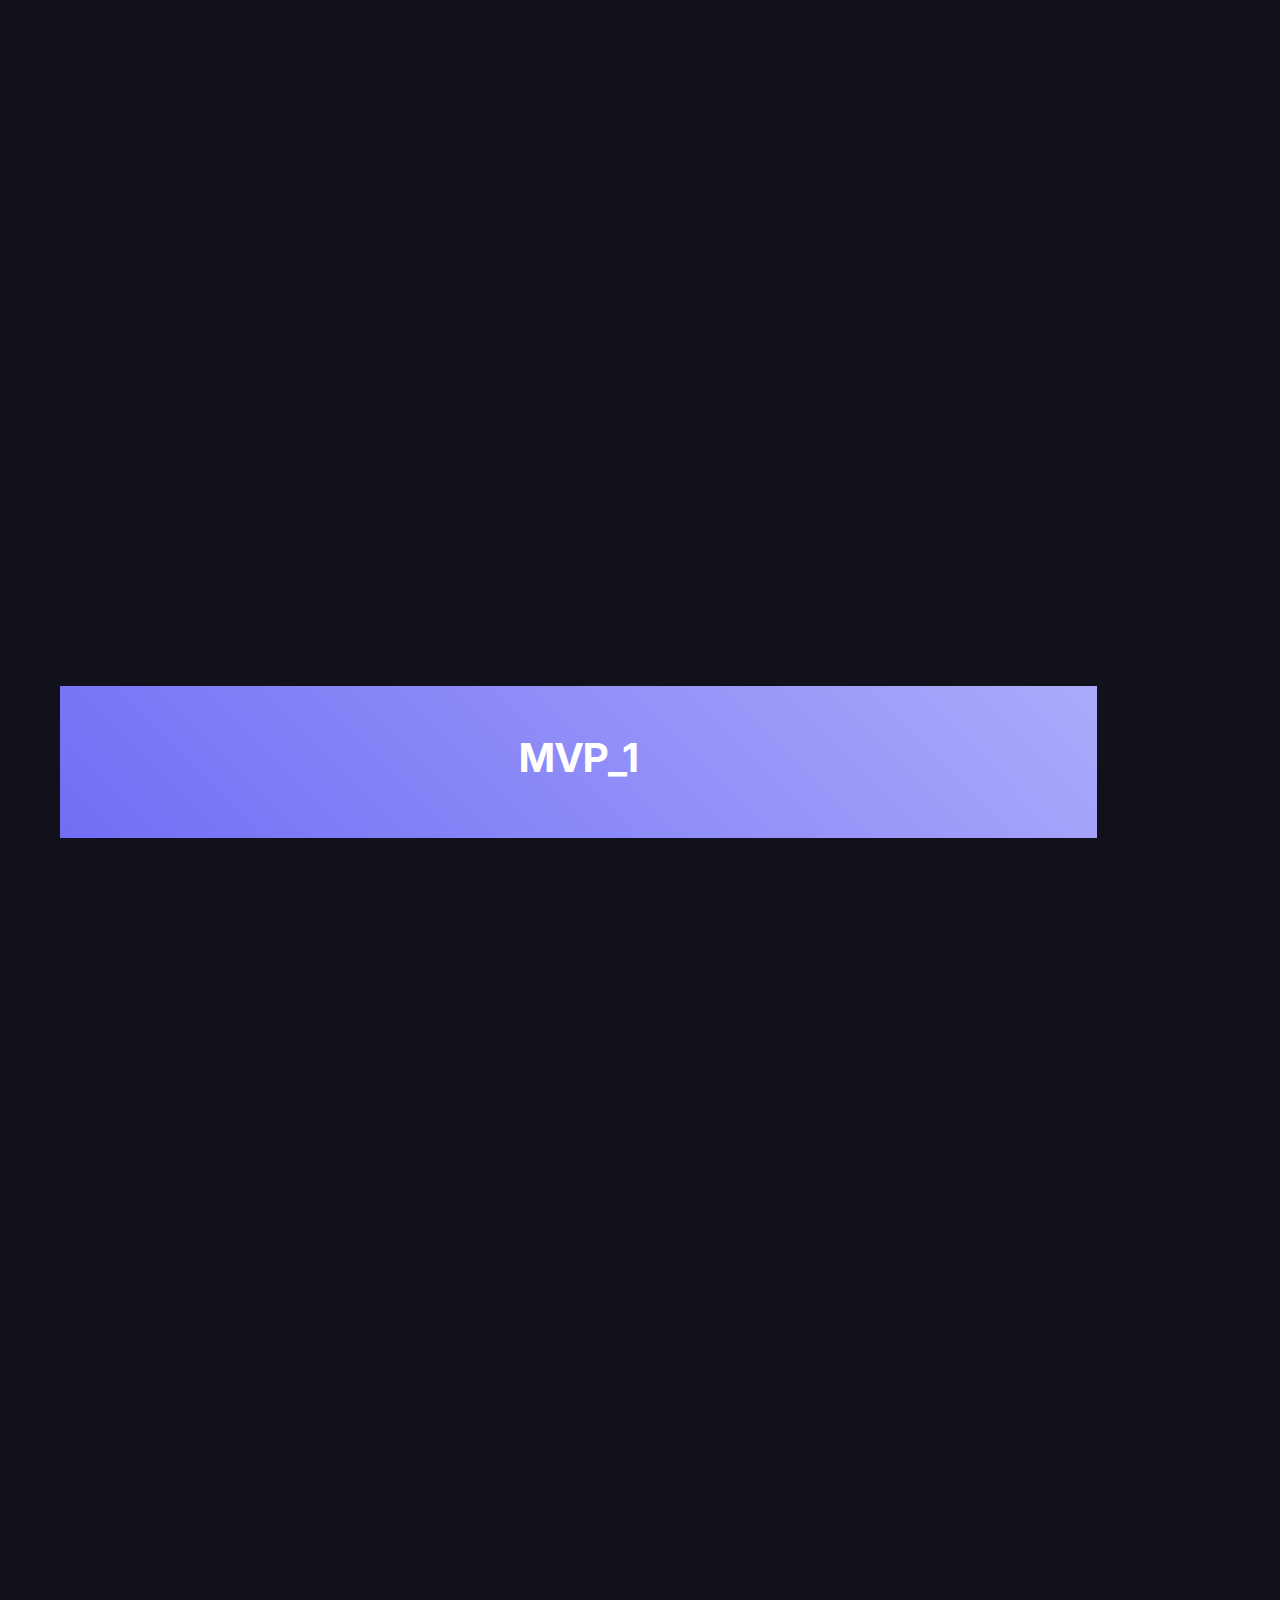
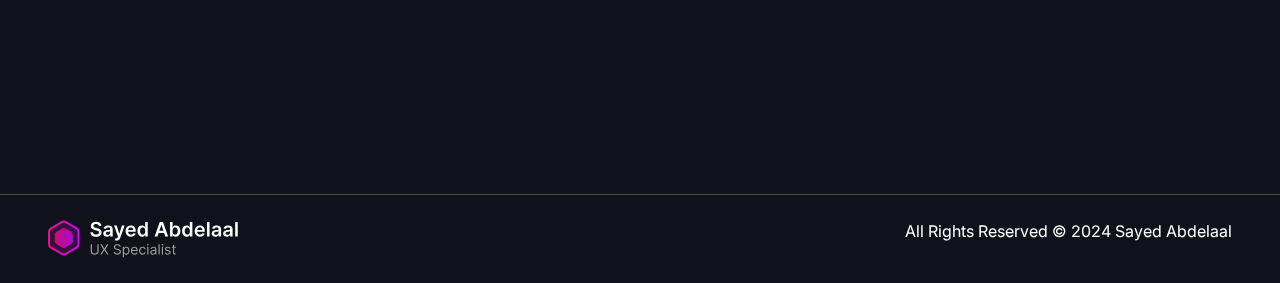
<file: portfolio/smart-bricks.html>
<!DOCTYPE html>
<html data-bs-theme="dark" lang="en">

<head>
    <meta charset="utf-8">
    <meta name="viewport" content="width=device-width, initial-scale=1.0, shrink-to-fit=no">
    <title>Sayed Abdelaal</title>
    <meta name="twitter:description" content="Sayed Abdelaal | UX Design Specialist | UX Instructor | UX Mentor">
    <meta property="og:title" content="Sayed Abdelaal">
    <meta name="twitter:image" content="https://sayed-abdelaal.com/assets/img/Home/OG-Thumbnail.webp">
    <meta property="og:type" content="website">
    <meta property="og:description" content="Sayed Abdelaal | UX Design Specialist | UX Instructor | UX Mentor">
    <meta name="twitter:title" content="Sayed Abdelaal">
    <meta name="description" content="Sayed Abdelaal | UX Design Specialist | UX Instructor | UX Mentor">
    <meta property="og:image" content="https://sayed-abdelaal.com/assets/img/Home/OG-Thumbnail.webp">
    <link rel="icon" type="image/webp" sizes="500x500" href="../assets/img/Home/fac-ico.webp">
    <link rel="icon" type="image/webp" sizes="500x500" href="../assets/img/Home/fac-ico.webp" media="(prefers-color-scheme: dark)">
    <link rel="icon" type="image/webp" sizes="500x500" href="../assets/img/Home/fac-ico.webp">
    <link rel="icon" type="image/webp" sizes="500x500" href="../assets/img/Home/fac-ico.webp" media="(prefers-color-scheme: dark)">
    <link rel="icon" type="image/webp" sizes="500x500" href="../assets/img/Home/fac-ico.webp">
    <link rel="icon" type="image/webp" sizes="500x500" href="../assets/img/Home/fac-ico.webp">
    <link rel="icon" type="image/webp" sizes="500x500" href="../assets/img/Home/fac-ico.webp">
    <link rel="stylesheet" href="../assets/bootstrap/css/bootstrap.min.css">
    <link rel="stylesheet" href="https://fonts.googleapis.com/css?family=Inter:200,300,400,500,600,700,800,900&amp;display=swap">
    <link rel="stylesheet" href="../assets/css/swiper-icons.css">
    <link rel="stylesheet" href="../assets/css/bs-theme-overrides.css">
    <link rel="stylesheet" href="../assets/css/aos.min.css">
    <link rel="stylesheet" href="../assets/css/animate.min.css">
    <link rel="stylesheet" href="../assets/css/Infinite-Scroller.css">
    <link rel="stylesheet" href="../assets/css/Lightbox-Gallery-baguetteBox.min.css">
    <link rel="stylesheet" href="../assets/css/Navbar-Centered-Links-icons.css">
    <link rel="stylesheet" href="../assets/css/styles.css">
<!-- Google tag (gtag.js) -->
<script async src="https://www.googletagmanager.com/gtag/js?id=G-3WMWEPDK91"></script>
<script>
  window.dataLayer = window.dataLayer || [];
  function gtag(){dataLayer.push(arguments);}
  gtag('js', new Date());

  gtag('config', 'G-3WMWEPDK91');
</script>
</head>

<body>
    <section class="bg-fx-style">
        <div class="container-fluid" style="height: 100%;">
            <div class="row row-cols-2 row-cols-sm-3 h-100">
                <div class="col d-flex justify-content-center justify-content-sm-start p-0"><img class="fx" src="../assets/img/Body/Left-bg-fx.svg"></div>
                <div class="col d-none d-sm-inline-block">
                    <div></div>
                </div>
                <div class="col d-flex justify-content-center justify-content-sm-end p-0"><img class="fx" src="../assets/img/Body/Right-bg-fx.svg"></div>
            </div>
        </div>
    </section>
    <nav class="navbar navbar-expand-md sticky-top py-3 px-xl-5" id="navbar-scroll">
        <div class="container-fluid"><a class="navbar-brand d-flex align-items-center"><button class="btn btn-outline-primary me-auto rounded-pill" type="button" onclick="history.back()"><span class="me-2"><svg xmlns="http://www.w3.org/2000/svg" viewBox="-32 0 512 512" width="1em" height="1em" fill="currentColor" data-bss-hover-animate="swing" style="margin-top: -3px;">
                            <!--! Font Awesome Free 6.4.2 by @fontawesome - https://fontawesome.com License - https://fontawesome.com/license/free (Icons: CC BY 4.0, Fonts: SIL OFL 1.1, Code: MIT License) Copyright 2023 Fonticons, Inc. -->
                            <path d="M9.4 233.4c-12.5 12.5-12.5 32.8 0 45.3l160 160c12.5 12.5 32.8 12.5 45.3 0s12.5-32.8 0-45.3L109.2 288 416 288c17.7 0 32-14.3 32-32s-14.3-32-32-32l-306.7 0L214.6 118.6c12.5-12.5 12.5-32.8 0-45.3s-32.8-12.5-45.3 0l-160 160z"></path>
                        </svg></span>Back<span class="ms-2"></span></button></a></div>
    </nav>
    <section class="d-none d-xl-flex flex-column justify-content-xl-center align-items-xl-start" data-aos="slide-left" data-aos-duration="600" style="z-index: 1000;right: 0;top: 0;height: 100vh;position: fixed;">
        <ul class="nav d-none d-xl-flex flex-column justify-content-xl-center align-items-xl-start fixed-menu" data-aos="slide-left" data-aos-duration="600">
            <li class="nav-item mb-2"><code class="text-white-50">__Contents</code></li>
            <li class="nav-item"><a class="nav-link" href="#section-overview-findsquare">Overview</a></li>
            <li class="nav-item"><a class="nav-link" href="#section-highlights-findsquare">Highlights</a></li>
            <li class="nav-item"><a class="nav-link" href="#section-problem-statement-findsquare">The Problem</a></li>
            <li class="nav-item"><a class="nav-link" href="#section-design-process-findsquare">Objectives</a></li>
            <li class="nav-item mt-3 mb-2"><code class="text-white-50">__Iterations</code></li>
            <li class="nav-item"><a class="nav-link" href="#section-discovery-findsquare">Search Initiation Flow</a></li>
            <li class="nav-item"><a class="nav-link" href="#section-define-findsquare">Watchlist &amp; Shortlist Flows</a></li>
            <li class="nav-item"><a class="nav-link" href="#section-visualdesign-findsquare">UI Style Guide</a></li>
        </ul><a class="btn btn-primary border rounded-pill border-0" role="button" data-aos="slide-left" data-aos-duration="600" data-aos-delay="200" href="../hire-me.html">Hire Me<span class="ms-2"><svg xmlns="http://www.w3.org/2000/svg" viewBox="0 0 512 512" width="1em" height="1em" fill="currentColor" data-bss-hover-animate="swing" style="margin-top: -3px;">
                    <!--! Font Awesome Free 6.4.2 by @fontawesome - https://fontawesome.com License - https://fontawesome.com/license/free (Icons: CC BY 4.0, Fonts: SIL OFL 1.1, Code: MIT License) Copyright 2023 Fonticons, Inc. -->
                    <path d="M0 256a256 256 0 1 1 512 0A256 256 0 1 1 0 256zm407.4 75.5c5-11.8-7-22.5-19.3-18.7c-39.7 12.2-84.5 19-131.8 19s-92.1-6.8-131.8-19c-12.3-3.8-24.3 6.9-19.3 18.7c25 59.1 83.2 100.5 151.1 100.5s126.2-41.4 151.1-100.5zM160 120c-3.1 0-5.9 1.8-7.2 4.6l-16.6 34.7-38.1 5c-3.1 .4-5.6 2.5-6.6 5.5s-.1 6.2 2.1 8.3l27.9 26.5-7 37.8c-.6 3 .7 6.1 3.2 7.9s5.8 2 8.5 .6L160 232.5l33.8 18.3c2.7 1.5 6 1.3 8.5-.6s3.7-4.9 3.2-7.9l-7-37.8L226.4 178c2.2-2.1 3.1-5.3 2.1-8.3s-3.5-5.1-6.6-5.5l-38.1-5-16.6-34.7c-1.3-2.8-4.1-4.6-7.2-4.6zm192 0c-3.1 0-5.9 1.8-7.2 4.6l-16.6 34.7-38.1 5c-3.1 .4-5.6 2.5-6.6 5.5s-.1 6.2 2.1 8.3l27.9 26.5-7 37.8c-.6 3 .7 6.1 3.2 7.9s5.8 2 8.5 .6L352 232.5l33.8 18.3c2.7 1.5 6 1.3 8.5-.6s3.7-4.9 3.2-7.9l-7-37.8L418.4 178c2.2-2.1 3.1-5.3 2.1-8.3s-3.5-5.1-6.6-5.5l-38.1-5-16.6-34.7c-1.3-2.8-4.1-4.6-7.2-4.6z"></path>
                </svg></span></a>
    </section>
    <section class="mx-xl-5 mt-5 section">
        <div class="container-fluid pt-lg-5">
            <div class="row d-lg-none mb-4" data-aos="fade-up" data-aos-duration="600">
                <div class="col py-4">
                    <div data-bss-parallax-bg="true" class="card-1"><video class="rounded-3 w-100 h-auto" src="https://live.staticflickr.com/video/54254054347/32e2d937e2/1080p.mp4?s=eyJpIjo1NDI1NDA1NDM0NywiZSI6MTczNjM3MjYxMCwicyI6IjhlNmQ2OTIyMjM1ODJkOTZlMGEwMGNlODYxMzVlMmM3MDIzYzg3ZWUiLCJ2IjoxfQ" width="560" height="315" autoplay="" loop="" muted=""></video></div>
                </div>
                <div class="col-1 d-none d-xl-inline ms-4">
                    <div></div>
                </div>
            </div>
            <div class="row mb-4" data-aos="fade-up" data-aos-duration="600">
                <div class="col-1 col-xxl-2 d-none d-xl-inline">
                    <div></div>
                </div>
                <div class="col">
                    <h1 class="display-3 fw-bold text-center mb-5">Smart Bricks</h1>
                    <p class="lead text-center d-inline-block">Smart Bricks is an AI-powered real estate investing platform designed to empower investors with advanced analytics and AI-driven ROI simulations based on comprehensive data insights.</p>
                    <p class="lead text-center d-inline-block">I designed the MVP-V1 to enhance informed decision-making for investors. This strategic UX design resulted in a <strong><span style="color: rgb(246, 133, 17);">70% increase in landing page conversions</span></strong> and <strong><span style="color: rgb(12, 237, 166);">a rise in closed deals from 6% to 28%</span></strong> within the first month.</p>
                    <div class="text-center"><a class="btn btn-outline-link rounded-pill" role="button" href="https://www.smart-bricks.com/" target="_blank"><span class="me-2"><svg xmlns="http://www.w3.org/2000/svg" width="1em" height="1em" viewBox="0 0 20 20" fill="none" data-bss-hover-animate="swing" style="margin-top: -3px;">
                                    <path fill-rule="evenodd" clip-rule="evenodd" d="M4.08296 9H6.02863C6.11783 7.45361 6.41228 6.02907 6.86644 4.88228C5.41752 5.77135 4.37513 7.25848 4.08296 9ZM10 2C5.58172 2 2 5.58172 2 10C2 14.4183 5.58172 18 10 18C14.4183 18 18 14.4183 18 10C18 5.58172 14.4183 2 10 2ZM10 4C9.92395 4 9.76787 4.03173 9.5347 4.26184C9.29723 4.4962 9.03751 4.8849 8.79782 5.44417C8.40914 6.3511 8.12491 7.58559 8.03237 9H11.9676C11.8751 7.58559 11.5909 6.3511 11.2022 5.44417C10.9625 4.8849 10.7028 4.4962 10.4653 4.26184C10.2321 4.03173 10.076 4 10 4ZM13.9714 9C13.8822 7.45361 13.5877 6.02907 13.1336 4.88228C14.5825 5.77135 15.6249 7.25848 15.917 9H13.9714ZM11.9676 11H8.03237C8.12491 12.4144 8.40914 13.6489 8.79782 14.5558C9.03751 15.1151 9.29723 15.5038 9.5347 15.7382C9.76787 15.9683 9.92395 16 10 16C10.076 16 10.2321 15.9683 10.4653 15.7382C10.7028 15.5038 10.9625 15.1151 11.2022 14.5558C11.5909 13.6489 11.8751 12.4144 11.9676 11ZM13.1336 15.1177C13.5877 13.9709 13.8822 12.5464 13.9714 11H15.917C15.6249 12.7415 14.5825 14.2287 13.1336 15.1177ZM6.86644 15.1177C6.41228 13.9709 6.11783 12.5464 6.02863 11H4.08296C4.37513 12.7415 5.41752 14.2287 6.86644 15.1177Z" fill="currentColor"></path>
                                </svg></span>Smart-bricks.com</a></div>
                </div>
                <div class="col-1 col-xxl-2 d-none d-xl-inline">
                    <div></div>
                </div>
                <div class="col-1 d-none d-xl-inline ms-4">
                    <div></div>
                </div>
            </div>
            <div class="row d-none d-lg-flex mb-4" data-aos="fade-up" data-aos-duration="700" data-aos-delay="200">
                <div class="col py-4">
                    <div data-bss-parallax-bg="true" class="card-1"><video class="rounded-3 w-100 h-auto" src="../assets/img/Smart-bricks/1080p.mp4" width="560" height="315" autoplay="" loop="" muted=""></video></div>
                </div>
                <div class="col-1 d-none d-xl-inline ms-4">
                    <div></div>
                </div>
            </div>
        </div>
    </section>
    <section id="section-overview-findsquare" class="mx-xl-5 section">
        <div class="container-fluid">
            <div class="row mb-4">
                <div class="col">
                    <h5 class="fw-bold d-inline-block text-gradient" data-aos="fade-right">__Overview</h5>
                    <div class="row gy-4 row-cols-1 row-cols-lg-2 mb-4">
                        <div class="col">
                            <div data-aos="fade-up" data-aos-duration="600" class="card-2">
                                <div class="d-flex align-items-xl-center mb-2">
                                    <h6 class="text-body-tertiary me-2 mb-0">My Role ✦</h6>
                                    <hr class="flex-fill">
                                </div>
                                <p class="fw-light mb-0">Product Design __ UX Strategy, UX Research, UX Design, Interaction Design, Visual Design, Rapid Prototyping, and Usability Testing.</p>
                            </div>
                            <div data-aos="fade-up" data-aos-duration="600" data-aos-delay="50" class="card-2">
                                <div class="d-flex align-items-xl-center mb-2">
                                    <h6 class="text-body-tertiary me-2 mb-0">Team</h6>
                                    <hr class="flex-fill">
                                </div>
                                <p class="fw-light mb-0">Nada Hazem <span style="color: rgba(255, 255, 255, 0.5);">-&nbsp;CTO | Product Consultant</span><br>Dhruv Dharamshi <span style="color: rgba(255, 255, 255, 0.5);">-&nbsp;CEO | Entrepreneur</span><br>Achala Dissanayake <span style="color: rgba(255, 255, 255, 0.5);">-&nbsp;Development Lead&nbsp;</span></p>
                            </div>
                            <div data-aos="fade-up" data-aos-duration="600" data-aos-delay="100" class="card-2">
                                <div class="d-flex align-items-xl-center mb-2">
                                    <h6 class="text-body-tertiary me-2 mb-0">Timeline &amp; Status</h6>
                                    <hr class="flex-fill">
                                </div>
                                <p class="fw-light mb-0">3 Months <span style="color: rgba(255, 255, 255, 0.5);">-&nbsp;Launched in November 2024.</span></p>
                            </div>
                        </div>
                        <div class="col">
                            <div data-aos="fade-up" data-aos-duration="600" data-aos-delay="150" class="card-2">
                                <div class="d-flex align-items-xl-center mb-2">
                                    <h6 class="text-body-tertiary me-2 mb-0">Overview</h6>
                                    <hr class="flex-fill">
                                </div>
                                <p class="fw-light">Following the announcement of Stadia’s shutdown, questions remained on what would happen with the platform’s Wi-Fi proprietary controller — whether they could still be used wirelessly, or become e-waste.</p>
                                <p class="fw-light text-body-tertiary">I led the end-to-end design direction of the web experience for enabling Bluetooth on the controllers and played a pivotal role in defining the update process.</p>
                                <p class="fw-light">The website's launch was met with outstanding public sentiment from the community and publications, alongside 1 million+ successfully updated controllers.</p>
                            </div>
                        </div>
                    </div>
                    <div class="row mb-4">
                        <div class="col">
                            <div data-aos="fade-up" data-aos-duration="600" class="card-2">
                                <div class="d-flex align-items-xl-center mb-2">
                                    <h6 class="text-body-tertiary me-2 mb-0">Project objectives ✦</h6>
                                    <hr class="flex-fill">
                                </div>
                                <p class="fw-light mb-2">Investors Platform</p>
                                <ul class="fw-light">
                                    <li>Ensure users can easily find and analyze investment opportunities.</li>
                                    <li>Provide clear and actionable insights through AI-powered analytics.</li>
                                    <li>Make the platform scalable for a global audience starting with Dubai.</li>
                                </ul>
                                <p class="fw-light mb-2">Landing Page</p>
                                <ul class="fw-light">
                                    <li>The primary purpose of the landing page is to generate interest and collect early access leads for the Smart Bricks platform.</li>
                                </ul>
                            </div>
                        </div>
                    </div>
                </div>
                <div class="col-1 d-none d-xl-inline ms-4">
                    <div></div>
                </div>
            </div>
        </div>
    </section>
    <section id="section-highlights-findsquare" class="mx-xl-5 mt-5 section">
        <div class="container-fluid">
            <div class="row mb-4">
                <div class="col">
                    <h5 class="fw-bold d-inline-block text-gradient mb-4" data-aos="fade-right">__Highlights</h5>
                    <div class="row mb-4">
                        <div class="col">
                            <div data-aos="fade-up" data-aos-duration="600" data-aos-delay="200" class="card-0">
                                <div class="carousel slide carousel-fade" data-bs-ride="carousel" data-bs-interval="3000" data-bs-pause="false" id="carousel-1">
                                    <div class="carousel-inner">
                                        <div class="carousel-item active"><img class="w-100 d-block" src="../assets/img/Smart-bricks/Seach-1.webp" alt="Slide Image"></div>
                                        <div class="carousel-item"><img class="w-100 d-block" src="../assets/img/Smart-bricks/Seach-2.webp" alt="Slide Image"></div>
                                        <div class="carousel-item"><img class="w-100 d-block" src="../assets/img/Smart-bricks/Seach-3.webp" alt="Slide Image"></div>
                                        <div class="carousel-item"><img class="w-100 d-block" src="../assets/img/Smart-bricks/Seach-4.webp" alt="Slide Image"></div>
                                    </div>
                                    <div><a class="carousel-control-prev" href="#carousel-1" role="button" data-bs-slide="prev"><span class="carousel-control-prev-icon"></span><span class="visually-hidden">Previous</span></a><a class="carousel-control-next" href="#carousel-1" role="button" data-bs-slide="next"><span class="carousel-control-next-icon"></span><span class="visually-hidden">Next</span></a></div>
                                </div>
                            </div>
                        </div>
                    </div>
                    <div data-bss-parallax-bg="true" class="card-1 h-auto">
                        <div class="d-flex align-items-xl-center mb-2">
                            <h6 class="text-body-tertiary me-2 mb-0">Landing Page Early Concept&nbsp;</h6>
                            <hr class="flex-fill">
                        </div><video class="rounded-3 w-100 h-auto" src="../assets/img/Smart-bricks/720p.mp4" width="560" height="315" autoplay="" loop="" muted=""></video>
                    </div>
                    <div class="row mb-0">
                        <div class="col">
                            <div data-aos="fade-up" data-aos-duration="600" class="card-2">
                                <div class="d-flex align-items-xl-center mb-0">
                                    <h6 class="text-body-tertiary me-2 mb-0">__Snapshots</h6>
                                    <hr class="flex-fill">
                                </div>
                            </div>
                        </div>
                    </div>
                    <section data-aos="fade-up" data-aos-duration="600" data-aos-delay="200" class="photo-gallery mb-4 pb-4">
                        <div class="container-fluid">
                            <div class="row gx-3 gy-3 row-cols-1 row-cols-md-2 row-cols-xl-3 photos" data-bss-baguettebox="">
                                <div class="col item"><a href="../assets/img/Smart-bricks/Workspace-0.webp"><img class="img-fluid rounded-3" src="../assets/img/Smart-bricks/Workspace-0.webp"></a></div>
                                <div class="col item"><a href="../assets/img/Smart-bricks/Workspace-1.webp"><img class="img-fluid rounded-3" src="../assets/img/Smart-bricks/Workspace-1.webp"></a></div>
                                <div class="col item"><a href="../assets/img/Smart-bricks/Workspace-02.webp"><img class="img-fluid rounded-3" src="../assets/img/Smart-bricks/Workspace-02.webp"></a></div>
                                <div class="col item"><a href="../assets/img/Smart-bricks/Workspace-3.webp"><img class="img-fluid rounded-3" src="../assets/img/Smart-bricks/Workspace-3.webp"></a></div>
                                <div class="col item"><a href="../assets/img/Smart-bricks/Workspace-4.webp"><img class="img-fluid rounded-3" src="../assets/img/Smart-bricks/Workspace-4.webp"></a></div>
                                <div class="col item"><a href="../assets/img/Smart-bricks/Workspace-5.webp"><img class="img-fluid rounded-3" src="../assets/img/Smart-bricks/Workspace-5.webp"></a></div>
                                <div class="col item"><a href="../assets/img/Smart-bricks/Workspace-6.webp"><img class="img-fluid rounded-3" src="../assets/img/Smart-bricks/Workspace-6.webp"></a></div>
                                <div class="col item"><a href="../assets/img/Smart-bricks/Workspace-7.webp"><img class="img-fluid rounded-3" src="../assets/img/Smart-bricks/Workspace-7.webp"></a></div>
                                <div class="col item"><a href="../assets/img/Smart-bricks/Workspace-8.webp"><img class="img-fluid rounded-3" src="../assets/img/Smart-bricks/Workspace-8.webp"></a></div>
                                <div class="col item"><a href="../assets/img/Smart-bricks/Workspace-9.webp"><img class="img-fluid rounded-3" src="../assets/img/Smart-bricks/Workspace-9.webp"></a></div>
                                <div class="col item"><a href="../assets/img/Smart-bricks/Workspace-10.webp"><img class="img-fluid rounded-3" src="../assets/img/Smart-bricks/Workspace-10.webp"></a></div>
                            </div>
                        </div>
                    </section>
                </div>
                <div class="col-1 d-none d-xl-inline ms-4">
                    <div></div>
                </div>
            </div>
        </div>
    </section>
    <section id="section-problem-statement-findsquare" class="mx-xl-5 mt-5 section">
        <div class="container-fluid">
            <div class="row mb-4">
                <div class="col">
                    <h5 class="fw-bold d-inline-block text-gradient mb-4" data-aos="fade-right">__Problem Statement</h5>
                    <div class="row gy-4 row-cols-1 row-cols-lg-2 mb-4">
                        <div class="col">
                            <div data-aos="fade-up" data-aos-duration="600" class="card-3">
                                <div class="d-flex align-items-xl-center mb-2">
                                    <h6 class="text-body-tertiary me-2 mb-0">Problem Statement ✦</h6>
                                    <hr class="flex-fill">
                                </div>
                                <p class="fw-light">Real estate investors face significant challenges in accessing reliable and comprehensive data to make informed investment decisions. </p>
                                <p class="fw-light text-body-tertiary">Investors struggle to find reliable, data-driven insights on real estate investments, making it challenging to assess ROI and identify optimal investment opportunities.</p>
                                <p class="fw-light mb-0">Traditional methods of evaluating properties are time-consuming and often lack predictive analytics, making it difficult to accurately forecast returns on investment.</p>
                            </div>
                        </div>
                        <div class="col">
                            <div data-aos="fade-up" data-aos-duration="600" class="card-2">
                                <div class="d-flex align-items-xl-center mb-2">
                                    <h6 class="text-body-tertiary me-2 mb-0">Target audience ✦</h6>
                                    <hr class="flex-fill">
                                </div>
                                <p class="fw-light mb-2"><strong><span style="color: rgb(227, 4, 133);">Individuals:</span></strong></p>
                                <ul class="fw-light">
                                    <li class="mb-1">People looking to invest in real estate properties, ranging from first-time investors to experienced professionals.</li>
                                    <li class="mb-1">High Net Worth Individuals (HNWIs), Wealthy individuals seeking lucrative investment opportunities.</li>
                                    <li class="mb-1">Property Owners, Individuals or entities owning finished properties who want to collaborate on selling or renting their properties.</li>
                                </ul>
                            </div>
                        </div>
                    </div>
                    <div class="row gy-4 row-cols-1 row-cols-lg-2 mb-4">
                        <div class="col w-100">
                            <div data-aos="fade-up" data-aos-duration="600" class="card-4">
                                <div class="d-flex align-items-xl-center mb-2">
                                    <h6 class="text-body-tertiary me-2 mb-0">Solution✦</h6>
                                    <hr class="flex-fill">
                                </div>
                                <p class="fw-light">Develop a smart platform that utilizes AI to provide comprehensive real estate investment analytics, enabling users to simulate ROI, discover investment opportunities, and make informed decisions based on city-specific market data. </p>
                                <p class="fw-light text-body-tertiary">Smart Bricks leverages AI to provide real estate investors with detailed analytics and ROI simulations, enabling them to make data-driven investment decisions.</p>
                                <p class="fw-light mb-0">The platform offers an intuitive interface to explore top cities, analyze market trends, and access project-specific insights, streamlining the investment process.</p>
                            </div>
                        </div>
                    </div>
                </div>
                <div class="col-1 d-none d-xl-inline ms-4">
                    <div></div>
                </div>
            </div>
        </div>
    </section>
    <section id="section-design-process-findsquare" class="mx-xl-5 mt-5 section">
        <div class="container-fluid">
            <div class="row mb-4">
                <div class="col">
                    <h5 class="fw-bold d-inline-block text-gradient" data-aos="fade-right">__Key Objectives</h5>
                    <div class="row row-cols-1 row-cols-sm-2 row-cols-md-3 mb-0">
                        <div class="col">
                            <div data-aos="fade-up" data-aos-duration="600" class="card-2">
                                <p class="mb-2">Empower Investors, AI ROI Simulation</p>
                                <ul class="fw-light mb-0">
                                    <li class="text-body-tertiary mb-1">Provide users with AI-driven analytics to make informed real estate investment decisions.</li>
                                    <li class="text-body-tertiary">Offer accurate ROI simulations based on data analytics for property investments.</li>
                                </ul>
                            </div>
                        </div>
                        <div class="col">
                            <div data-aos="fade-up" data-aos-duration="600" class="card-2">
                                <p class="mb-2">Comprehensive Insights</p>
                                <ul class="fw-light mb-0">
                                    <li class="text-body-tertiary mb-1">Deliver detailed real estate market analysis, project details, and investment opportunities for each city.</li>
                                    <li class="text-body-tertiary">Launch the platform in Dubai with a plan to expand to other major cities worldwide.</li>
                                </ul>
                            </div>
                        </div>
                        <div class="col">
                            <div data-aos="fade-up" data-aos-duration="600" class="card-2">
                                <p class="mb-2">User Experience</p>
                                <ul class="fw-light mb-0">
                                    <li class="text-body-tertiary mb-1">Create an intuitive platform for seamless property search and analysis.</li>
                                    <li class="text-body-tertiary">Design an intuitive and engaging interface for both novice and experienced investors.</li>
                                </ul>
                            </div>
                        </div>
                    </div>
                </div>
                <div class="col-1 d-none d-xl-inline ms-4">
                    <div></div>
                </div>
            </div>
        </div>
    </section>
    <section class="mx-xl-5 mt-5 section">
        <div class="container-fluid">
            <div class="row mb-4">
                <div class="col">
                    <div class="py-5 blue-purple-bg-1">
                        <h1 class="display-6 fw-bold text-center">MVP_1</h1>
                    </div>
                </div>
                <div class="col-1 d-none d-xl-inline ms-4">
                    <div></div>
                </div>
            </div>
        </div>
    </section>
    <section id="section-discovery-findsquare" class="mx-xl-5 mt-5 section">
        <div class="container-fluid">
            <div class="row mb-4">
                <div class="col">
                    <h5 class="fw-bold d-inline-block text-gradient mb-4" data-aos="fade-right">__Search Initiation Flow</h5>
                    <div class="row gy-4 row-cols-1 row-cols-lg-2 mb-4">
                        <div class="col mt-0">
                            <div data-aos="fade-up" data-aos-duration="600" data-aos-delay="150" class="card-2">
                                <div class="d-flex align-items-xl-center mb-2">
                                    <h6 class="text-body-tertiary me-2 mb-0">What problem does this feature solve?</h6>
                                    <hr class="flex-fill">
                                </div>
                                <p class="fw-light text-body-tertiary mb-2">Smart Bricks hosts an extensive database of real estate listings, creating a need for a search feature that narrows down options to match users' investment preferences effectively.</p>
                                <p class="fw-light text-body-tertiary">Without an optimized search flow, users could become overwhelmed,<span style="color: rgb(255, 255, 255); background-color: rgb(255, 51, 102);"> leading to high bounce rates and disengagement.&nbsp;</span></p>
                            </div>
                        </div>
                        <div class="col mt-0">
                            <div data-aos="fade-up" data-aos-duration="600" data-aos-delay="150" class="card-2">
                                <div class="d-flex align-items-xl-center mb-2">
                                    <h6 class="text-body-tertiary me-2 mb-0">Why is this feature necessary?</h6>
                                    <hr class="flex-fill">
                                </div>
                                <p class="fw-light text-body-tertiary mb-2">Investing in real estate involves numerous variables and personal preferences, making it a complex decision-making process.</p>
                                <p class="fw-light text-body-tertiary mb-0">This feature simplifies the process by gathering key data to provide curated, relevant listings, enhancing user experience and decision-making.</p>
                            </div>
                        </div>
                        <div class="col mt-0">
                            <div data-aos="fade-up" data-aos-duration="600" data-aos-delay="150" class="card-2">
                                <div class="d-flex align-items-xl-center mb-2">
                                    <h6 class="text-body-tertiary me-2 mb-0">Goals</h6>
                                    <hr class="flex-fill">
                                </div>
                                <ul class="fw-light mb-0">
                                    <li class="text-body-tertiary mb-1">Simplify the search flow to reduce overwhelm.</li>
                                    <li class="text-body-tertiary mb-1">Deliver curated listings based on user preferences.</li>
                                    <li class="text-body-tertiary mb-1">Provide search criteria that help users understand the market and regional dynamics better.</li>
                                    <li class="text-body-tertiary">Keep users involved throughout the search process, ensuring they remain engaged even beyond the MVP.</li>
                                </ul>
                            </div>
                        </div>
                        <div class="col mt-0">
                            <div data-aos="fade-up" data-aos-duration="600" data-aos-delay="150" class="card-3">
                                <div class="d-flex align-items-xl-center mb-2">
                                    <h6 class="text-body-tertiary me-2 mb-0">Success Metrics:</h6>
                                    <hr class="flex-fill">
                                </div>
                                <p class="fw-light text-body-tertiary mb-1">Quantitative:</p>
                                <ul class="fw-light">
                                    <li class="text-body-tertiary mb-1">Bounce Rate &amp; U-turn Rate.</li>
                                    <li class="text-body-tertiary mb-1">Exit Percentage &amp; Conversion Rates.</li>
                                </ul>
                                <p class="fw-light text-body-tertiary mb-1">Qualitative:</p>
                                <ul class="fw-light mb-0">
                                    <li class="text-body-tertiary">User feedback on the ease and engagement of the onboarding and search flow, ensuring minimal friction.</li>
                                </ul>
                            </div>
                        </div>
                    </div>
                    <div class="row mb-4">
                        <div class="col">
                            <div data-aos="fade-up" data-aos-duration="600" data-aos-delay="200" class="card-0">
                                <div class="carousel slide carousel-fade" data-bs-ride="carousel" data-bs-interval="3000" data-bs-pause="false" id="carousel-3">
                                    <div class="carousel-inner">
                                        <div class="carousel-item active"><img class="w-100 d-block" src="../assets/img/Smart-bricks/Seach-1.webp" alt="Slide Image"></div>
                                        <div class="carousel-item"><img class="w-100 d-block" src="../assets/img/Smart-bricks/Seach-2.webp" alt="Slide Image"></div>
                                        <div class="carousel-item"><img class="w-100 d-block" src="../assets/img/Smart-bricks/Seach-3.webp" alt="Slide Image"></div>
                                        <div class="carousel-item"><img class="w-100 d-block" src="../assets/img/Smart-bricks/Seach-4.webp" alt="Slide Image"></div>
                                    </div>
                                </div>
                            </div>
                        </div>
                    </div>
                    <div class="row row-cols-1 row-cols-lg-2">
                        <div class="col mt-0 mb-4">
                            <div data-aos="fade-up" data-aos-duration="600" data-aos-delay="150" class="card-3 mb-4">
                                <div class="d-flex align-items-xl-center mb-2">
                                    <h6 class="me-2 mb-0"><span style="background-color: rgb(255, 51, 102);">&nbsp;Challenge - [Keyword Search Limitation]&nbsp;</span></h6>
                                    <hr class="flex-fill">
                                </div>
                                <p class="fw-light text-body-tertiary mb-0">Due to technical constraints with API integrations from various property vendors, the MVP-1 phase could not support a robust keyword search functionality.</p>
                            </div>
                            <div data-aos="fade-up" data-aos-duration="600" data-aos-delay="150" class="card-3">
                                <div class="d-flex align-items-xl-center mb-2">
                                    <h6 class="text-body-tertiary me-2 mb-0">Iterative Development</h6>
                                    <hr class="flex-fill">
                                </div>
                                <p class="fw-light text-body-tertiary mb-0">Planned future integration of keyword search functionality as API issues are resolved post-MVP.</p>
                            </div>
                        </div>
                        <div class="col mt-0">
                            <div data-aos="fade-up" data-aos-duration="600" data-aos-delay="150" class="card-4">
                                <div class="d-flex align-items-xl-center mb-2">
                                    <h6 class="text-body-tertiary me-2 mb-0">Overcoming the Challenge</h6>
                                    <hr class="flex-fill">
                                </div>
                                <p class="fw-light mb-2">After thorough research and collaboration with the backend team, we identified that search criteria could be refined through pre-defined search lists.</p>
                                <p class="fw-light text-body-tertiary mb-2">This approach bypassed the immediate need for keyword search by categorizing properties based on critical investment factors (e.g., location, property type, projected ROI).</p>
                                <p class="fw-light mb-0">This allowed us to deliver a functional and user-friendly search experience within the MVP-1 constraints.</p>
                            </div>
                        </div>
                    </div>
                    <div class="row">
                        <div class="col">
                            <div data-aos="fade-up" data-aos-duration="600" class="card-2 mb-2">
                                <div class="d-flex align-items-xl-center mb-2">
                                    <h6 class="fw-normal me-2 mb-0">__Impact</h6>
                                    <hr class="flex-fill">
                                </div>
                            </div>
                        </div>
                    </div>
                    <div class="row gy-4 row-cols-1 row-cols-lg-2 mb-0">
                        <div class="col mt-0">
                            <div data-aos="fade-up" data-aos-duration="600" data-aos-delay="150" class="card-3">
                                <div class="d-flex align-items-xl-center mb-2">
                                    <h6 class="text-body-tertiary me-2 mb-0">Quantitative</h6>
                                    <hr class="flex-fill">
                                </div>
                                <ol class="fw-light mb-0">
                                    <li class="mb-2">Achieved a 25% decrease in bounce rates from users engaging with the new search flow.</li>
                                    <li>Improved conversion rates by 15% for users completing the search process, indicating greater user satisfaction and engagement.</li>
                                </ol>
                            </div>
                        </div>
                        <div class="col mt-0">
                            <div data-aos="fade-up" data-aos-duration="600" data-aos-delay="150" class="card-3">
                                <div class="d-flex align-items-xl-center mb-2">
                                    <h6 class="text-body-tertiary me-2 mb-0">Qualitative</h6>
                                    <hr class="flex-fill">
                                </div>
                                <ol class="fw-light mb-0">
                                    <li class="mb-2">Positive user feedback emphasized the clarity and usefulness of the sorting feature, particularly for ROI and rental yield comparisons.</li>
                                    <li>Users found the pre-defined search lists intuitive, which significantly improved their overall experience and satisfaction with the search process.</li>
                                </ol>
                            </div>
                        </div>
                    </div>
                    <div class="row mb-0">
                        <div class="col">
                            <div data-aos="fade-up" data-aos-duration="600" class="card-2">
                                <div class="d-flex align-items-xl-center mb-0">
                                    <h6 class="text-body-tertiary me-2 mb-0">__Predefined List Search Wireframes Hi-fi</h6>
                                    <hr class="flex-fill">
                                </div>
                            </div>
                        </div>
                    </div>
                    <section data-aos="fade-up" data-aos-duration="600" data-aos-delay="200" class="photo-gallery mb-4 pb-4">
                        <div class="container-fluid">
                            <div class="row gx-3 gy-3 row-cols-1 row-cols-md-2 row-cols-xl-3 photos" data-bss-baguettebox="">
                                <div class="col item"><a href="../assets/img/Smart-bricks/Filter%20and%20Lists-00.webp"><img class="img-fluid rounded-3" src="../assets/img/Smart-bricks/Filter%20and%20Lists-00.webp"></a></div>
                                <div class="col item"><a href="../assets/img/Smart-bricks/Filter%20and%20Lists-02.webp"><img class="img-fluid rounded-3" src="../assets/img/Smart-bricks/Filter%20and%20Lists-02.webp"></a></div>
                                <div class="col item"><a href="../assets/img/Smart-bricks/New%20AI%20Autopilot%20Search%20-%2004.webp"><img class="img-fluid rounded-3" src="../assets/img/Smart-bricks/New%20AI%20Autopilot%20Search%20-%2004.webp"></a></div>
                            </div>
                        </div>
                    </section>
                </div>
                <div class="col-1 d-none d-xl-inline ms-4">
                    <div></div>
                </div>
            </div>
        </div>
    </section>
    <section id="section-define-findsquare" class="mx-xl-5 mt-5 section">
        <div class="container-fluid">
            <div class="row mb-4">
                <div class="col">
                    <h5 class="fw-bold d-inline-block text-gradient mb-4" data-aos="fade-right">__Watchlist &amp; Shortlist Flows</h5>
                    <div class="row gy-4 row-cols-1 row-cols-lg-2 mb-4">
                        <div class="col mt-0">
                            <div data-aos="fade-up" data-aos-duration="600" data-aos-delay="150" class="card-2">
                                <div class="d-flex align-items-xl-center mb-2">
                                    <h6 class="text-body-tertiary me-2 mb-0">What problem does this feature solve?</h6>
                                    <hr class="flex-fill">
                                </div>
                                <p class="fw-light text-body-tertiary mb-2">Users often have multiple investment priorities, requiring an efficient way to organize and monitor various search results.</p>
                                <p class="fw-light text-body-tertiary mb-2">The Watchlists feature addresses this need by allowing users to create multiple lists tailored to different investment preferences.</p>
                                <p class="fw-light text-body-tertiary mb-0">The auto-pilot mode further enhances this by automatically updating the watchlists and notifying users of new matching opportunities.</p>
                            </div>
                        </div>
                        <div class="col mt-0">
                            <div data-aos="fade-up" data-aos-duration="600" data-aos-delay="150" class="card-2">
                                <div class="d-flex align-items-xl-center mb-2">
                                    <h6 class="text-body-tertiary me-2 mb-0">Why is this feature necessary?</h6>
                                    <hr class="flex-fill">
                                </div>
                                <p class="fw-light text-body-tertiary mb-2">Given the vast number of property listings, users need tools to streamline their search process. </p>
                                <p class="fw-light text-body-tertiary mb-2">The Watchlists feature allows them to manage different investment interests without manual tracking, making it easier to stay updated on new opportunities that match their criteria. </p>
                                <p class="fw-light text-body-tertiary mb-0">For instance, a user may simultaneously track off-plan investments and ready-to-move properties, each requiring distinct parameters.</p>
                            </div>
                        </div>
                        <div class="col mt-0">
                            <div data-aos="fade-up" data-aos-duration="600" data-aos-delay="150" class="card-2">
                                <div class="d-flex align-items-xl-center mb-2">
                                    <h6 class="text-body-tertiary me-2 mb-0">Goals</h6>
                                    <hr class="flex-fill">
                                </div>
                                <ul class="fw-light mb-0">
                                    <li class="text-body-tertiary mb-1">Allow users to create and manage multiple Watchlists based on varying investment preferences.</li>
                                    <li class="text-body-tertiary mb-1">Provide an auto-pilot mode to automatically refresh watchlists and notify users of new matching properties.</li>
                                    <li class="text-body-tertiary">Keep users actively engaged by sending timely notifications of relevant investment opportunities.</li>
                                </ul>
                            </div>
                        </div>
                        <div class="col mt-0">
                            <div data-aos="fade-up" data-aos-duration="600" data-aos-delay="150" class="card-3">
                                <div class="d-flex align-items-xl-center mb-2">
                                    <h6 class="text-body-tertiary me-2 mb-0">Success Metrics:</h6>
                                    <hr class="flex-fill">
                                </div>
                                <p class="fw-light text-body-tertiary mb-1">Quantitative:</p>
                                <ul class="fw-light">
                                    <li class="text-body-tertiary mb-1">Measure the click-through rate of notifications sent for new matching opportunities.</li>
                                    <li class="text-body-tertiary mb-1">Track the number of active watchlists per user and how frequently they are accessed or modified.</li>
                                </ul>
                                <p class="fw-light text-body-tertiary mb-1">Qualitative:</p>
                                <ul class="fw-light mb-0">
                                    <li class="text-body-tertiary">Gather user feedback to assess the clarity and usefulness of notifications and the ease of managing multiple watchlists.</li>
                                </ul>
                            </div>
                        </div>
                    </div>
                    <div class="row mb-4">
                        <div class="col">
                            <div data-aos="fade-up" data-aos-duration="600" data-aos-delay="200" class="card-0">
                                <div class="carousel slide carousel-fade" data-bs-ride="carousel" data-bs-interval="3000" data-bs-pause="false" id="carousel-4">
                                    <div class="carousel-inner">
                                        <div class="carousel-item active"><img class="w-100 d-block" src="../assets/img/Smart-bricks/Watchlist%20-%20Slide01.webp" alt="Slide Image"></div>
                                        <div class="carousel-item"><img class="w-100 d-block" src="../assets/img/Smart-bricks/Watchlist%20-%20Slide02.webp" alt="Slide Image"></div>
                                        <div class="carousel-item"><img class="w-100 d-block" src="../assets/img/Smart-bricks/Watchlist%20-%20Slide03.webp" alt="Slide Image"></div>
                                        <div class="carousel-item"><img class="w-100 d-block" src="../assets/img/Smart-bricks/Watchlist%20-%20Slide04.webp" alt="Slide Image"></div>
                                        <div class="carousel-item"><img class="w-100 d-block" src="../assets/img/Smart-bricks/Watchlist%20-%20Slide05.webp" alt="Slide Image"></div>
                                        <div class="carousel-item"><img class="w-100 d-block" src="../assets/img/Smart-bricks/Watchlist%20-%20Slide06.webp" alt="Slide Image"></div>
                                    </div>
                                </div>
                            </div>
                        </div>
                    </div>
                    <div class="row row-cols-1 row-cols-lg-2">
                        <div class="col mt-0 mb-4">
                            <div data-aos="fade-up" data-aos-duration="600" data-aos-delay="150" class="card-3 mb-4">
                                <div class="d-flex align-items-xl-center mb-2">
                                    <h6 class="me-2 mb-0"><span style="background-color: rgb(255, 51, 102);">&nbsp;Challenge&nbsp;</span></h6>
                                    <hr class="flex-fill">
                                </div>
                                <p class="fw-light text-body-tertiary mb-2">Risk of cluttering the Watchlist Cards with too many details, making them difficult to manage.</p>
                                <p class="fw-light text-body-tertiary mb-0">Ensuring essential details are not overlooked, providing users with all they need at a glance.</p>
                            </div>
                        </div>
                        <div class="col mt-0">
                            <div data-aos="fade-up" data-aos-duration="600" data-aos-delay="150" class="card-4">
                                <div class="d-flex align-items-xl-center mb-2">
                                    <h6 class="text-body-tertiary me-2 mb-0">Overcoming the Challenge</h6>
                                    <hr class="flex-fill">
                                </div>
                                <p class="fw-light mb-2">By focusing on a clear information hierarchy, we emphasized key metrics (like property type, location, and ROI) while using concise summaries for less critical data.</p>
                                <p class="fw-light text-body-tertiary mb-0">We also optimized the auto-pilot mode to deliver timely, relevant notifications without overwhelming the user.</p>
                            </div>
                        </div>
                    </div>
                    <div class="row">
                        <div class="col">
                            <div data-aos="fade-up" data-aos-duration="600" class="card-2 mb-2">
                                <div class="d-flex align-items-xl-center mb-2">
                                    <h6 class="fw-normal me-2 mb-0">__Impact</h6>
                                    <hr class="flex-fill">
                                </div>
                            </div>
                        </div>
                    </div>
                    <div class="row gy-4 row-cols-1 row-cols-lg-2 mb-0">
                        <div class="col mt-0">
                            <div data-aos="fade-up" data-aos-duration="600" data-aos-delay="150" class="card-3">
                                <div class="d-flex align-items-xl-center mb-2">
                                    <h6 class="text-body-tertiary me-2 mb-0">Quantitative</h6>
                                    <hr class="flex-fill">
                                </div>
                                <ol class="fw-light mb-0">
                                    <li class="mb-2">A 30% increase in engagement from users clicking on notifications related to new property matches.</li>
                                    <li>A 25% rise in the number of watchlists created and actively managed by users.</li>
                                </ol>
                            </div>
                        </div>
                        <div class="col mt-0">
                            <div data-aos="fade-up" data-aos-duration="600" data-aos-delay="150" class="card-3">
                                <div class="d-flex align-items-xl-center mb-2">
                                    <h6 class="text-body-tertiary me-2 mb-0">Qualitative</h6>
                                    <hr class="flex-fill">
                                </div>
                                <ol class="fw-light mb-0">
                                    <li class="mb-2">Users reported high satisfaction with the auto-pilot mode, appreciating the automated updates and reduced manual effort in managing their investments.</li>
                                    <li>Feedback highlighted the ease of switching between multiple watchlists, making it simple to track different investment opportunities simultaneously.</li>
                                </ol>
                            </div>
                        </div>
                    </div>
                    <div class="row mb-0">
                        <div class="col">
                            <div data-aos="fade-up" data-aos-duration="600" class="card-2">
                                <div class="d-flex align-items-xl-center mb-0">
                                    <h6 class="text-body-tertiary me-2 mb-0">__Watchlist AI Search Wireframes Hi-fi</h6>
                                    <hr class="flex-fill">
                                </div>
                            </div>
                        </div>
                    </div>
                    <section data-aos="fade-up" data-aos-duration="600" data-aos-delay="200" class="photo-gallery mb-4 pb-4">
                        <div class="container-fluid">
                            <div class="row gx-3 gy-3 row-cols-1 row-cols-md-2 row-cols-xl-3 photos" data-bss-baguettebox="">
                                <div class="col item"><a href="../assets/img/Smart-bricks/New%20AI%20Autopilot%20Search%20-%2003.webp"><img class="img-fluid rounded-3" src="../assets/img/Smart-bricks/New%20AI%20Autopilot%20Search%20-%2003.webp"></a></div>
                                <div class="col item"><a href="../assets/img/Smart-bricks/New%20AI%20Autopilot%20Search%20-%2002.webp"><img class="img-fluid rounded-3" src="../assets/img/Smart-bricks/New%20AI%20Autopilot%20Search%20-%2002.webp"></a></div>
                                <div class="col item"><a href="../assets/img/Smart-bricks/New%20AI%20Autopilot%20Search%20-%2001.webp"><img class="img-fluid rounded-3" src="../assets/img/Smart-bricks/New%20AI%20Autopilot%20Search%20-%2001.webp"></a></div>
                                <div class="col item"><a href="../assets/img/Smart-bricks/New%20AI%20Autopilot%20Search%20-%2005.webp"><img class="img-fluid rounded-3" src="../assets/img/Smart-bricks/New%20AI%20Autopilot%20Search%20-%2005.webp"></a></div>
                                <div class="col item"><a href="../assets/img/Smart-bricks/Filter%20and%20Lists-01.webp"><img class="img-fluid rounded-3" src="../assets/img/Smart-bricks/Filter%20and%20Lists-01.webp"></a></div>
                                <div class="col item"><a href="../assets/img/Smart-bricks/Filter%20and%20Lists-02.webp"><img class="img-fluid rounded-3" src="../assets/img/Smart-bricks/Filter%20and%20Lists-02.webp"></a></div>
                            </div>
                        </div>
                    </section>
                </div>
                <div class="col-1 d-none d-xl-inline ms-4">
                    <div></div>
                </div>
            </div>
        </div>
    </section>
    <section id="section-visualdesign-findsquare" class="mx-xl-5 mt-5 section">
        <div class="container-fluid">
            <div class="row">
                <div class="col">
                    <h5 class="fw-bold d-inline-block text-gradient mb-4" data-aos="fade-right">__UI Style Guide</h5>
                    <div class="row mb-4">
                        <div class="col">
                            <div data-aos="fade-up" data-aos-duration="600" class="card-0"><img class="img-fluid rounded-3" src="../assets/img/Smart-bricks/UI%20Style%20Guide.webp"></div>
                        </div>
                    </div>
                </div>
                <div class="col-1 d-none d-xl-inline ms-4">
                    <div></div>
                </div>
            </div>
        </div>
    </section>
    <section class="mx-xl-5 mt-5 section">
        <div class="container-fluid pt-lg-5">
            <div class="row mb-4" data-aos="fade-up" data-aos-duration="600">
                <div class="col-1 col-xxl-2 d-none d-xl-inline">
                    <div></div>
                </div>
                <div class="col">
                    <h1 class="display-3 fw-bold text-center mb-5">Thank You! 😊</h1>
                    <div class="text-center"><a class="btn btn-outline-link rounded-pill" role="button" href="https://www.linkedin.com/in/sayed-abdelaal/"><span class="me-2"><svg xmlns="http://www.w3.org/2000/svg" viewBox="-32 0 512 512" width="1em" height="1em" fill="currentColor" data-bss-hover-animate="swing" style="margin-top: -3px;">
                                    <!--! Font Awesome Free 6.4.2 by @fontawesome - https://fontawesome.com License - https://fontawesome.com/license/free (Icons: CC BY 4.0, Fonts: SIL OFL 1.1, Code: MIT License) Copyright 2023 Fonticons, Inc. -->
                                    <path d="M100.28 448H7.4V148.9h92.88zM53.79 108.1C24.09 108.1 0 83.5 0 53.8a53.79 53.79 0 0 1 107.58 0c0 29.7-24.1 54.3-53.79 54.3zM447.9 448h-92.68V302.4c0-34.7-.7-79.2-48.29-79.2-48.29 0-55.69 37.7-55.69 76.7V448h-92.78V148.9h89.08v40.8h1.3c12.4-23.5 42.69-48.3 87.88-48.3 94 0 111.28 61.9 111.28 142.3V448z"></path>
                                </svg></span>Let's connect</a></div>
                </div>
                <div class="col-1 col-xxl-2 d-none d-xl-inline">
                    <div></div>
                </div>
                <div class="col-1 d-none d-xl-inline ms-4">
                    <div></div>
                </div>
            </div>
        </div>
    </section>
    <footer class="mb-2 overflow-hidden">
        <div class="container-fluid pt-4 pt-lg-5 px-0">
            <hr style="border-color: rgb(255, 255, 255);border-top-color: rgb(255,;border-right-color: 255,;border-bottom-color: 255);border-left-color: 255,;">
            <div class="row gy-4 gy-md-2 row-cols-1 row-cols-md-2 mt-0 px-3 px-xl-5">
                <div class="col d-flex justify-content-center justify-content-md-start"><a class="navbar-brand d-flex align-items-center" href="../index.html"><img src="../assets/img/Body/Sayed-Logo.svg"></a></div>
                <div class="col d-flex justify-content-center justify-content-md-end">
                    <p class="text-center">All Rights Reserved © 2024 Sayed Abdelaal</p>
                </div>
            </div>
            <div class="d-flex flex-column justify-content-start align-items-center flex-sm-row pt-3 px-xl-5"></div>
        </div>
    </footer>
    <script src="../assets/js/jquery.min.js"></script>
    <script src="../assets/bootstrap/js/bootstrap.min.js"></script>
    <script src="../assets/js/aos.min.js"></script>
    <script src="../assets/js/bs-init.js"></script>
    <script src="../assets/js/Lightbox-Gallery-baguetteBox.min.js"></script>
    <script src="../assets/js/Lightbox-Gallery.js"></script>
    <script src="../assets/js/scripts.js"></script>
</body>

</html>
</file>
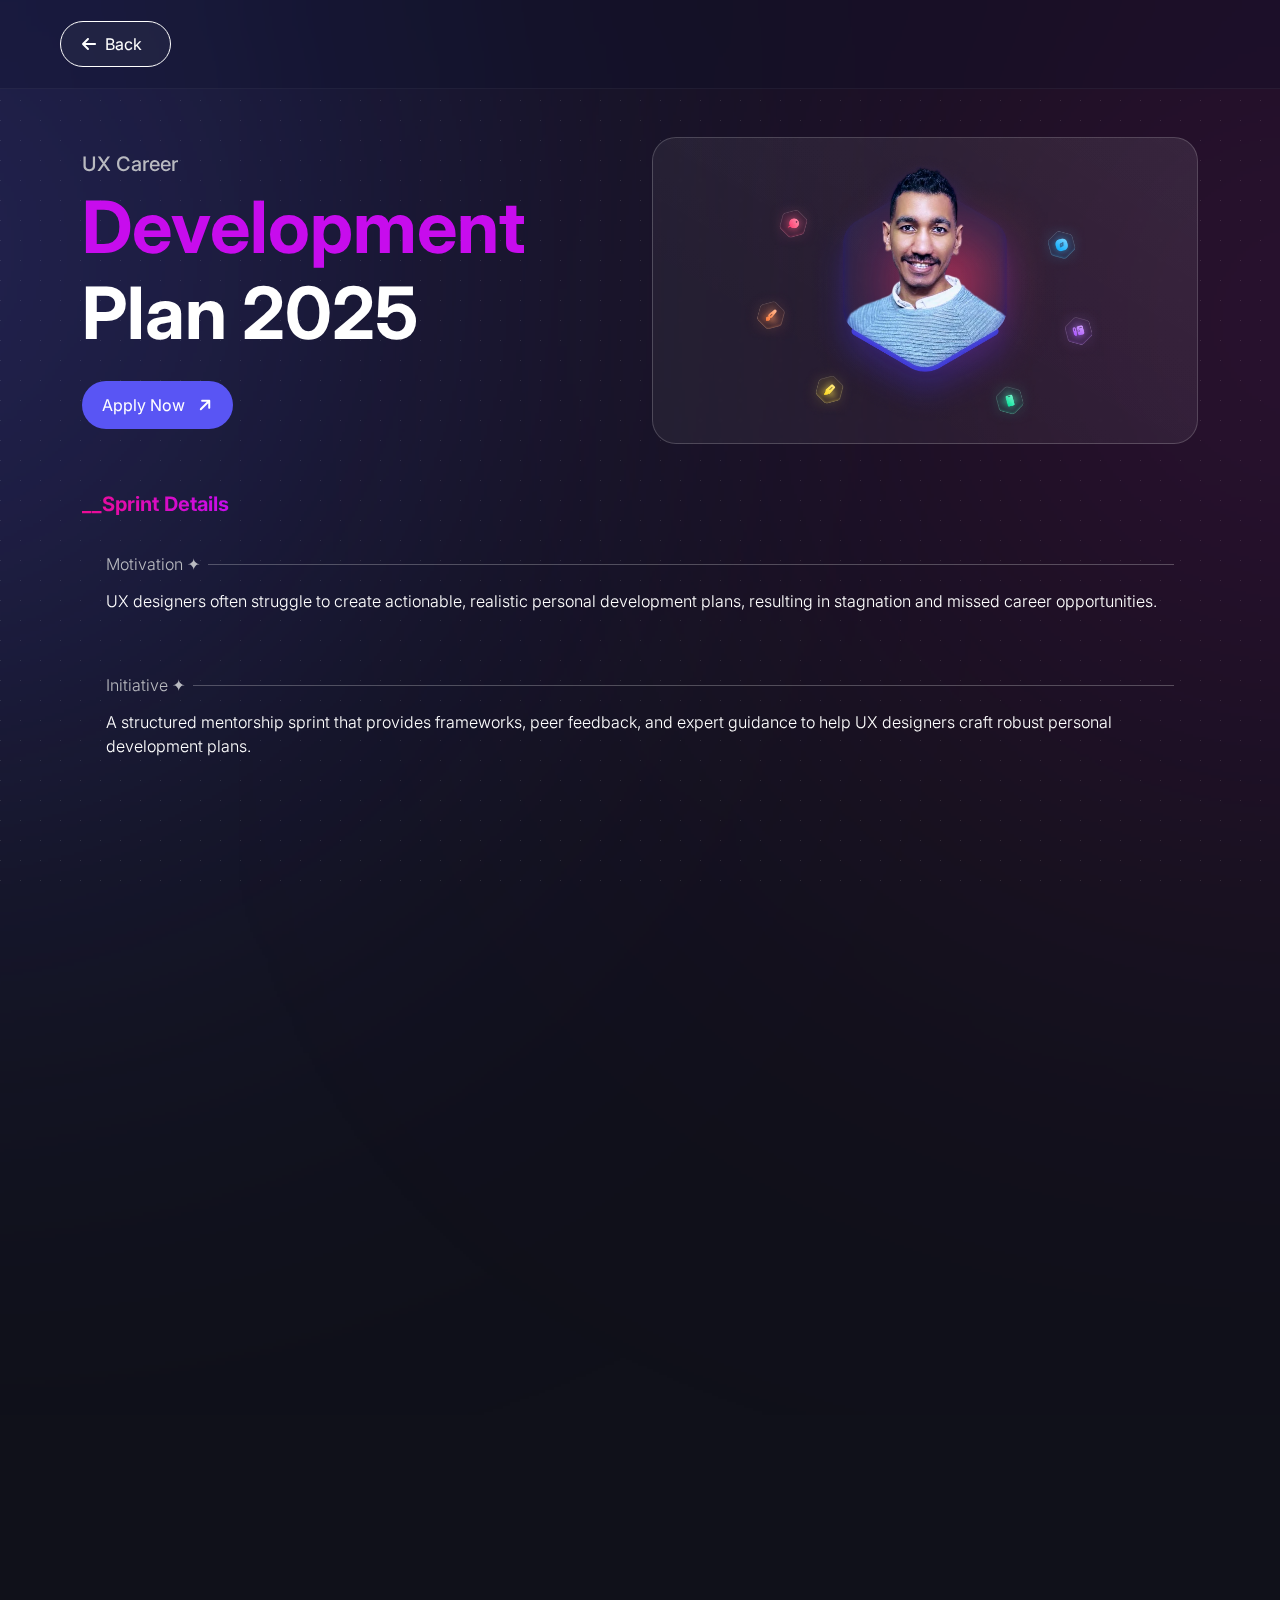
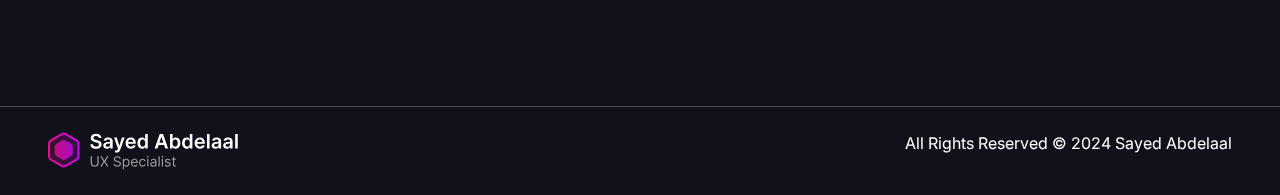
<file: workspace/ux-career-dev.html>
<!DOCTYPE html>
<html data-bs-theme="dark" lang="en">

<head>
    <meta charset="utf-8">
    <meta name="viewport" content="width=device-width, initial-scale=1.0, shrink-to-fit=no">
    <title>Sayed Abdelaal</title>
    <meta name="twitter:description" content="Sayed Abdelaal | UX Design Specialist | UX Instructor | UX Mentor">
    <meta property="og:title" content="Sayed Abdelaal">
    <meta name="twitter:image" content="https://sayed-abdelaal.com/assets/img/Home/OG-Thumbnail.webp">
    <meta property="og:type" content="website">
    <meta property="og:description" content="Sayed Abdelaal | UX Design Specialist | UX Instructor | UX Mentor">
    <meta name="twitter:title" content="Sayed Abdelaal">
    <meta name="description" content="Sayed Abdelaal | UX Design Specialist | UX Instructor | UX Mentor">
    <meta property="og:image" content="https://sayed-abdelaal.com/assets/img/Home/OG-Thumbnail.webp">
    <link rel="icon" type="image/webp" sizes="500x500" href="../assets/img/Home/fac-ico.webp">
    <link rel="icon" type="image/webp" sizes="500x500" href="../assets/img/Home/fac-ico.webp" media="(prefers-color-scheme: dark)">
    <link rel="icon" type="image/webp" sizes="500x500" href="../assets/img/Home/fac-ico.webp">
    <link rel="icon" type="image/webp" sizes="500x500" href="../assets/img/Home/fac-ico.webp" media="(prefers-color-scheme: dark)">
    <link rel="icon" type="image/webp" sizes="500x500" href="../assets/img/Home/fac-ico.webp">
    <link rel="icon" type="image/webp" sizes="500x500" href="../assets/img/Home/fac-ico.webp">
    <link rel="icon" type="image/webp" sizes="500x500" href="../assets/img/Home/fac-ico.webp">
    <link rel="stylesheet" href="../assets/bootstrap/css/bootstrap.min.css">
    <link rel="stylesheet" href="https://fonts.googleapis.com/css?family=Inter:200,300,400,500,600,700,800,900&amp;display=swap">
    <link rel="stylesheet" href="../assets/css/swiper-icons.css">
    <link rel="stylesheet" href="../assets/css/bs-theme-overrides.css">
    <link rel="stylesheet" href="../assets/css/aos.min.css">
    <link rel="stylesheet" href="../assets/css/animate.min.css">
    <link rel="stylesheet" href="../assets/css/Infinite-Scroller.css">
    <link rel="stylesheet" href="../assets/css/Lightbox-Gallery-baguetteBox.min.css">
    <link rel="stylesheet" href="../assets/css/Navbar-Centered-Links-icons.css">
    <link rel="stylesheet" href="../assets/css/styles.css">
<!-- Google tag (gtag.js) -->
<script async src="https://www.googletagmanager.com/gtag/js?id=G-3WMWEPDK91"></script>
<script>
  window.dataLayer = window.dataLayer || [];
  function gtag(){dataLayer.push(arguments);}
  gtag('js', new Date());

  gtag('config', 'G-3WMWEPDK91');
</script>
</head>

<body>
    <section class="bg-fx-style">
        <div class="container-fluid" style="height: 100%;">
            <div class="row row-cols-2 row-cols-sm-3 h-100">
                <div class="col d-flex justify-content-center justify-content-sm-start p-0"><img class="fx" src="../assets/img/Body/Left-bg-fx.svg"></div>
                <div class="col d-none d-sm-inline-block">
                    <div></div>
                </div>
                <div class="col d-flex justify-content-center justify-content-sm-end p-0"><img class="fx" src="../assets/img/Body/Right-bg-fx.svg"></div>
            </div>
        </div>
    </section>
    <nav class="navbar navbar-expand-md sticky-top py-3 px-xl-5" id="navbar-scroll">
        <div class="container-fluid"><a class="navbar-brand d-flex align-items-center"><button class="btn btn-outline-primary me-auto rounded-pill" type="button" onclick="history.back()"><span class="me-2"><svg xmlns="http://www.w3.org/2000/svg" viewBox="-32 0 512 512" width="1em" height="1em" fill="currentColor" data-bss-hover-animate="swing" style="margin-top: -3px;">
                            <!--! Font Awesome Free 6.4.2 by @fontawesome - https://fontawesome.com License - https://fontawesome.com/license/free (Icons: CC BY 4.0, Fonts: SIL OFL 1.1, Code: MIT License) Copyright 2023 Fonticons, Inc. -->
                            <path d="M9.4 233.4c-12.5 12.5-12.5 32.8 0 45.3l160 160c12.5 12.5 32.8 12.5 45.3 0s12.5-32.8 0-45.3L109.2 288 416 288c17.7 0 32-14.3 32-32s-14.3-32-32-32l-306.7 0L214.6 118.6c12.5-12.5 12.5-32.8 0-45.3s-32.8-12.5-45.3 0l-160 160z"></path>
                        </svg></span>Back<span class="ms-2"></span></button></a></div>
    </nav>
    <section>
        <div class="container py-5">
            <div class="row gy-4 row-cols-1 row-cols-lg-2 flex-lg-row-reverse mb-5">
                <div class="col">
                    <div data-aos="fade-up" data-aos-duration="600" data-aos-delay="150" class="card-00"><img class="img-fluid" src="../assets/img/Space/Development-Plan.webp"></div>
                </div>
                <div class="col align-content-center">
                    <h5 class="text-body-tertiary" data-aos="fade-up" data-aos-duration="600">UX Career</h5>
                    <h1 class="display-2 fw-bold mb-4" data-aos="fade-up" data-aos-duration="600"><span style="color: rgb(199, 12, 237);">Development </span>Plan 2025</h1>
                    <div data-aos="fade-up" data-aos-duration="600" data-aos-delay="150" class="mx-0 hero-buttons"><a class="btn btn-primary border rounded-pill border-0" role="button" href="https://forms.gle/c4MtBpVnzQzGrS129" target="_blank">Apply Now <span class="ms-2"><svg xmlns="http://www.w3.org/2000/svg" viewBox="-32 0 512 512" width="1em" height="1em" fill="currentColor" style="margin-top: -3px;transform: rotate(-45deg);">
                                    <!--! Font Awesome Free 6.4.2 by @fontawesome - https://fontawesome.com License - https://fontawesome.com/license/free (Icons: CC BY 4.0, Fonts: SIL OFL 1.1, Code: MIT License) Copyright 2023 Fonticons, Inc. -->
                                    <path d="M438.6 278.6c12.5-12.5 12.5-32.8 0-45.3l-160-160c-12.5-12.5-32.8-12.5-45.3 0s-12.5 32.8 0 45.3L338.8 224 32 224c-17.7 0-32 14.3-32 32s14.3 32 32 32l306.7 0L233.4 393.4c-12.5 12.5-12.5 32.8 0 45.3s32.8 12.5 45.3 0l160-160z"></path>
                                </svg></span></a></div>
                </div>
            </div>
            <div class="row">
                <div class="col">
                    <h5 class="fw-bold d-inline-block text-gradient" data-aos="fade-right" data-aos-delay="200">__Sprint Details</h5>
                    <div data-aos="fade-up" data-aos-duration="600" data-aos-delay="250" class="card-2">
                        <div class="d-flex align-items-xl-center mb-2">
                            <h6 class="text-body-tertiary me-2 mb-0">Motivation ✦</h6>
                            <hr class="flex-fill">
                        </div>
                        <p class="fw-light mb-2">UX designers often struggle to create actionable, realistic personal development plans, resulting in stagnation and missed career opportunities.</p>
                    </div>
                    <div data-aos="fade-up" data-aos-duration="600" data-aos-delay="300" class="card-2">
                        <div class="d-flex align-items-xl-center mb-2">
                            <h6 class="text-body-tertiary me-2 mb-0">Initiative ✦</h6>
                            <hr class="flex-fill">
                        </div>
                        <p class="fw-light mb-2">A structured mentorship sprint that provides frameworks, peer feedback, and expert guidance to help UX designers craft robust personal development plans.</p>
                    </div>
                    <div data-aos="fade-up" data-aos-duration="600" data-aos-delay="300" class="card-2">
                        <div class="d-flex align-items-xl-center mb-2">
                            <h6 class="text-body-tertiary me-2 mb-0">Objectives ✦</h6>
                            <hr class="flex-fill">
                        </div>
                        <ul>
                            <li class="fw-light mb-2">Enable UX designers create a personalized development plan aligned with their career goals.</li>
                            <li class="fw-light mb-2">Identify strengths and areas for growth through guided self-assessment.</li>
                            <li class="fw-light mb-2">Set achievable goals that are specific, measurable, and time-bound.</li>
                            <li class="fw-light mb-2">Build a community of UX professionals committed to growth and development.</li>
                        </ul>
                    </div>
                    <div data-aos="fade-up" data-aos-duration="600" data-aos-delay="300" class="card-2">
                        <div class="d-flex align-items-xl-center mb-2">
                            <h6 class="text-body-tertiary me-2 mb-0">For who? ✦</h6>
                            <hr class="flex-fill">
                        </div>
                        <ul>
                            <li class="fw-light mb-2">Mid and senior UX designers aiming to craft a career development plan for growth.</li>
                        </ul>
                    </div>
                    <div data-aos="fade-up" data-aos-duration="600" data-aos-delay="300" class="card-2">
                        <div class="d-flex align-items-xl-center mb-2">
                            <h6 class="text-body-tertiary me-2 mb-0">A glimpse&nbsp;✦</h6>
                            <hr class="flex-fill">
                        </div>
                        <ul>
                            <li class="fw-light mb-2">Quarterly Sprints: 4 weeks each.</li>
                            <li class="fw-light mb-2">Weekly interactive workshops.</li>
                            <li class="fw-light mb-2">Developing a career roadmap.</li>
                            <li class="fw-light mb-2">Peer reviews and collaboration.</li>
                            <li class="fw-light mb-2">One-on-one mentorship.</li>
                            <li class="fw-light mb-2">And more..&nbsp;😉</li>
                        </ul>
                    </div>
                    <div data-aos="fade-up" data-aos-duration="600" data-aos-delay="300" class="card-2">
                        <div class="d-flex align-items-xl-center mb-2">
                            <h6 class="text-body-tertiary me-2 mb-0">Timing ✦</h6>
                            <hr class="flex-fill">
                        </div>
                        <ul>
                            <li class="fw-light mb-2">Duration: 4 Weeks per&nbsp;Quarter</li>
                            <li class="fw-light mb-2">Starts is: Feb 1st, 2025</li>
                        </ul>
                    </div>
                </div>
            </div>
        </div>
    </section>
    <footer class="mb-2 overflow-hidden">
        <div class="container-fluid pt-4 pt-lg-5 px-0">
            <hr style="border-color: rgb(255, 255, 255);border-top-color: rgb(255,;border-right-color: 255,;border-bottom-color: 255);border-left-color: 255,;">
            <div class="row gy-4 gy-md-2 row-cols-1 row-cols-md-2 mt-0 px-3 px-xl-5">
                <div class="col d-flex justify-content-center justify-content-md-start"><a class="navbar-brand d-flex align-items-center" href="../index.html"><img src="../assets/img/Body/Sayed-Logo.svg"></a></div>
                <div class="col d-flex justify-content-center justify-content-md-end">
                    <p class="text-center">All Rights Reserved © 2024 Sayed Abdelaal</p>
                </div>
            </div>
            <div class="d-flex flex-column justify-content-start align-items-center flex-sm-row pt-3 px-xl-5"></div>
        </div>
    </footer>
    <script src="../assets/js/jquery.min.js"></script>
    <script src="../assets/bootstrap/js/bootstrap.min.js"></script>
    <script src="../assets/js/aos.min.js"></script>
    <script src="../assets/js/bs-init.js"></script>
    <script src="../assets/js/Lightbox-Gallery-baguetteBox.min.js"></script>
    <script src="../assets/js/Lightbox-Gallery.js"></script>
    <script src="../assets/js/scripts.js"></script>
</body>

</html>
</file>
<file: assets/css/bs-theme-overrides.css>
:root, [data-bs-theme=light] {
  --bs-link-color: #ffffff;
  --bs-link-color-rgb: 255,255,255;
  --bs-link-hover-color: #ED0C93;
  --bs-link-hover-color-rgb: 237,12,147;
}

[data-bs-theme=dark] {
  --bs-primary: #5955F4;
  --bs-primary-rgb: 89,85,244;
  --bs-primary-text-emphasis: #9B99F8;
  --bs-primary-bg-subtle: #121131;
  --bs-primary-border-subtle: #353392;
  --bs-body-color: #FFFFFF;
  --bs-body-color-rgb: 255,255,255;
  --bs-secondary-color: #F3F3F4;
  --bs-secondary-color-rgb: 243,243,244;
  --bs-tertiary-color: #B9BAC0;
  --bs-tertiary-color-rgb: 185,186,192;
  --bs-body-bg: #10111A;
  --bs-body-bg-rgb: 16,17,26;
  --bs-body-font-family: Inter, sans-serif;
}

[data-bs-theme=dark] .btn-primary, .btn-primary[data-bs-theme=dark] {
  --bs-btn-color: #fff;
  --bs-btn-bg: #5955F4;
  --bs-btn-border-color: #5955F4;
  --bs-btn-hover-color: #fff;
  --bs-btn-hover-bg: #4C48CF;
  --bs-btn-hover-border-color: #4744C3;
  --bs-btn-focus-shadow-rgb: 230,230,253;
  --bs-btn-active-color: #fff;
  --bs-btn-active-bg: #4744C3;
  --bs-btn-active-border-color: #4340B7;
  --bs-btn-disabled-color: #fff;
  --bs-btn-disabled-bg: #5955F4;
  --bs-btn-disabled-border-color: #5955F4;
}

[data-bs-theme=dark] .btn-outline-primary, .btn-outline-primary[data-bs-theme=dark] {
  --bs-btn-color: #5955F4;
  --bs-btn-border-color: #5955F4;
  --bs-btn-focus-shadow-rgb: 89,85,244;
  --bs-btn-hover-color: #fff;
  --bs-btn-hover-bg: #5955F4;
  --bs-btn-hover-border-color: #5955F4;
  --bs-btn-active-color: #fff;
  --bs-btn-active-bg: #5955F4;
  --bs-btn-active-border-color: #5955F4;
  --bs-btn-disabled-color: #5955F4;
  --bs-btn-disabled-bg: transparent;
  --bs-btn-disabled-border-color: #5955F4;
}
</file>
<file: assets/css/Infinite-Scroller.css>
.infinite-scroller {
  overflow: hidden;
  mask-image: linear-gradient(to right, rgba(0, 0, 0, 0) 0%, rgb(0, 0, 0) 12.5%, rgb(0, 0, 0) 87.5%, rgba(0, 0, 0, 0) 100%);
}

.infinite-scroller .scrollable {
  display: flex;
  width: fit-content;
  animation: slide-to-left 30s linear infinite;
}

.infinite-scroller.pause-on-hover .scrollable:hover {
  animation-play-state: paused;
}

@keyframes slide-to-left {
  0% {
    transform: translate3d(0, 0, 0);
  }
  100% {
    transform: translate3d(-50%, 0, 0);
  }
}

.infinite-scroller .scrollable > div {
  display: flex;
  align-items: center;
  justify-content: space-around;
  min-width: 100vw;
}

.infinite-scroller .scrollable > div > * {
  margin: 0 20px;
  height: 32px;
}
</file>
<file: assets/css/Navbar-Centered-Links-icons.css>
.bs-icon {
  --bs-icon-size: .75rem;
  display: flex;
  flex-shrink: 0;
  justify-content: center;
  align-items: center;
  font-size: var(--bs-icon-size);
  width: calc(var(--bs-icon-size) * 2);
  height: calc(var(--bs-icon-size) * 2);
  color: var(--bs-primary);
}

.bs-icon-xs {
  --bs-icon-size: 1rem;
  width: calc(var(--bs-icon-size) * 1.5);
  height: calc(var(--bs-icon-size) * 1.5);
}

.bs-icon-sm {
  --bs-icon-size: 1rem;
}

.bs-icon-md {
  --bs-icon-size: 1.5rem;
}

.bs-icon-lg {
  --bs-icon-size: 2rem;
}

.bs-icon-xl {
  --bs-icon-size: 2.5rem;
}

.bs-icon.bs-icon-primary {
  color: var(--bs-white);
  background: var(--bs-primary);
}

.bs-icon.bs-icon-primary-light {
  color: var(--bs-primary);
  background: rgba(var(--bs-primary-rgb), .2);
}

.bs-icon.bs-icon-semi-white {
  color: var(--bs-primary);
  background: rgba(255, 255, 255, .5);
}

.bs-icon.bs-icon-rounded {
  border-radius: .5rem;
}

.bs-icon.bs-icon-circle {
  border-radius: 50%;
}

.nav-link:active .div-ind-d {
  display: block;
}
</file>
<file: assets/css/styles.css>
/* ///////////////////////////[        Body BG        ]////////////////////////////////////// */

section.bg-fx-style {
  position: fixed;
  height: 80%;
  width: 100%;
  z-index: -100;
}

img.fx {
  animation: show-hide 5s infinite;
}

@keyframes show-hide {
  50% {
    opacity: 0.5;
  }
}

body {
  background: url("../../assets/img/Body/Body-BG-40.png") repeat, var(--bs-body-bg);
  background-size: auto, auto;
  background-attachment: fixed;
  user-select: none;
  -webkit-user-select: none;
  -ms-user-select: none;
  -moz-user-select: none;
  cursor: default;
}

/* ///////////////////////////[        Buttons        ]////////////////////////////////////// */

.btn-primary {
  padding: 12px 20px;
  position: relative;
  z-index: 1;
  overflow: hidden;
  /*box-shadow: 0px 0px 30px 0px rgba(89, 85, 244, 0.80);*/
}

.btn-primary:before {
  content: "";
  position: absolute;
  left: 0;
  top: 0;
  width: 100%;
  height: 100%;
  background: linear-gradient(45deg, #ED0C93 0%, #C70CED 100%);
  -webkit-transform: translateX(-100%);
  -ms-transform: translateX(-100%);
  transform: translateX(-102%);
  -webkit-transition: all .3s;
  transition: all .3s;
  z-index: -1;
}

.btn-primary:hover::before {
  -webkit-transform: translateX(0);
  -ms-transform: translateX(0);
  transform: translateX(0px);
  border-color: #ED0C93;
}

.btn-primary:hover {
  box-shadow: 0px 0px 30px 0px rgba(194, 85, 244, 0.80);
  border-color: #ED0C93;
}

.btn-primary:active:before {
  background: linear-gradient(45deg, #d0037e 0%, #b103d5 100%);
  transition: ease-out 0.3s;
}

.btn.btn-primary.active, .btn.btn-primary:active {
  background: linear-gradient(45deg, #d0037e 0%, #b103d5 100%);
  transition: ease-out 0.3s;
}

@media (max-width: 767px) {
  .btn.btn-primary {
    font-weight: 400;
    font-size: 20px;
    padding: 14px 20px;
  }
}

/*  */

.form-control {
  display: block;
  width: 100%;
  padding: 12px 20px;
  position: relative;
  font-size: 1rem;
  font-weight: 400;
  line-height: 1.5;
  color: var(--bs-body-color);
  -webkit-appearance: none;
  -moz-appearance: none;
  appearance: none;
  background-color: rgba(255,255,255,0.03);
  background-clip: padding-box;
  border: var(--bs-border-width) solid var(--bs-border-color);
  border-radius: var(--bs-border-radius);
  transition: border-color .15s ease-in-out,box-shadow .15s ease-in-out;
}

.form-select {
  --bs-form-select-bg-img: url("data:image/svg+xml,%3csvg xmlns='http://www.w3.org/2000/svg' viewBox='0 0 16 16'%3e%3cpath fill='none' stroke='%23343a40' stroke-linecap='round' stroke-linejoin='round' stroke-width='2' d='m2 5 6 6 6-6'/%3e%3c/svg%3e");
  display: block;
  width: 100%;
  padding: 12px 20px;
  position: relative;
  font-size: 1rem;
  font-weight: 400;
  line-height: 1.5;
  color: var(--bs-body-color);
  -webkit-appearance: none;
  -moz-appearance: none;
  appearance: none;
  background-color: rgba(255,255,255,0.03);
  background-image: var(--bs-form-select-bg-img),var(--bs-form-select-bg-icon,none);
  background-repeat: no-repeat;
  background-position: right .75rem center;
  background-size: 16px 12px;
  border: var(--bs-border-width) solid var(--bs-border-color);
  border-radius: var(--bs-border-radius);
  transition: border-color .15s ease-in-out,box-shadow .15s ease-in-out;
}

.form-control:hover {
  box-shadow: 0px 0px 10px 0px rgba(89,85,244,0.5);
  border-color: rgba(255,255,255,0.5);
}

.form-control:focus {
  color: var(--bs-body-color);
  background-color: rgba(16,17,26,0.05);
  border-color: #7370f2;
  outline: 0;
  box-shadow: 0px 0px 30px 0px rgba(89,85,244,0.7);
  /*box-shadow: 0 0 0 .25rem rgba(13,110,253,.25);*/
}

@media (max-width: 767px) {
  .form-control {
    font-size: 20px;
    padding: 14px 20px;
  }
}

.form-control::placeholder {
  color: rgba(243,243,244,0.32);
  /*opacity: 1;*/
}

div.form-input-group {
  margin-bottom: 1rem;
}

/*  */

.btn-outline-primary {
  paint-order: rounded;
  color: #fff;
  padding: 10px 20px;
  position: relative;
  z-index: 1;
  overflow: hidden;
  background: linear-gradient(90deg, rgba(255, 255, 255, 0.05) 0%, rgba(255, 255, 255, 0.05) 100%);
  backdrop-filter: blur(12px);
  -webkit-backdrop-filter: blur(12px);
  border-width: 1px;
  border-color: #fff;
}

.btn-outline-primary:before {
  content: "";
  position: absolute;
  left: 0;
  top: 0;
  width: 100%;
  height: 100%;
  background: linear-gradient(45deg, #ED0C93 0%, #C70CED 100%);
  -webkit-transform: translateX(-100%);
  -ms-transform: translateX(-100%);
  transform: translateX(-102%);
  -webkit-transition: all .3s;
  transition: all .3s;
  z-index: -1;
}

.btn-outline-primary:hover::before {
  -webkit-transform: translateX(0);
  -ms-transform: translateX(0);
  transform: translateX(0px);
}

.btn-outline-primary:hover {
  background: linear-gradient(90deg, rgba(255, 255, 255, 0.05) 0%, rgba(255, 255, 255, 0.05) 100%);
  box-shadow: 0px 0px 30px 0px rgba(194, 85, 244, 0.80);
  border-color: #ED0C93;
}

.btn-outline-primary:active:before {
  background: linear-gradient(45deg, #d0037e 0%, #b103d5 100%);
  transition: ease-out 0.3s;
}

@media (max-width: 767px) {
  .btn.btn-outline-primary {
    font-weight: 400;
    font-size: 20px;
    padding: 12px 20px;
  }
}

.btn-outline-link {
  paint-order: rounded;
  color: #fff;
  padding: 10px 20px;
  position: relative;
  border: 0px;
}

.btn-outline-link:hover {
  color: #ED0C93;
}

@media (max-width: 767px) {
  .btn.btn-outline-link {
    font-weight: 400;
    font-size: 20px;
    padding: 12px 20px;
  }
}

.btn-outline-light {
  padding: 10px 20px;
  position: relative;
  z-index: 1;
  overflow: hidden;
  background: linear-gradient(90deg, rgba(255, 255, 255, 0.05) 0%, rgba(255, 255, 255, 0.05) 100%);
  backdrop-filter: blur(12px);
  -webkit-backdrop-filter: blur(12px);
}

.btn-outline-light:before {
  content: "";
  position: absolute;
  left: 0;
  top: 0;
  width: 100%;
  height: 100%;
  background: linear-gradient(45deg, #ED0C93 0%, #C70CED 100%);
  -webkit-transform: translateX(-100%);
  -ms-transform: translateX(-100%);
  transform: translateX(-100%);
  -webkit-transition: all .3s;
  transition: all .3s;
  z-index: -1;
  border-color: rgba(255,255,255,0);
}

.btn-outline-light:hover::before {
  -webkit-transform: translateX(0);
  -ms-transform: translateX(0);
  transform: translateX(0px);
  border-color: rgba(255,255,255,0);
}

.btn-outline-light:hover {
  box-shadow: 0px 0px 30px 0px rgba(194, 85, 244, 0.80);
  color: #fff;
}

.btn-outline-primary {
  --bs-btn-color: #fff;
  --bs-btn-border-color: #fff;
  background: rgba(255,255,255,0.05);
  --bs-btn-focus-shadow-rgb: 89,85,244;
  --bs-btn-hover-color: #fff;
  --bs-btn-hover-bg: linear-gradient(45deg, #d0037e 0%, #b103d5 100%);
  --bs-btn-hover-border-color: linear-gradient(45deg, #d0037e 0%, #b103d5 100%);
  --bs-btn-active-color: #fff;
  --bs-btn-active-bg: linear-gradient(45deg, #d0037e 0%, #b103d5 100%);
  --bs-btn-active-border-color: linear-gradient(45deg, #d0037e 0%, #b103d5 100%);
  --bs-btn-disabled-color: #5955f4;
  --bs-btn-disabled-bg: transparent;
  --bs-btn-disabled-border-color: #5955f4;
}

/* ///////////////////////////[        Navbar        ]////////////////////////////////////// */

#navbar-scroll {
  /*position: fixed;*/
  top: 0;
  width: 100%;
  transition: top 0.3s;
  backdrop-filter: blur(40px);
  -webkit-backdrop-filter: blur(40px);
  background: rgba(10,15,41,0.21);
  border-bottom: 1px solid rgba(255,255,255,0.05);
}

#navbar-scroll2 {
  /*position: fixed;*/
  top: 0;
  width: 100%;
  transition: top 0.3s;
  /*backdrop-filter: blur(100px);
  -webkit-backdrop-filter: blur(100px);*/
  /*background: rgba(10,15,41,0.06);*/
  /*border-bottom: 1px solid rgba(255,255,255,0.05);*/
}

.navbar-toggler {
  height: 56px;
  color: rgb(255,255,255);
  background: linear-gradient(90deg, rgba(255, 255, 255, 0.05) 0%, rgba(255, 255, 255, 0.05) 100%);
  border-width: 1px;
  border-color: #fff;
  border-radius: 50px;
}

.navbar-toggler-icon {
  background-image: none;
}

@media (min-width: 768px) {
  .navbar-nav {
    border-radius: 30px;
    border: 1px solid rgba(255, 255, 255, 0.20);
    background: rgba(218, 222, 229, 0.10);
    backdrop-filter: blur(12px);
    -webkit-backdrop-filter: blur(12px);
    padding: 2px;
  }
}

@media (min-width: 768px) {
  .nav-item {
    position: relative;
    margin-right: 5px;
    margin-left: 5px;
  }
}

/* @media (min-width: 768px) {
  .indicator {
    position: absolute;
    bottom: -4px;
    /*left: 0; */

/* height: 5px;
    width: 50px;
    background: linear-gradient(90deg, #ED0C93, #C70CED);
    border-radius: 50px;
    transition: transform 0.3s cubic-bezier(0.68, -0.55, 0.27, 1.55);
    pointer-events: none;
    z-index: -10;
  }
} */

@media (min-width: 768px) {
  .navbar-nav .nav-item .nav-link.active div.div-ind-d {
    position: absolute;
    bottom: -5px;
    left: 25%;
    height: 5px;
    width: 50%;
    background: #ED0C93;
    box-shadow: 0px 0px 30px 0px #ed0c93;
    border-radius: 0px 0px 5px 5px;
    transition: transform 0.3s cubic-bezier(0.68, -0.55, 0.27, 1.55);
    pointer-events: none;
    z-index: -10;
  }
}

@media (min-width: 768px) {
  .navbar-nav .nav-item .nav-link.active div.div-ind-u {
    position: absolute;
    bottom: 0;
    left: 25%;
    height: 50%;
    width: 50%;
    background: #ED0C93;
    box-shadow: 0px 0px 30px 0px rgba(194, 85, 244, 0.80);
    border-radius: 5px 5px 0px 0px;
    transition: transform 0.3s cubic-bezier(0.68, -0.55, 0.27, 1.55);
    pointer-events: none;
    z-index: -10;
    filter: blur(10px);
  }
}

@media (min-width: 768px) {
  .navbar-nav .nav-item .nav-link.active {
    font-weight: 400;
    border-radius: 30px;
    backdrop-filter: opacity(0.10) blur(0px);
    -webkit-backdrop-filter: opacity(0.10) blur(0px);
    background: rgba(255, 255, 255, 0.05);
    color: #fff;
    padding: 10px 16px;
  }
}

@media (min-width: 768px) {
  .navbar-nav .nav-item .nav-link {
    font-weight: 300;
    border-radius: 30px;
    /*backdrop-filter: opacity(0.10) blur(0px);
    -webkit-backdrop-filter: opacity(0.10) blur(0px);*/
    /*background: rgba(255, 255, 255, 0.05);*/
    color: #b9bac0;
    padding: 10px 16px;
  }
}

@media (min-width: 768px) {
  .navbar-nav .nav-item .nav-link:hover {
    /*font-weight: 300;*/
    /*border-radius: 30px;*/
    backdrop-filter: opacity(0.10) blur(0px);
    -webkit-backdrop-filter: opacity(0.10) blur(0px);
    color: #fff;
    padding: 10px 16px;
    background: linear-gradient(261deg, rgba(255, 255, 255, 0.05) 0%, rgba(255, 255, 255, 0.00) 100%);
  }
}

@media (max-width: 767px) {
  .menu-mob {
    height: 500px;
    text-align: center;
    align-items: center!important;
    justify-content: center!important;
    flex-direction: column!important;
    /*display: flex!important;*/
  }
}

@media (max-width: 767px) {
  .navbar-nav {
    height: auto;
    text-align: center;
    margin-bottom: 20px;
    width: 100%;
  }
}

@media (max-width: 768px) {
  .navbar-nav .nav-item .nav-link.active {
    font-weight: 500;
    border-radius: 30px;
    backdrop-filter: opacity(0.10) blur(0px);
    -webkit-backdrop-filter: opacity(0.10) blur(0px);
    /*background: rgba(255, 255, 255, 0.05);*/
    color: #E30485;
    padding: 16px 16px;
    margin-bottom: 8px;
  }
}

@media (max-width: 768px) {
  .navbar-nav .nav-item .nav-link {
    font-weight: 300;
    border-radius: 30px;
    font-size: 20px;
    /*backdrop-filter: opacity(0.10) blur(0px);
    -webkit-backdrop-filter: opacity(0.10) blur(0px);*/
    /*background: rgba(255, 255, 255, 0.05);*/
    color: #b9bac0;
    padding: 16px 16px;
    margin-bottom: 8px;
  }
}

/* ////////////[        Hero section - start         ]////////////////////////////////////////////// */

.Home-Bio {
  /*min-height: 500px;*/
}

.hi-sayed {
  margin-left: -58px;
  margin-top: -151px;
}

.hi-sayed-animation {
  margin-left: -58px;
  margin-top: -151px;
  -webkit-animation: hi-sayed-animation 5s linear infinite both;
  animation: hi-sayed-animation 5s linear infinite both;
}

@keyframes hi-sayed-animation {
  0% {
    -webkit-transform: translate(0);
    transform: translate(0);
  }
  20% {
    -webkit-transform: translate(-5px, 5px);
    transform: translate(-5px, 2px);
  }
  40% {
    -webkit-transform: translate(-5px, -5px);
    transform: translate(-5px, -5px);
  }
  60% {
    -webkit-transform: translate(5px, 5px);
    transform: translate(5px, 5px);
  }
  80% {
    -webkit-transform: translate(5px, -5px);
    transform: translate(5px, -5px);
  }
  100% {
    -webkit-transform: translate(0);
    transform: translate(0);
  }
}

@media (min-width:992px) {
  .d-lg-flex {
    display: flex!important;
  }
}

@media (max-width: 360px) {
  .hero-buttons {
    display: flex;
    flex-direction: column;
    align-items: flex-start;
  }
}

.text-gradient {
  background: linear-gradient(90deg, #ed0c93, #c70ced);
  -webkit-text-fill-color: transparent;
  -webkit-background-clip: text;
}

/* ////////////[        Hero section - End         ]////////////////////////////////////////////// */

/* ////////////[        Card-0        ]//////////// */

.card-0 {
  border-radius: 24px;
  padding: 1.5rem;
  border: 1px solid rgba(255,255,255,0.22);
  background: linear-gradient(-150deg, rgba(255, 255, 255, 0.01) 0%, rgba(255, 255, 255, 0.00) 100%), linear-gradient(-150deg, rgba(255, 255, 255, 0.03) 0%, rgba(255, 255, 255, 0.00) 74%);
  backdrop-filter: blur(2px);
  -webkit-backdrop-filter: blur(2px);
  height: 100%;
  -webkit-transition: all .3s ease;
  transition: all .3s ease;
}

.card-00 {
  border-radius: 24px;
  /*padding: 1.5rem;*/
  border: 1px solid rgba(255,255,255,0.22);
  background: linear-gradient(-150deg, rgba(255, 255, 255, 0.01) 0%, rgba(255, 255, 255, 0.00) 100%), linear-gradient(-150deg, rgba(255, 255, 255, 0.03) 0%, rgba(255, 255, 255, 0.00) 74%);
  backdrop-filter: blur(2px);
  -webkit-backdrop-filter: blur(2px);
  height: fit-content;
  -webkit-transition: all .3s ease;
  transition: all .3s ease;
  overflow: hidden;
}

.card-0:hover {
  border-radius: 24px;
  border: 1px solid rgba(255,255,255,0.2);
  background: linear-gradient(-150deg, rgba(85,8,208,0.33) 0%, rgba(19, 14, 220, 0.00) 87%), linear-gradient(-150deg, rgba(142,14,220,0.33) 0%, rgba(19, 14, 220, 0.00) 71%);
  -webkit-transition: all .3s ease;
  transition: all .3s ease;
}

.card-00:hover {
  border-radius: 24px;
  border: 1px solid rgba(255,255,255,0.2);
  background: linear-gradient(-150deg, rgba(85,8,208,0.33) 0%, rgba(19, 14, 220, 0.00) 87%), linear-gradient(-150deg, rgba(142,14,220,0.33) 0%, rgba(19, 14, 220, 0.00) 71%);
  -webkit-transition: all .3s ease;
  transition: all .3s ease;
}

.card-0 h6 {
  font-weight: 300;
}

.card-0:hover h6 {
  background: linear-gradient(90deg, #ed0c93, #c70ced);
  font-weight: 500;
  -webkit-text-fill-color: transparent;
  -webkit-background-clip: text;
}

.card-0:hover .icon-way-i-work {
  color: rgb(12,237,166);
}

/* ////////////[        Card-0        ]//////////// */

/* ////////////[        Card-1        ]//////////// */

.card-1 {
  border-radius: 24px;
  padding: 1.5rem;
  background: linear-gradient(-150deg, rgba(255, 255, 255, 0.01) 0%, rgba(255, 255, 255, 0.00) 100%), linear-gradient(-150deg, rgba(255, 255, 255, 0.03) 0%, rgba(255, 255, 255, 0.00) 74%);
  backdrop-filter: blur(.5px);
  -webkit-backdrop-filter: blur(.5px);
  /*height: 100%;*/
  -webkit-transition: all .3s ease;
  transition: all .3s ease;
  border: 1px solid rgba(255,255,255,0.1);
}

/* ////////////[        Card-1        ]//////////// */

/* ////////////[        Card-2        ]//////////// */

.card-2 {
  border-radius: 24px;
  padding: 1.5rem;
  /*border: 1px solid rgba(255,255,255,0.22);*/
  /*background: linear-gradient(-150deg, rgba(255, 255, 255, 0.01) 0%, rgba(255, 255, 255, 0.00) 100%), linear-gradient(-150deg, rgba(255, 255, 255, 0.03) 0%, rgba(255, 255, 255, 0.00) 74%);*/
  /*backdrop-filter: blur(2px);
  -webkit-backdrop-filter: blur(2px);*/
  /*height: 100%;*/
  -webkit-transition: all .3s ease;
  transition: all .3s ease;
}

.card-2 h6 {
  font-weight: 300;
}

/* ////////////[        Card-2        ]//////////// */

/* ////////////[        Card-3        ]//////////// */

.card-3 {
  border-radius: 24px;
  padding: 1.5rem;
  border: 1px solid rgba(255,255,255,0.22);
  background: linear-gradient(-150deg, rgba(255, 255, 255, 0.01) 0%, rgba(255, 255, 255, 0.00) 100%), linear-gradient(-150deg, rgba(255, 255, 255, 0.03) 0%, rgba(255, 255, 255, 0.00) 74%);
  backdrop-filter: blur(.5px);
  -webkit-backdrop-filter: blur(.5px);
  -webkit-transition: all .3s ease;
  transition: all .3s ease;
}

/* ////////////[        Card-3        ]//////////// */

/* ////////////[        Card-4        ]//////////// */

.card-4 {
  border-radius: 24px;
  padding: 1.5rem;
  border: 1px solid rgba(255,255,255,0.2);
  background: linear-gradient(-150deg, rgba(85,8,208,0.33) 0%, rgba(19, 14, 220, 0.00) 87%), linear-gradient(-150deg, rgba(142,14,220,0.33) 0%, rgba(19, 14, 220, 0.00) 71%);
  backdrop-filter: blur(2px);
  -webkit-backdrop-filter: blur(2px);
  -webkit-transition: all .3s ease;
  transition: all .3s ease;
}

/* ////////////[        Card-5        ]//////////// */

.card-5 {
  border-radius: 24px;
  padding: 1.5rem;
  border: 1px solid rgba(255,255,255,0.22);
  background: linear-gradient(-150deg, rgba(255, 255, 255, 0.01) 0%, rgba(255, 255, 255, 0.00) 100%), linear-gradient(-150deg, rgba(255, 255, 255, 0.03) 0%, rgba(255, 255, 255, 0.00) 74%);
  backdrop-filter: blur(2px);
  -webkit-backdrop-filter: blur(2px);
  -webkit-transition: all .3s ease;
  transition: all .3s ease;
}

.card-5:hover {
  border-radius: 24px;
  border: 1px solid rgba(255,255,255,0.2);
  background: linear-gradient(-150deg, rgba(85,8,208,0.33) 0%, rgba(19, 14, 220, 0.00) 87%), linear-gradient(-150deg, rgba(142,14,220,0.33) 0%, rgba(19, 14, 220, 0.00) 71%);
  -webkit-transition: all .3s ease;
  transition: all .3s ease;
}

/* ////////////[        Card-5        ]//////////// */

/* ////////////[        Card-6 ]//////////// */

.card-6 {
  border-radius: 24px;
  padding: .5rem;
  border: 1px solid rgba(255,255,255,0.01);
  background: linear-gradient(-150deg, rgba(255, 255, 255, 0.01) 0%, rgba(255, 255, 255, 0.00) 100%), linear-gradient(-150deg, rgba(255, 255, 255, 0.03) 0%, rgba(255, 255, 255, 0.00) 74%);
  backdrop-filter: blur(2px);
  -webkit-backdrop-filter: blur(2px);
  -webkit-transition: all .3s ease;
  transition: all .3s ease;
}

.card-6:hover {
  border-radius: 24px;
  /*padding: 0.5rem;*/
  /*border: 1px solid rgba(255,255,255,0.2);*/
  background: linear-gradient(-150deg, rgba(85,8,208,0.33) 0%, rgba(19, 14, 220, 0.00) 87%), linear-gradient(-150deg, rgba(142,14,220,0.33) 0%, rgba(19, 14, 220, 0.00) 71%);
  -webkit-transition: all .3s ease;
  transition: all .3s ease;
}

/* ////////////[        Card-6 ]//////////// */

/* ////////////[        Card-cta        ]//////////// */

.card-cta {
  border-radius: 24px;
  padding: 1.5rem;
  border: 1px solid rgba(255,255,255,0.22);
  background: linear-gradient(-150deg, rgba(30,36,195,0.61) 0%, rgba(19, 14, 220, 0.00) 100%), linear-gradient(-150deg, rgba(142,14,220,0.33) 0%, rgba(19, 14, 220, 0.00) 100%);
  backdrop-filter: blur(2px);
  -webkit-backdrop-filter: blur(2px);
  height: 100%;
  -webkit-transition: all .3s ease;
  transition: all .3s ease;
}

.card-cta:hover {
  border-radius: 24px;
  border: 1px solid rgba(255,255,255,0.2);
  background: linear-gradient(-150deg, rgba(85,8,208,0.33) 0%, rgba(19, 14, 220, 0.00) 87%), linear-gradient(-150deg, rgba(142,14,220,0.33) 0%, rgba(19, 14, 220, 0.00) 71%);
  -webkit-transition: all .3s ease;
  transition: all .3s ease;
}

.card-cta h6 {
  font-weight: 300;
}

.card-cta:hover h6 {
  background: linear-gradient(90deg, #ed0c93, #c70ced);
  font-weight: 500;
  -webkit-text-fill-color: transparent;
  -webkit-background-clip: text;
}

/* ////////////[        Clients-Start       ]//////////// */

.logo-slider {
  width: 100%;
  overflow: hidden;
  position: relative;
  padding: 10px 0;
  mask-image: linear-gradient(to right, rgba(0, 0, 0, 0) 0%, rgb(0, 0, 0) 12.5%, rgb(0, 0, 0) 87.5%, rgba(0, 0, 0, 0) 100%);
}

.slider-track {
  display: flex;
  gap: 24px;
  animation: scroll linear infinite;
}

.slider-track img {
  height: 32px;
  width: auto;
  flex-shrink: 0;
  object-fit: contain;
}

/* Animation */

@keyframes scroll {
  0% {
    transform: translateX(0);
  }
  100% {
    transform: translateX(calc(-1 * var(--track-width)));
  }
}

.slider-track {
  animation-duration: var(--animation-duration);
}

.clients-section {
  height: 100px;
  border-top: 1px solid #444655;
  border-bottom: 1px solid #444655;
}

.logos {
  overflow: hidden;
  padding: 30px 0px;
  white-space: nowrap;
  position: relative;
  display: flex;
  width: 100%;
  height: 100%;
  max-width: 100%;
  max-height: 100%;
  place-items: center;
  margin: 0px;
  padding: 0px;
  gap: 54px;
  list-style-type: none;
  opacity: 1;
  mask-image: linear-gradient(to right, rgba(0, 0, 0, 0) 0%, rgb(0, 0, 0) 12.5%, rgb(0, 0, 0) 87.5%, rgba(0, 0, 0, 0) 100%);
}

/* ////////////[        Clients-End       ]//////////// */

/* ////////////[        The way I work-Start       ]//////////// */

.text-green {
  color: var(--bs-teal);
}

.icon-way-i-work {
  margin-right: 8px;
  margin-top: -3px;
  color: rgba(12,237,166,1);
}

/* ////////////[        The way I work-end       ]//////////// */

/* ////////////[        testimonial       ]//////////// */

.container-columns {
  column-count: 3;
  column-gap: 20px;
}

/* @media (max-width: 1400px) {
  .column-counter {
    column-count: 3;
  }
}

@media (max-width: 768px) {
  .column-counter {
    column-count: 2;
  }
}

@media (max-width: 576px) {
  .column-counter {
    column-count: 1;
  }
}

/* ////////////[        card-testimonial        ]//////////// */

.card-testimonial {
  margin-bottom: 1.5rem;
  padding: 1.5rem;
  width: 100%;
  border-radius: 24px;
  border: 1px solid rgba(255,255,255,0.22);
  background: linear-gradient(-150deg, rgba(255, 255, 255, 0.01) 0%, rgba(255, 255, 255, 0.00) 100%), linear-gradient(-150deg, rgba(255, 255, 255, 0.03) 0%, rgba(255, 255, 255, 0.00) 74%);
  backdrop-filter: blur(2px);
  -webkit-backdrop-filter: blur(2px);
  box-sizing: border-box;
  -webkit-transition: all .3s ease;
  transition: all .3s ease;
}

.card-testimonial:hover {
  border-radius: 24px;
  border: 1px solid rgba(255,255,255,0.2);
  background: linear-gradient(-150deg, rgba(85,8,208,0.33) 0%, rgba(19, 14, 220, 0.00) 87%), linear-gradient(-150deg, rgba(142,14,220,0.33) 0%, rgba(19, 14, 220, 0.00) 71%);
  -webkit-transition: all .3s ease;
  transition: all .3s ease;
}

.card-testimonial h6 {
  font-weight: 300;
}

.card-testimonial:hover a {
  background: linear-gradient(90deg, #ed0c93, #c70ced);
  font-weight: 500;
  -webkit-text-fill-color: transparent;
  -webkit-background-clip: text;
}

.card-testimonial:hover .icon-way-i-work {
  color: rgb(12,237,166);
}

/* ////////////[        card-testimonial        ]//////////// */

div.column-counter {
  column-count: 3;
  column-gap: 1.5rem;
}

@media (max-width: 768px) {
  div.column-counter {
    column-count: 2;
  }
}

@media (max-width: 576px) {
  div.column-counter {
    column-count: 1;
  }
}

.card-testimonial p.title {
  font-weight: 300;
}

.card-testimonial:hover p.title {
  color: #e30485;
  font-weight: 500;
}

@media (max-width: 576px) {
  div.enter-pasword {
    width: 100%;
  }
}

@media (min-width: 768px) {
  .enter-pasword {
    width: 400px;
  }
}

.fixed-menu {
  /*position: fixed;*/
  /*top: 50%;*/
  right: 0;
  /*height: 100vh;*/
  display: flex;
  align-items: center;
  /*background-color: #f8f9fa;*/
  padding: 16px;
  /*box-shadow: -2px 0 5px rgba(0, 0, 0, 0.1);*/
  width: 180px;
  /*z-index: 1000;*/
  padding-left: 0px;
}

.fixed-menu a {
  color: #b9bac0;
  padding-left: 24px;
  font-weight: 300;
  display: block;
  border-left: 0 solid transparent;
  transition: all 0.3s ease;
}

.fixed-menu a:hover {
  padding-left: 8px;
  /*margin-left: 0px;*/
  font-weight: 500;
}

.fixed-menu a.active {
  padding-left: 8px;
  border-left: 4px solid #e30485;
  font-weight: 500;
  color: #E30485;
}

.fixed-menu .nav-item {
  padding: 0;
  margin: 0;
  width: auto;
}

.fixed-menu a.side-nav-btn {
  color: var(--bs-btn-color);
  padding-left: 20px;
  padding-right: 20px;
}

/* ////////////[        My modal        ]//////////// */

.modal {
  --bs-modal-zindex: 1055;
  --bs-modal-width: 500px;
  --bs-modal-padding: 1rem;
  --bs-modal-margin: 0.5rem;
  --bs-modal-bg: var(--bs-body-bg);
  --bs-modal-border-color: var(--bs-border-color-translucent);
  --bs-modal-border-width: var(--bs-border-width);
  --bs-modal-border-radius: 1.5rem;
  --bs-modal-box-shadow: var(--bs-box-shadow-sm);
  --bs-modal-inner-border-radius: calc(var(--bs-border-radius-lg) - (var(--bs-border-width)));
  --bs-modal-header-padding-x: 1rem;
  --bs-modal-header-padding-y: 1rem;
  --bs-modal-header-padding: 1rem 1.5rem;
  --bs-modal-header-border-color: var(--bs-border-color);
  --bs-modal-header-border-width: var(--bs-border-width);
  --bs-modal-title-line-height: 1.5;
  --bs-modal-footer-gap: 0.5rem;
  --bs-modal-footer-border-color: var(--bs-border-color);
  --bs-modal-footer-border-width: var(--bs-border-width);
  position: fixed;
  top: 0;
  left: 0;
  z-index: var(--bs-modal-zindex);
  display: none;
  width: 100%;
  height: 100%;
  overflow-x: hidden;
  overflow-y: auto;
  outline: 0;
}

/* ////////////[        My colors        ]//////////// */

.blue-gradient-bg-0 {
  background: var(--B-BG, linear-gradient(-150deg, rgba(0, 170, 255, 0.45) 0%, rgba(0, 170, 255, 0.00) 100%));
}

.blue-gradient-bg-1 {
  background: var(--Blue, linear-gradient(90deg, #0080FF 0%, #0AF 100%));
}

.blue-2-gradient-bg-1 {
  background: linear-gradient(45deg, #00aaff, #80D5FF);
}

.orange-bg-1 {
  background: linear-gradient(45deg, #ff7733, #FFBB99);
}

/* ////////////[        My Heights        ]//////////// */

.height-1-2-rem {
  height: 1.2rem;
}

.height-1-3-rem {
  height: 1.3rem;
}

[data-bs-theme=dark] .carousel .carousel-control-next-icon, [data-bs-theme=dark] .carousel .carousel-control-prev-icon, [data-bs-theme=dark].carousel .carousel-control-next-icon, [data-bs-theme=dark].carousel .carousel-control-prev-icon {
  filter: invert(0) grayscale(0);
}

.items-diff-heights {
  grid-row: span var(--span, 10);
  grid-row: span calc(var(--content-height) / 10 + 1);
}

.red-bg-0 {
  background: linear-gradient(45deg, rgba(255,51,102,0.2) 0%, rgba(255,153,179,0.2) 100%);
}

.red-bg-1 {
  background: linear-gradient(45deg, #ff3366 0%, #ff99b3 100%);
}

.purple-bg-1 {
  background: linear-gradient(45deg, #a54cfe, #d2a6ff);
}

.blue-purple-bg-1 {
  background: linear-gradient(45deg, #716ef5, #acaafa);
}

.blue-bg-1 {
  background: linear-gradient(45deg, #00aaff, #80d5ff);
}

.green-bg-0 {
  background: linear-gradient(45deg, rgba(0,229,153,0.2), rgba(128,242,204,0.2));
}

.green-bg-1 {
  background: linear-gradient(45deg, #00e599, #80f2cc);
}

.yelow-bg-1 {
  background: linear-gradient(45deg, #ffd91a, #ffec8d);
}

.pink-bg-1 {
  background: linear-gradient(45deg, #ed0c93 0%, #ed8ec7);
}
</file>
